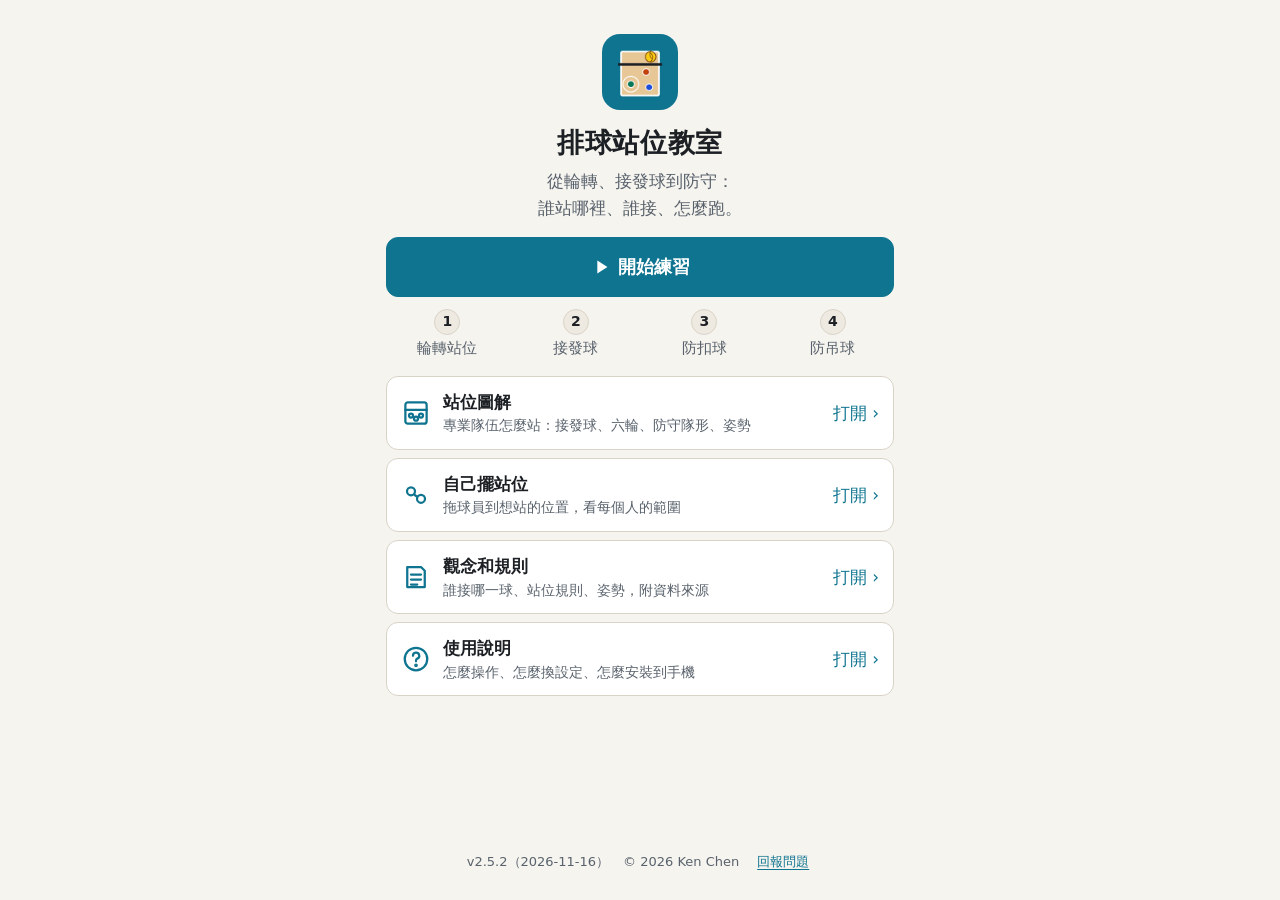
<file: index.html>
<!DOCTYPE html>
<html lang="zh-Hant">
<head>
<meta charset="utf-8">
<meta name="viewport" content="width=device-width, initial-scale=1, viewport-fit=cover">
<title>排球站位教室</title>
<meta name="description" content="從輪轉、接發球到防扣球、防吊球：誰站哪裡、誰接、怎麼跑。給剛開始打排球的人。">
<meta name="theme-color" content="#f6f4ef" media="(prefers-color-scheme: light)">
<meta name="theme-color" content="#15171b" media="(prefers-color-scheme: dark)">
<meta name="apple-mobile-web-app-capable" content="yes">
<meta name="mobile-web-app-capable" content="yes">
<meta name="apple-mobile-web-app-title" content="排球站位">
<meta property="og:type" content="website">
<meta property="og:title" content="排球站位教室">
<meta property="og:description" content="從輪轉、接發球到防扣球、防吊球：誰站哪裡、誰接、怎麼跑。">
<meta property="og:image" content="https://kenchen0728.github.io/Volleyball-defense/icons/og-image.png">
<meta property="og:url" content="https://kenchen0728.github.io/Volleyball-defense/">
<link rel="manifest" href="manifest.webmanifest">
<link rel="icon" href="icons/favicon-32.png" sizes="32x32" type="image/png">
<link rel="apple-touch-icon" href="icons/apple-touch-icon.png">
<link rel="stylesheet" href="css/app.css">
</head>
<body>

<!-- ===== 開始畫面 ===== -->
<section id="home" class="screen" aria-labelledby="homeTitle">
  <div class="home-inner">
    <div class="home-hero">
      <img src="icons/icon-192.png" alt="" width="76" height="76" class="home-icon">
      <h1 id="homeTitle">排球站位教室</h1>
      <p class="home-sub">從輪轉、接發球到防守：<br>誰站哪裡、誰接、怎麼跑。</p>
    </div>
    <button class="btn btn-primary btn-big" id="btnStart">
      <svg class="bi" viewBox="0 0 24 24" aria-hidden="true"><path d="M8 5l11 7-11 7z"/></svg>開始練習
    </button>
    <ol class="home-steps" aria-label="學習順序">
      <li><b>1</b>輪轉站位</li><li><b>2</b>接發球</li><li><b>3</b>防扣球</li><li><b>4</b>防吊球</li>
    </ol>
    <div class="home-cards">
      <button class="card-link" id="btnDiag">
        <svg class="ci" viewBox="0 0 24 24" aria-hidden="true"><rect x="3.5" y="3.5" width="17" height="17" rx="2"/><path d="M3.5 9.5h17"/><circle cx="8" cy="14" r="1.6"/><circle cx="12" cy="16.5" r="1.6"/><circle cx="16" cy="14" r="1.6"/></svg>
        <span class="cl-text"><b>站位圖解</b><small>專業隊伍怎麼站：接發球、六輪、防守隊形、姿勢</small></span>
        <span class="cl-go">打開 ›</span>
      </button>
      <button class="card-link" id="btnFree">
        <svg class="ci" viewBox="0 0 24 24" aria-hidden="true"><circle cx="8" cy="9" r="3.2"/><circle cx="16" cy="15" r="3.2"/><path d="M11 12l2 1.5"/></svg>
        <span class="cl-text"><b>自己擺站位</b><small>拖球員到想站的位置，看每個人的範圍</small></span>
        <span class="cl-go">打開 ›</span>
      </button>
      <button class="card-link" id="btnKnow">
        <svg class="ci" viewBox="0 0 24 24" aria-hidden="true"><path d="M5 4h11l3 3v13H5z"/><path d="M8 10h8M8 14h8M8 18h5"/></svg>
        <span class="cl-text"><b>觀念和規則</b><small>誰接哪一球、站位規則、姿勢，附資料來源</small></span>
        <span class="cl-go">打開 ›</span>
      </button>
      <button class="card-link" id="btnHelpHome">
        <svg class="ci" viewBox="0 0 24 24" aria-hidden="true"><circle cx="12" cy="12" r="9"/><path d="M9.6 9.4a2.5 2.5 0 1 1 3.4 2.3c-.7.3-1 .8-1 1.5v.6"/><circle cx="12" cy="17" r=".6"/></svg>
        <span class="cl-text"><b>使用說明</b><small>怎麼操作、怎麼換設定、怎麼安裝到手機</small></span>
        <span class="cl-go">打開 ›</span>
      </button>
    </div>
    <footer class="foot">
      <span id="verHome"></span>
      <span class="copy"></span>
      <button class="btn-link" id="btnReport">回報問題</button>
    </footer>
  </div>
</section>

<!-- ===== 主畫面 ===== -->
<section id="main" class="screen" hidden aria-label="站位練習">
  <header class="topbar">
    <button class="btn btn-back" id="btnMainHome">‹ 首頁</button>
    <h1 id="mainTitle" class="topbar-title">輪轉站位</h1>
    <button class="btn btn-icon" id="btnMainHelp" aria-label="這一頁怎麼用">?</button>
  </header>
  <nav class="stepper" id="stepper" aria-label="學習順序">
    <button data-step="rot"><span class="sn">1</span><span class="sl">輪轉</span></button>
    <button data-step="recv"><span class="sn">2</span><span class="sl">接發球</span></button>
    <button data-step="spike"><span class="sn">3</span><span class="sl">防扣球</span></button>
    <button data-step="tip"><span class="sn">4</span><span class="sl">防吊球</span></button>
  </nav>
  <div class="mainwrap">
    <div class="courtbox" id="courtbox">
      <svg id="court" viewBox="-0.45 -3.55 9.9 13.55" preserveAspectRatio="xMidYMid meet" role="img" aria-label="排球場站位圖。上方是對方場地，下方是我們的場地。"></svg>
      <canvas id="court3d" hidden aria-label="立體畫面：點地板可以把球打到那裡"></canvas>
      <canvas id="court3dLabels" hidden aria-hidden="true"></canvas>
      <div class="court-tools">
        <div class="seg seg-view" role="group" aria-label="畫面">
          <button data-view="2d" aria-pressed="true">平面</button><button data-view="3d" aria-pressed="false">立體</button>
        </div>
        <label class="cam-pick" id="camPick" hidden>
          <span class="cam-k">視角</span>
          <select id="camSel">
            <option value="dig">接球的人</option>
            <option value="stand">看台</option>
            <option value="S">舉球員</option>
            <option value="MB">攔中</option>
            <option value="OH1">前排大砲</option>
            <option value="OPP">舉對</option>
            <option value="OH2">後排大砲</option>
            <option value="L">自由</option>
          </select>
        </label>
      </div>
      <div class="legend" id="legend" hidden aria-hidden="true">
        <span class="lg lg-spike">扣球打得到</span><span class="lg lg-tip">只能吊球</span>
      </div>
    </div>
    <div class="panel" id="panel">
      <div class="row row-sit">
        <button class="btn btn-sit" id="btnSit">
          <svg class="bi" viewBox="0 0 24 24" aria-hidden="true"><path d="M4 7h10M18 7h2M4 17h4M12 17h8"/><circle cx="16" cy="7" r="2.2"/><circle cx="10" cy="17" r="2.2"/></svg>
          <span id="sitText" class="sit-v"></span><span class="sit-go">設定 ›</span>
        </button>
        <button class="btn btn-ghost" id="btnFreeToggle" aria-pressed="false" hidden>自己擺</button>
        <button class="btn btn-ghost" id="btnResetFree" hidden>回到隊形</button>
        <button class="btn btn-ghost" id="btnQuiz" aria-pressed="false" hidden>誰接？</button>
      </div>
      <div class="row row-ctl">
        <div class="rotctl" id="rotctl" role="group" aria-label="輪次">
          <button class="btn btn-icon" id="btnRotPrev" aria-label="上一輪">
            <svg viewBox="0 0 24 24" aria-hidden="true"><path d="M8.5 6.5A7 7 0 1 1 5 12" fill="none" stroke="currentColor" stroke-width="2.4" stroke-linecap="round"/><path d="M3.6 3.4l5.4 2.8-3.6 4.6z"/></svg>
            <span class="rot-t">上一輪</span>
          </button>
          <span class="rot-lbl"><b id="rotNum">第 1 輪</b><small id="rotSub">舉在 1 號位</small></span>
          <button class="btn btn-icon" id="btnRotNext" aria-label="下一輪">
            <span class="rot-t">下一輪</span>
            <svg viewBox="0 0 24 24" aria-hidden="true"><path d="M15.5 6.5A7 7 0 1 0 19 12" fill="none" stroke="currentColor" stroke-width="2.4" stroke-linecap="round"/><path d="M20.4 3.4L15 6.2l3.6 4.6z"/></svg>
          </button>
        </div>
        <div class="stepbtns" id="stepbtns" role="group" aria-label="播放控制">
          <button class="btn btn-icon" id="btnPrev" aria-label="上一步">‹</button>
          <button class="btn btn-icon btn-play" id="btnPlay" aria-label="播放">
            <svg viewBox="0 0 24 24" aria-hidden="true" class="ic-play"><path d="M8 5l11 7-11 7z"/></svg>
            <svg viewBox="0 0 24 24" aria-hidden="true" class="ic-pause"><path d="M7 5h4v14H7zM13 5h4v14h-4z"/></svg>
            <svg viewBox="0 0 24 24" aria-hidden="true" class="ic-replay"><path d="M12 5a7 7 0 1 1-6.6 4.7" fill="none" stroke="currentColor" stroke-width="2.4" stroke-linecap="round"/><path d="M3 4.5l2.6 5.4 5-2.7z"/></svg>
          </button>
          <button class="btn btn-icon" id="btnNext" aria-label="下一步">›</button>
        </div>
      </div>
      <div class="capbox">
        <div class="cap-head">
          <span id="stepTitle" class="step-title"></span>
          <button class="btn-link" id="btnDetail">每個人在做什麼 ›</button>
          <button class="btn-link" id="btnHintOk" hidden>知道了</button>
          <span class="quiz-btns" id="quizBtns" hidden><button class="btn-link" id="btnQuizAnim">看動畫</button><button class="btn btn-primary btn-sm" id="btnQuizNext">下一題 ›</button></span>
        </div>
        <div class="capscroll" id="capscroll" tabindex="0">
          <p id="caption" class="caption" aria-live="polite"></p>
          <p id="ruleLine" class="rule-line" hidden></p>
        </div>
      </div>
    </div>
  </div>
</section>

<!-- ===== 觀念和規則 ===== -->
<section id="know" class="screen" hidden aria-labelledby="knowTitle">
  <header class="topbar">
    <button class="btn btn-back" id="btnKnowHome">‹ 首頁</button>
    <h1 id="knowTitle" class="topbar-title">觀念和規則</h1>
    <button class="btn btn-icon" id="btnKnowHelp" aria-label="這一頁怎麼用">?</button>
  </header>
  <div class="know-body">
    <p class="know-lead">這一頁整理 App 用到的規則和根據。標「規則」的是排球比賽規則；標「慣例」的是教練常用的分工，重點是全隊用同一套、接球前喊出來。</p>
    <button class="card-link know-diag" id="btnKnowDiag">
      <svg class="ci" viewBox="0 0 24 24" aria-hidden="true"><rect x="3.5" y="3.5" width="17" height="17" rx="2"/><path d="M3.5 9.5h17"/><circle cx="8" cy="14" r="1.6"/><circle cx="12" cy="16.5" r="1.6"/><circle cx="16" cy="14" r="1.6"/></svg>
      <span class="cl-text"><b>看站位圖解</b><small>接發球、六輪、防守隊形、姿勢的示意圖</small></span>
      <span class="cl-go">打開 ›</span>
    </button>

    <details open>
      <summary>接發球怎麼站</summary>
      <ul>
        <li><b>發球那一刻要照輪轉的順序站</b>：前排要比同一直排的後排靠網（4 比 5、3 比 6、2 比 1）；同一排左右順序不能換（4 在 3 左邊、3 在 2 左邊；5、6、1 也一樣）。只比相鄰的人，所以可以斜著站。發球員一擊球，就可以到處移動。<span class="tag">規則</span></li>
        <li><b>五人 W 型</b>：舉球員以外五個人排成 W，前面三個、後面兩個。USA Volleyball 說明這種站法常給年輕、經驗少的隊伍用，每個人的範圍小；比較靠後面的人負責比較深的球。缺點是接的人多、縫也多。</li>
        <li><b>四人接、三人接</b>：讓攔中（四人）或攔中、舉對（三人）不接，專心準備攻擊。三人接通常是兩個大砲加自由，範圍大，適合比較會接的隊伍。</li>
        <li><b>舉球員躲起來</b>：舉球員不接發球，在後排時躲在前面那個人的後面（只要比她靠後就合法），發球員一擊球就跑到網前。</li>
        <li><b>傳到哪裡</b>：網前中間偏右、離網 1～1.5 公尺。Gold Medal Squared 提到美國女排國家隊的目標離網約 4 英尺（1.2 公尺），很多大學隊放在 5 英尺：離網一點比較不會直接過網。</li>
        <li><b>誰接</b>：發球前講好；兩人之間，離球近、往前或往旁邊移動的人喊「我的」去接，另一個人喊「妳的」讓開、轉身看她接。<span class="tag">慣例</span></li>
        <li><b>發球出界不要碰</b>：腰以上的高度朝妳飛過來的球，常常會出界；碰到了就變成我們的球。</li>
      </ul>
    </details>

    <details>
      <summary>隊上的單舉站法（教練畫的）</summary>
      <ul>
        <li><b>接發球</b>：大多是四個人接：兩個人站在三米線後面一點、兩個人站更後面；前排攔中和舉球員不接。舉球員在 6 號位那一輪只有三個人接（兩個大砲和後排攔中）。</li>
        <li><b>舉球員</b>：在後排時躲在前面那個人的後面，發球員一擊球就跑到網前 2 號位偏中間舉；在前排時沿著網子移過去。</li>
        <li><b>第一波攻擊</b>：先從站的那一邊攻擊，打完再換到固定位置（例如舉球員在 1 號位那一輪，前排的舉對和大砲第一波打完再交換）。</li>
        <li><b>我們發球</b>：發球前先站到方便換位的地方，發球一出手就換：舉球員到 2 號位、舉對到 1 號位、大砲到 4 號位、攔中到 3 號位，自由守 5 號位、後排大砲守 6 號位。</li>
        <li><b>後排攔中發球時</b>：自由還不能換上來，攔中發完球守 6 號位，後排大砲到 5 號位。</li>
        <li><b>防守</b>：舉球員和舉對都不攔網，只有大砲和攔中攔。舉球員一律守 2 號位，接 2 號位前面的短球、吊球；比較長的球給後面 1 號位的舉對。有自由時大砲守 6 號位、自由守 5 號位的斜線；沒有自由時攔中守 6 號位、大砲守 5 號位。</li>
        <li><b>攔網不一定攔得死</b>：球打到攔網的手常常變成慢慢掉下來的小球，後面的人要往前撲。App 的設定「攔網碰到球的時候」可以選碰手變小球、攔死、沒攔到。</li>
      </ul>
      <p class="note">App 的「1 輪轉」按播放，可以看我們發球時怎麼換位；「2 接發球」選「隊上的站法」，就是這裡的接發球。站位圖解也有六輪的圖。</p>
    </details>

    <details>
      <summary>準備姿勢和移動</summary>
      <ul>
        <li><b>接發球準備</b>：兩腳比肩膀寬一點，膝蓋彎，重心在前腳掌，面向發球員；雙手前臂（平台）要轉向舉球員。（Volleyball Canada）</li>
        <li><b>腳要不要一前一後</b>：教練看法不一樣，很多人習慣右腳稍微在前，也有人兩腳平行。Coaching Volleyball 認為照自己舒服的方式就好，最重要的是平台的方向要對準目標。</li>
        <li><b>先到球的後面再停</b>：近的用側併步，遠的先用交叉步跑。停的時候兩腳煞車，<b>靠近目標的那隻腳在前面</b>，重心移到前腳。（Volleyball Ireland）</li>
        <li><b>防扣球</b>：比接發球更低、更寬，雙手放在身體前面；對方擊球前用小跳步停住，往哪邊都能馬上動。往球的方向移動時，靠近球的那隻腳先跨、另一隻腳推。（Volleyball Canada、Volleyball Ireland）</li>
        <li><b>扣球很快</b>：球不是朝妳的身體來就要移動；就算朝妳來，也要往前踩一步迎球，球才不會太低。<span class="tag">慣例</span></li>
        <li><b>吊球比較慢</b>：看到對方手放軟就往前衝，壓低身體用雙手前臂托高，來不及就單手撈。</li>
      </ul>
    </details>

    <details data-coach>
      <summary>進攻系統：單舉、雙輔舉、雙舉</summary>
      <ul>
        <li><b>單舉（5-1）</b>：一位舉球員六輪都舉。她在後排時，前排有三個攻擊手；她在前排時只剩兩個。</li>
        <li><b>雙輔舉（6-2）</b>：兩位舉球員對角站。在後排的那位插上舉球，在前排的那位當舉對攻擊，所以前排一直有三個攻擊手。</li>
        <li><b>雙舉（4-2）</b>：兩位舉球員對角站。在前排的那位舉球，後排的那位當一般防守；前排只有兩個攻擊手，但舉球員本來就在網前，比較簡單。</li>
        <li>App 的「設定 → 進攻系統」可以隨時切換，輪轉和接發球站位會跟著改。</li>
      </ul>
    </details>

    <details>
      <summary>誰接哪一球（防守用的五條）</summary>
      <ol class="rules">
        <li><b>吊球：交給這個隊形負責吊球的人。</b>後中靠前是跟進的人；邊上的人往前是攔網那一側往前的後排；後中靠後是 1 號位（或 5 號位）看到吊球往前；攔網那一側的前排沒有攔網時（例如只有攔中攔），就是她退下來守。<span class="tag">慣例</span></li>
        <li><b>球只在一個人的範圍裡：她接。</b></li>
        <li><b>兩個人都接得到：離球最近的人接，往前或往旁邊移動優先，往後退最難。</b>所以「短的給離攻擊手近的人、深的給遠的人」；沒接的人站到她後面保護。<span class="tag">慣例</span></li>
        <li><b>舉球員也接得到時，讓旁邊的人接。</b>舉球員能不接第一球就不接，她要留著舉第二球；只有她接得到才由她接。<span class="tag">慣例</span></li>
        <li><b>沒有人的範圍（空檔）：最近的人衝。</b>常常來不及，代表站位要調整。</li>
      </ol>
      <p class="note">兩人之間誰接，沒有「科學證明」的唯一答案，是教練之間的約定。查到的說法都一樣：距離最近、往前比往後容易的人接，另一個人補位。如果一個人明顯比較會接（例如自由），也可以把她的範圍放大，但要先講好。</p>
    </details>

    <details>
      <summary>攔網陰影、扣球和吊球的範圍</summary>
      <ul>
        <li><b>紅色：扣球打得到的地方</b>。扣球要過網再往下打，所以落點大多在離網 2～3 公尺以後；打斜線比較長，可以落得比較近。</li>
        <li><b>橘色斜線：只能吊球的地方</b>。包括網前扣球打不到的地方，和攔網陰影：攔網手擋住的地方，重扣打不進去，只會有吊球或軟球。攔網的人越多，紅色越少、橘色越多。</li>
        <li>所以後排不要站在陰影裡，要站在陰影兩邊；只有守吊球的人站在攔網後面。</li>
        <li><b>出界球不要碰</b>：站在邊線、底線內側一點。腰以上的高度朝妳飛來的球，通常會出界（除非攔網碰過）。<span class="tag">慣例</span></li>
      </ul>
    </details>

    <details>
      <summary>不夠高、攔不到、來不及的時候</summary>
      <ul>
        <li><b>手過不了網的人要不要攔：</b>教練的看法不一樣。有人主張照攔網的位置做動作，長高後就會攔；比賽時手過不了網，攔網擋不到球，退下來防守比較有用。練習時可以照攔網位置練，比賽時退下來。<span class="tag">慣例</span></li>
        <li><b>沒去攔網的前排：</b>退到離網 3 公尺、離邊線 3 公尺左右（常叫「10×10」，10 英尺約 3 公尺），守吊球。對方從她這一邊打、她又不攔的時候，就站在攔網後面一點守吊球。</li>
        <li><b>攔中不夠高：</b>對方打邊線時，由邊上的人單人攔；攔中退到攔網內側、三米線附近，守中間的吊球和短球。對方打中間時，由旁邊會攔的人到中間攔。</li>
        <li><b>攔中來不及：</b>不要硬跳。晚到的攔網，兩個人中間會留一條縫，對方會往縫裡打。直接退到攔網內側、三米線附近守吊球，比跳了還有縫好。</li>
        <li><b>三個前排都不攔：</b>前排三個人平均分開，離網 1.5～2.4 公尺左右蹲低，不要擋到後排看球；後排站深、站開。</li>
      </ul>
      <p class="note">在 App 的「設定 → 誰會攔網」把不夠高的人取消勾選，就會看到她退到哪裡。</p>
    </details>

    <details>
      <summary>有人去接球時，其他人做什麼（補位）</summary>
      <ul>
        <li><b>最近的人上前接，另一個人跟到她後面保護。</b>球接飛了、從她手臂彈出去，後面的人可以救。</li>
        <li><b>旁邊的人往她空出來的地方移一點。</b>例如邊上的人往前時 1 號位往前守吊球，6 號位就往直線那邊移過去補。</li>
        <li><b>舉球員</b>看到別人接，就往網前的舉球位置跑；<b>攔網的人</b>落地轉身看球；<b>其他人</b>眼睛跟著球、身體轉向球。</li>
        <li><b>球接起來以後</b>大家往前移動（往舉球員、往攻擊手），不要往後退。</li>
      </ul>
    </details>

    <details>
      <summary>大斜線、小斜線、直線：誰負責</summary>
      <ul>
        <li><b>小斜線</b>（很斜、落在網前三米線附近）：沒去攔網的前排（退到三米線、靠邊線）。</li>
        <li><b>大斜線</b>（斜斜打到對角深區）：斜線那一邊的後排。對方大砲從我們右邊打，大斜線會到我們的 5 號位，所以很多隊讓自由守 5 號位。</li>
        <li><b>直線</b>（沿著邊線打）：直線那一邊的後排，站在攔網陰影外面。</li>
        <li><b>打手出界</b>：打在攔網手上飛出去，很難救，靠攔網手型（手往場內轉）減少。</li>
        <li>頂尖女排的數據（2024 世界女排聯賽，2,599 次扣球）：打深球約 31%、直線約 24%、吊球約 18%、斜線約 18%、打手出界約 8%。連頂尖選手都有將近五分之一是吊球，所以一定要有人守吊球。</li>
      </ul>
    </details>

    <details>
      <summary>固定防守位置（專位防守）</summary>
      <p>發球一出手，大家就可以走到自己固定的防守位置，不用照輪轉的號位站。<span class="tag">規則</span> 2025–2028 新規則還規定：發球隊在發球那一刻可以自由站位，接發球隊還是要照輪轉站。</p>
      <ul>
        <li>前排：大砲守 4、攔中守 3、舉對（或前排的舉球員）守 2。</li>
        <li>後排：舉球員（或舉對）守 1，自由守 5（或 6），後排大砲守 6（或 5）。</li>
        <li>為什麼舉球員守 1：離舉球位最近，沒輪到她接就能很快跑去舉。</li>
      </ul>
      <p>接發球的時候，要等第一次攻擊打完、進入防守，才換到固定位置。App 的「2 接發球」最後一步會示範怎麼換。</p>
    </details>

    <details>
      <summary>舉球員（後排）留在網前，可以嗎？</summary>
      <p><b>規則上可以</b>：發球後，後排球員可以站在場上任何地方。<span class="tag">規則</span> 但有兩件事不能做：</p>
      <ul>
        <li>不能攔網：在網子附近、手高過網子去碰對方打過來的球，就算攔網犯規。</li>
        <li>在三米線前面，不能把整顆高過網子的球打過去（不能「二次球直接打過去」）。</li>
      </ul>
      <p><b>好處</b>：每一球都有舉球員在網前等，防起來的球不用很準；她順便守右前的短球、吊球。</p>
      <p><b>代價</b>：舉對要退到 1 號位防守，右邊少一個攻擊點，後排也多一個不習慣防守的人。兩種都可以，在 App 裡選「舉球留網前」跟「後中靠後」比比看。</p>
    </details>

    <details>
      <summary>球接起來之後</summary>
      <ol>
        <li><b>往哪接</b>（隊上的做法）：不管在哪個位置接，都把球接高、往舉球員會跑到的終點送（網前、2 號位偏中間，離網 1 公尺左右），接發球也一樣。舉球員自己接第一球時，改送給從 1 號位跑上來的舉對（輔舉）修正：離網稍微開一點，但不能太開，攔中才打得到。</li>
        <li><b>舉球員</b>：看到別人接，就跑去球下面舉。</li>
        <li><b>舉球員接了第一球</b>：她喊「修正」，由自由或舉對來舉，高高送到 4 號位。自由在三米線前面用手舉的話，攻擊手不能在網子上方打，所以自由用下手舉，或在三米線後面舉。<span class="tag">規則</span></li>
        <li><b>攻擊手</b>：接完球或攔完網，馬上退到起跑點準備助跑。</li>
        <li><b>保護攻擊手</b>：舉球出去後，離攻擊手最近的三個人蹲低靠近，另外兩個站後面一點，球被攔回來才接得到。</li>
        <li><b>回防</b>：球過網後回到基本站位，看對方怎麼舉。</li>
      </ol>
    </details>

    <details>
      <summary>參考資料</summary>
      <ul class="refs">
        <li><a href="https://us.humankinetics.com/blogs/excerpt/volleyball-five-player-serve-receive-beneficial-for-less-experienced-teams" target="_blank" rel="noopener">USA Volleyball（Human Kinetics）：Five-player serve-receive</a>（五人 W 型）</li>
        <li><a href="https://hoopsking.com/blogs/default-blog/volleyball-serve-receive-drills-formations" target="_blank" rel="noopener">Hoopsking：Volleyball serve receive formations</a>（五人、三人接）</li>
        <li><a href="https://www.sportplan.net/drills/Volleyball/trends/serve-receive-passing-systems-2025-01.jsp" target="_blank" rel="noopener">Sportplan：Serve receive systems</a>（三人、W、U 型）</li>
        <li><a href="https://goldmedalsquared.com/?p=7542" target="_blank" rel="noopener">Gold Medal Squared：Passing targets</a>（傳球目標離網多遠）</li>
        <li><a href="https://coachingvb.com/setter-start-position-and-the-passing-target/" target="_blank" rel="noopener">Coaching Volleyball：Setter start position and the passing target</a></li>
        <li><a href="https://coachingvb.com/propper-volleyball-passing-body-foot-positioning" target="_blank" rel="noopener">Coaching Volleyball：Passing body and foot positioning</a>（腳要不要一前一後）</li>
        <li><a href="https://volleyball.ca/uploads/Development/Coach/Skills/One_page_desc./DEV/English/Basic_Passing_for_e_module_skill_description.pdf" target="_blank" rel="noopener">Volleyball Canada：Basic passing</a>（接球準備姿勢）</li>
        <li><a href="https://volleyball.ca/uploads/Development/Coach/Skills/One_page_desc./DEV/English/Defense_Basic_for_e_module_skill_description_copy.pdf" target="_blank" rel="noopener">Volleyball Canada：Basic defense</a>（小跳步）</li>
        <li><a href="https://www.volleyballireland.com/wp-content/uploads/2020/12/LTPD-Pass-card.pdf" target="_blank" rel="noopener">Volleyball Ireland：Pass card</a>（煞車步、靠近目標的腳在前）</li>
        <li><a href="https://www.volleyballireland.com/wp-content/uploads/2020/12/LTPD-Defence-card.pdf" target="_blank" rel="noopener">Volleyball Ireland：Defence card</a>（往球的方向跨步）</li>
        <li><a href="https://coachesinsider.com/volleyball/defense-getting-out-of-our-own-way" target="_blank" rel="noopener">Coaches Insider：Defense, getting out of our own way</a>（小跳步的時機）</li>
        <li><a href="https://coachingvb.com/whose-ball-seam-responsibilities" target="_blank" rel="noopener">Coaching Volleyball：Whose ball? Seam responsibilities</a>（兩人之間誰接）</li>
        <li><a href="https://coachesinsider.com/volleyball/positioning-defensively-as-a-team-article" target="_blank" rel="noopener">Coaches Insider / Human Kinetics：Positioning defensively as a team</a>（縫隙、出界球、站位距離）</li>
        <li><a href="https://coachesinsider.com/volleyball/digging-tactics" target="_blank" rel="noopener">Coaches Insider：Digging tactics</a>（防起來往哪送、沒攔網的前排守哪裡）</li>
        <li><a href="https://coachesinsider.com/volleyball/effectively-using-the-libero/" target="_blank" rel="noopener">Coaches Insider：Effectively using the libero</a>（舉球員接第一球時誰舉）</li>
        <li><a href="https://coachingvb.com/hitter-coverage-strategy" target="_blank" rel="noopener">Coaching Volleyball：Hitter coverage strategy</a>（保護攻擊手）</li>
        <li><a href="https://goldmedalsquared.com/post/volleyball-terms" target="_blank" rel="noopener">Gold Medal Squared：Volleyball terms</a>（沒去攔網的人站 10×10、三人都不攔時怎麼站）</li>
        <li><a href="https://www.theartofcoachingvolleyball.com/should-kids-block-before-they-can-block/" target="_blank" rel="noopener">The Art of Coaching Volleyball：Should kids block before they can block?</a></li>
        <li><a href="https://www.theartofcoachingvolleyball.com/defense-for-beginners-focus-on-the-first-step/" target="_blank" rel="noopener">The Art of Coaching Volleyball：Defense for beginners, the first step</a></li>
        <li><a href="https://usavolleyball.org/resource/staying-square-to-the-volleyball-net-while-blocking-five-steps/" target="_blank" rel="noopener">USA Volleyball：Staying square to the net while blocking</a>（兩個攔網中間的縫）</li>
        <li><a href="https://volleyballvault.com/volleyball-base-positions/" target="_blank" rel="noopener">Volleyball Vault：Base positions</a>（基本站位、舉球員守 1 號位）</li>
        <li><a href="https://www.theartofcoachingvolleyball.com/up-defense/" target="_blank" rel="noopener">The Art of Coaching Volleyball：Man up（後中靠前／心跟進）</a></li>
        <li><a href="https://www.nbcolympics.com/news/volleyball-101-rules" target="_blank" rel="noopener">Volleyball 101 rules</a>（後排不能攔網、後排在前區的攻擊限制）</li>
        <li><a href="https://www.ctusf.org.tw/upload/news/20250930120612_2.pdf" target="_blank" rel="noopener">2025～2028 新增、修訂中文排球規則</a>（7.4、7.4.4 站位）</li>
        <li><a href="https://www.frontiersin.org/articles/10.3389/fspor.2025.1630870/full" target="_blank" rel="noopener">Sitti &amp; Rangubhet（2025）女排扣球類型分析</a>（2024 世界女排聯賽數據）</li>
      </ul>
    </details>
    <footer class="foot foot-know"><span id="verKnow"></span><span class="copy"></span></footer>
  </div>
</section>

<!-- ===== 設定（手機直放從下面出來，橫放和大螢幕從右邊出來；都不加遮罩） ===== -->
<div class="sheet" id="sitSheet" role="dialog" aria-modal="false" aria-labelledby="sitTitle" hidden>
  <div class="sheet-grab" aria-hidden="true"><span></span></div>
  <div class="sheet-head"><h2 id="sitTitle">設定</h2><button class="btn btn-text" data-close>完成</button></div>
  <div class="sheet-body" id="sitSheetBody">
    <div id="sitForm" class="sitform">
      <fieldset class="coach-only">
        <legend>進攻系統</legend>
        <div class="chips" data-key="system">
          <button data-v="51">單舉 5-1</button><button data-v="62">雙輔舉 6-2</button><button data-v="42">雙舉 4-2</button>
        </div>
        <p class="hint-line" id="sysDesc"></p>
      </fieldset>
      <fieldset class="coach-only">
        <legend>接發球隊形</legend>
        <div class="chips" data-key="recv">
          <button data-v="team">隊上的站法</button><button data-v="w5">五人 W</button><button data-v="p4">四人</button><button data-v="p3">三人</button>
        </div>
        <p class="hint-line" id="recvDesc"></p>
      </fieldset>
      <fieldset>
        <legend>自由球員</legend>
        <div class="chips" data-key="useLib">
          <button data-v="true">有自由</button><button data-v="false">沒有（後排攔中自己接）</button>
        </div>
      </fieldset>
      <fieldset class="coach-only">
        <legend>防守隊形</legend>
        <div class="chips" data-key="formation">
          <button data-v="ours">舉球留網前（隊上）</button><button data-v="up">後中靠前</button><button data-v="rot">邊上的人往前</button><button data-v="per">後中靠後</button>
        </div>
        <p class="hint-line" id="formDesc"></p>
      </fieldset>
      <fieldset class="coach-only">
        <legend>誰會攔網（可以複選，不夠高的人取消）</legend>
        <div class="chips chips-multi">
          <button data-k="canOH">大砲</button><button data-k="canMB">攔中</button><button data-k="canR" id="chipR">舉對</button>
        </div>
        <p class="hint-line" id="blockDesc"></p>
      </fieldset>
      <fieldset>
        <legend>攔網碰到球的時候</legend>
        <div class="chips" data-key="blockRes">
          <button data-v="soft">碰手變小球</button><button data-v="kill">攔死</button><button data-v="miss">沒攔到</button>
        </div>
        <p class="hint-line" id="blockResDesc"></p>
      </fieldset>
      <fieldset class="coach-only">
        <legend>攔中跟得上邊線嗎</legend>
        <div class="chips" data-key="mbLate">
          <button data-v="0">跟得上</button><button data-v="1">來不及</button>
        </div>
      </fieldset>
      <fieldset class="coach-only">
        <legend>自由固定守</legend>
        <div class="chips" data-key="libero">
          <button data-v="5">5 號位</button><button data-v="6">6 號位</button>
        </div>
      </fieldset>
      <fieldset class="coach-only">
        <legend>防守範圍半徑（公尺）</legend>
        <div class="chips" data-key="radius">
          <button data-v="1.2">1.2</button><button data-v="1.6">1.6</button><button data-v="2">2.0</button><button data-v="2.4">2.4</button>
        </div>
      </fieldset>
      <fieldset>
        <legend>對方怎麼扣</legend>
        <div class="chips" data-key="hitStyle">
          <button data-v="mix">每球換</button><button data-v="power">轉身重扣</button><button data-v="wrist">轉手腕</button>
        </div>
        <p class="hint-line" id="hitDesc"></p>
      </fieldset>
      <fieldset>
        <legend>播放速度</legend>
        <div class="chips" data-key="speed">
          <button data-v="normal">正常</button><button data-v="slow">慢</button>
        </div>
      </fieldset>
      <fieldset>
        <legend>播放方式</legend>
        <div class="chips" data-key="flow">
          <button data-v="flow">連續（像比賽）</button><button data-v="step">每一步停下來</button>
        </div>
        <p class="hint-line" id="flowDesc"></p>
      </fieldset>
      <fieldset>
        <legend>隊員名字（可以不填）</legend>
        <div class="chips" id="nameShow">
          <button data-v="role">圓點寫角色</button><button data-v="name">圓點寫名字</button>
        </div>
        <div class="name-grid" id="nameGrid"></div>
        <p class="hint-line">大砲 1、攔中 1 是輪轉順序排在前面的那位（舉球後面第一個大砲、第一個攔中）。名字只存在這支手機。圓點最多顯示 3 個字。</p>
      </fieldset>
      <fieldset>
        <legend>給誰用</legend>
        <div class="chips" id="modeChips">
          <button data-v="team">隊員版（簡單）</button><button data-v="coach">教練版（全部功能）</button>
        </div>
        <p class="hint-line" id="modeDesc"></p>
        <button class="btn btn-ghost coach-only" id="btnShareTeam">傳隊員版連結給隊員</button>
      </fieldset>
    </div>
  </div>
</div>

<!-- ===== 每個人在做什麼 ===== -->
<div class="sheet" id="detSheet" role="dialog" aria-modal="false" aria-labelledby="detTitle" hidden>
  <div class="sheet-grab" aria-hidden="true"><span></span></div>
  <div class="sheet-head"><h2 id="detTitle">每個人在做什麼</h2><button class="btn btn-text" data-close>關閉</button></div>
  <div class="sheet-body">
    <ul class="tasks" id="detList"></ul>
    <button class="card-link det-stance" id="btnStance">
      <svg class="ci" viewBox="0 0 24 24" aria-hidden="true"><circle cx="12" cy="4.5" r="2"/><path d="M12 7v6l-3 3 1 4M12 13l3 3-1 4M8 10l4-1 4 1"/></svg>
      <span class="cl-text"><b>準備姿勢和步法</b><small>怎麼站、哪隻腳在前、怎麼移動（圖解）</small></span>
      <span class="cl-go">打開 ›</span>
    </button>
  </div>
</div>

<!-- ===== 使用說明、站位圖解 ===== -->
<div class="overlay" id="help" role="dialog" aria-modal="true" aria-labelledby="helpTitle" hidden>
  <div class="ov-card" id="helpCard">
    <div class="sheet-grab" aria-hidden="true"><span></span></div>
    <header class="ov-head">
      <button class="btn btn-back" id="helpBack">‹ 目錄</button>
      <h2 id="helpTitle">使用說明</h2>
      <button class="btn btn-text" id="helpClose">關閉</button>
    </header>
    <div class="ov-body">
      <div id="helpToc" class="help-toc"></div>
      <div id="helpTopic" class="help-topic" hidden>
        <div class="cards-viewport" id="helpViewport"><div class="cards-track" id="helpTrack"></div></div>
        <div class="cards-nav">
          <button class="btn btn-ghost" id="helpPrev">‹ 上一張</button>
          <span id="helpCount" class="help-count"></span>
          <button class="btn btn-primary" id="helpNext">下一張 ›</button>
        </div>
      </div>
    </div>
    <p class="ov-foot" id="verHelp"></p>
  </div>
</div>

<!-- ===== 回報問題 ===== -->
<div class="overlay" id="report" role="dialog" aria-modal="true" aria-labelledby="reportTitle" hidden>
  <div class="ov-card ov-small">
    <div class="sheet-grab" aria-hidden="true"><span></span></div>
    <header class="ov-head"><span></span><h2 id="reportTitle">回報問題</h2><button class="btn btn-text" data-close>關閉</button></header>
    <div class="ov-body report-body">
      <p>遇到問題或有建議，請截圖（畫面上要看得到版本號）傳給教練。</p>
      <p>目前版本：<b id="verReport"></b></p>
      <p class="small">這個 App 目前只給教練帶的球隊練習使用。</p>
    </div>
  </div>
</div>

<div class="toast" id="toast" role="status" hidden><span id="toastText"></span><button class="btn-link" id="toastAct" hidden></button></div>

<script src="js/rotation.js" defer></script>
<script src="js/render3d.js" defer></script>
<script src="js/gl3d.js" defer></script>
<script src="js/diagrams.js" defer></script>
<script src="js/app.js" defer></script>
</body>
</html>
</file>
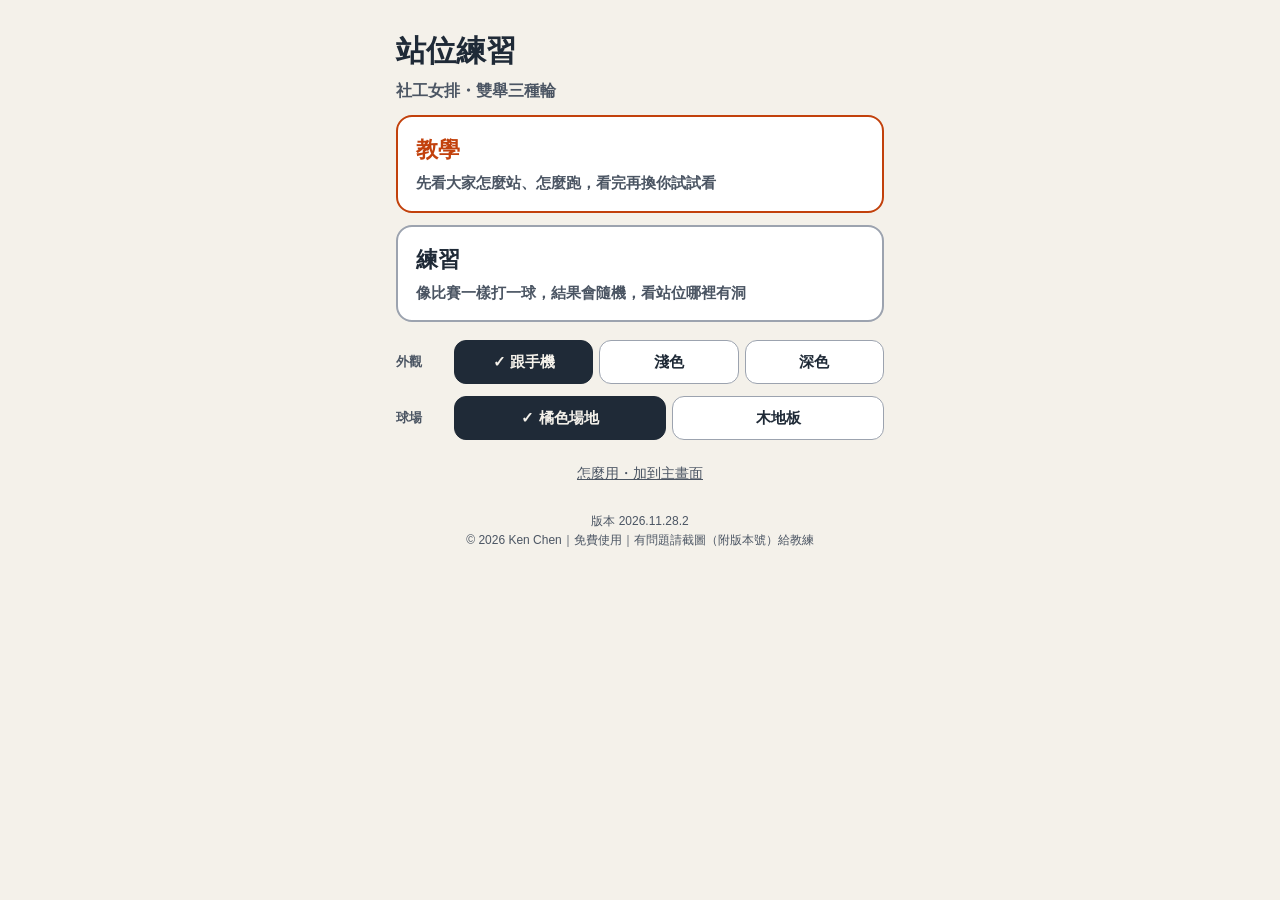
<file: lineup/index.html>
<!DOCTYPE html>
<html lang="zh-Hant">
<head>
<meta charset="utf-8">
<meta name="viewport" content="width=device-width, initial-scale=1, viewport-fit=cover">
<title>站位練習</title>
<meta name="description" content="社工女排站位練習：教學模式一步一步問你要去哪，練習模式像比賽一樣打一球，雙舉三種輪。">
<meta name="theme-color" content="#1f4e8c">
<link rel="manifest" href="manifest.webmanifest">
<link rel="icon" href="icons/favicon-32.png" sizes="32x32">
<link rel="apple-touch-icon" href="icons/apple-touch-icon.png">
<meta name="apple-mobile-web-app-capable" content="yes">
<meta name="apple-mobile-web-app-title" content="站位練習">
<style>
:root{--fb:#1d6fb8;--lr:#b45309;--bg:#f4f1ea;--card:#fff;--ink:#1f2a37;--ink2:#4b5563;--line:#e5e7eb;--line2:#9ca3af;--acc:#c2410c;--acc-ink:#fff;--soft:#f3f4f6;--court:#f1e2cb;--cline:#3b3328;--opp:#ebe5db;--bad:#b91c1c;--ok:#15803d;--hl:#0369a1}
@media (prefers-color-scheme:dark){:root:not([data-theme=light]){--fb:#5aa2e6;--lr:#e0873a;--bg:#111418;--card:#1c2128;--ink:#eef0f3;--ink2:#b4bcc6;--line:#2d343d;--line2:#6b7280;--acc:#f07a3e;--acc-ink:#1a0d05;--soft:#252b33;--court:#1f3140;--cline:#c9d3dc;--opp:#1a242c;--bad:#f87171;--ok:#4ade80;--hl:#38bdf8}}
:root[data-theme=dark]{--fb:#5aa2e6;--lr:#e0873a;--bg:#111418;--card:#1c2128;--ink:#eef0f3;--ink2:#b4bcc6;--line:#2d343d;--line2:#6b7280;--acc:#f07a3e;--acc-ink:#1a0d05;--soft:#252b33;--court:#1f3140;--cline:#c9d3dc;--opp:#1a242c;--bad:#f87171;--ok:#4ade80;--hl:#38bdf8}
.home{max-width:520px;margin:0 auto;padding:calc(28px + env(safe-area-inset-top)) max(16px,env(safe-area-inset-right)) calc(16px + env(safe-area-inset-bottom)) max(16px,env(safe-area-inset-left));display:flex;flex-direction:column;gap:12px}
.home .ht{font-size:30px;font-weight:900}
.home .hs{color:var(--ink2);margin-top:-8px;font-weight:700}
.home .card{display:flex;flex-direction:column;align-items:flex-start;gap:4px;text-align:left;padding:16px 18px;border-radius:16px;border:2px solid var(--line2);background:var(--card);min-height:92px}
.home .card b{font-size:22px;font-weight:900}.home .card span{color:var(--ink2);font-size:15px;font-weight:600}
.home .card.pri{border-color:var(--acc)}.home .card.pri b{color:var(--acc)}
.lnk{background:none;border:none;text-decoration:underline;min-height:44px;color:var(--ink2);font-size:14px}
*{box-sizing:border-box;margin:0;padding:0}
[hidden]{display:none!important}
html,body{min-height:100%}
body{font-family:-apple-system,BlinkMacSystemFont,"PingFang TC","Noto Sans TC","Microsoft JhengHei",sans-serif;background:var(--bg);color:var(--ink);font-size:16px;line-height:1.55;-webkit-text-size-adjust:100%}
button{font:inherit;color:inherit;cursor:pointer}
.app{max-width:1100px;margin:0 auto;padding:calc(6px + env(safe-area-inset-top)) max(12px,env(safe-area-inset-right)) calc(10px + env(safe-area-inset-bottom)) max(12px,env(safe-area-inset-left));display:flex;flex-direction:column;gap:8px}
.hd{display:flex;align-items:center;gap:8px}
.hd h1{font-size:20px;font-weight:900;flex:1;min-width:0;white-space:nowrap;overflow:hidden;text-overflow:ellipsis}
.btn{display:inline-flex;align-items:center;justify-content:center;gap:6px;min-height:44px;padding:0 12px;border-radius:12px;border:1.5px solid var(--line2);background:var(--card);font-weight:700;font-size:15px;white-space:nowrap}
.btn.pri{background:var(--acc);border-color:var(--acc);color:var(--acc-ink)}
.btn[disabled]{opacity:.45;cursor:default}
.btn.ic{width:44px;padding:0;font-size:18px}
.seg{display:flex;gap:6px;flex-wrap:wrap}
.seg .btn{flex:1 1 0;min-width:0;padding:0 6px}
.seg .btn[aria-pressed=true]{background:var(--ink);color:var(--bg);border-color:var(--ink)}
.hd .seg{flex:0 0 auto;flex-wrap:nowrap}
.hd .seg .btn{flex:0 0 auto;min-width:60px;padding:0 10px}
.lbl{font-size:13px;color:var(--ink2);font-weight:700;margin-bottom:2px}
#opt{display:flex;flex-direction:column;gap:6px}
.row{display:flex;gap:6px;align-items:center}
.row .rl{flex:0 0 auto;font-size:13px;font-weight:800;color:var(--ink2);min-width:52px;line-height:1.25}
.row .seg{flex:1;min-width:0}
.row > .btn{flex:1;min-width:0}
.main{display:flex;flex-direction:column;gap:8px}
.courtbox{display:flex;justify-content:center;background:var(--card);border:1px solid var(--line);border-radius:16px;padding:6px}
#court{display:block;width:100%;height:auto;max-height:max(170px,calc(100dvh - 420px));touch-action:none;user-select:none;-webkit-user-select:none}
.side{display:flex;flex-direction:column;gap:8px}
.cap{background:var(--card);border:1px solid var(--line);border-left:6px solid var(--acc);border-radius:14px;padding:8px 12px;min-height:64px;font-size:15px}
.cap .do{font-size:17px;font-weight:900;line-height:1.4;margin:1px 0 2px}
.cap .cs{color:var(--ink2);font-size:15px}
.cap .no{font-size:13px;color:var(--ink2);font-weight:800}
.cap ul{padding-left:18px;margin-top:2px}.cap li{margin:1px 0}
.cap .bad{color:var(--bad);font-weight:700}
.cap .ok{color:var(--ok);font-weight:800}
.cap .fb{color:var(--fb);font-weight:800}.cap .lr{color:var(--lr);font-weight:800}
.ctl{display:flex;gap:6px;flex-wrap:wrap}
.ctl .btn{flex:1 1 0;min-width:72px;white-space:normal;line-height:1.2;padding:4px 8px}
.ctl .btn.play{flex:1.4 1 0}
.ctl .btn.ic2{flex:0 0 44px;min-width:44px;padding:0;font-size:22px}
.foot{text-align:center;font-size:12px;color:var(--ink2);padding:4px 0 2px}
.foot button{background:none;border:none;text-decoration:underline;min-height:44px;font-size:13px;color:var(--ink2)}
#court{--in:#e2894a;--out:#2f8a73;--cl:#fff;--net:#1f2937;--wood:0}
#court.wood{--in:#d9a066;--out:#c4894f;--wood:1}
:root[data-theme=dark] #court{--in:#8a4a22;--out:#1d4a40;--net:#e5e7eb}
:root[data-theme=dark] #court.wood{--in:#5a3c22;--out:#4a311c}
@media (prefers-color-scheme:dark){:root:not([data-theme=light]) #court{--in:#8a4a22;--out:#1d4a40;--net:#e5e7eb}:root:not([data-theme=light]) #court.wood{--in:#5a3c22;--out:#4a311c}}
.pl .sh{stroke:#111;stroke-width:1.5}
.pl.bad .sh{stroke:var(--bad);stroke-width:4}
.pl.bad circle.b{stroke:var(--bad);stroke-width:5}
.pl text{font-weight:900;font-size:13px;fill:#fff;stroke:#111;stroke-width:3.5;paint-order:stroke;pointer-events:none}
.tag rect{fill:var(--card);stroke:var(--cline);stroke-width:1.2}
.tag text{font-size:14px;font-weight:800;fill:var(--ink)}
.hint{pointer-events:none}
.hlp{transform-box:fill-box;transform-origin:center;animation:pulse 1.2s ease-out infinite}
@keyframes pulse{0%{transform:scale(1);opacity:.85}100%{transform:scale(1.55);opacity:0}}
@media (prefers-reduced-motion:reduce){.hlp{animation:none;opacity:0}}
.drag .pl,.drag #srv{cursor:grab}
dialog{margin:auto;border:none;border-radius:16px;padding:16px 18px;max-width:min(460px,92vw);background:var(--card);color:var(--ink)}
dialog::backdrop{background:rgba(0,0,0,.45)}
dialog h2{font-size:18px;margin-bottom:6px}
dialog ol{padding-left:20px}dialog li{margin:4px 0}
.upd{position:fixed;left:50%;transform:translateX(-50%);top:calc(10px + env(safe-area-inset-top));z-index:50;background:var(--ink);color:var(--bg);border:none;border-radius:999px;min-height:44px;padding:0 18px;font-weight:800;white-space:nowrap}
:focus-visible{outline:3px solid var(--acc);outline-offset:2px}
@media (max-height:700px) and (orientation:portrait){.app{gap:6px}.cap .do{font-size:16px}}
/* 寬畫面、手機橫放：球場在左邊，選項、說明、按鈕都在右邊一欄 */
@media (min-width:600px) and (min-aspect-ratio:4/5), (max-height:520px) and (orientation:landscape){
  .app{display:grid;grid-template-columns:auto minmax(0,1fr);grid-template-rows:auto auto auto 1fr;column-gap:12px;row-gap:8px;align-items:start}
  .hd{grid-column:1/-1;grid-row:1}
  .rot{grid-column:2;grid-row:2}
  #opt{grid-column:2;grid-row:3}
  .main{display:contents}
  .courtbox{grid-column:1;grid-row:2/span 3;align-self:start}
  .side{grid-column:2;grid-row:4;min-width:0}
  #court{width:auto;height:min(calc(100dvh - var(--top,200px) - 26px),calc((min(100vw,1100px) - 380px)*1.152));max-height:none;min-height:0}
}
@media (max-height:520px) and (orientation:landscape){
  #court{height:calc(100dvh - var(--top,120px) - 14px)}
  .app{padding-top:4px;padding-bottom:4px;row-gap:6px}
}
</style>
</head>
<body>
<div class="home" id="home">
  <h1 class="ht">站位練習</h1>
  <p class="hs">社工女排・雙舉三種輪</p>
  <button class="card pri" data-a="go:teach"><b>教學</b><span>先看大家怎麼站、怎麼跑，看完再換你試試看</span></button>
  <button class="card" data-a="go:game"><b>練習</b><span>像比賽一樣打一球，結果會隨機，看站位哪裡有洞</span></button>
  <div class="row" style="margin-top:6px"><span class="rl">外觀</span><div class="seg" id="themeSeg"></div></div>
  <div class="row"><span class="rl">球場</span><div class="seg" id="courtSeg"></div></div>
  <button class="lnk" id="help3">怎麼用・加到主畫面</button>
  <div class="foot">版本 <span id="ver2"></span><br>© 2026 Ken Chen｜免費使用｜有問題請截圖（附版本號）給教練</div>
</div>
<div class="app" id="app" hidden>
  <div class="hd"><button class="btn ic" data-a="home" aria-label="回首頁">⌂</button><h1>站位練習</h1><div class="seg" id="modeSeg" role="group" aria-label="模式"></div><button class="btn ic" id="helpBtn" aria-label="怎麼用">?</button></div>
  <div class="row rot"><span class="rl">雙舉，前排<br>舉球員在</span><div class="seg" id="rotSeg"></div></div>
  <div id="opt" hidden></div>
  <div class="main">
    <div class="courtbox"><svg id="court" viewBox="0 235 330 380" role="img" aria-label="球場示意圖：下面是我們，上面是對方"></svg></div>
    <div class="side">
      <div class="cap" id="cap" role="status" aria-live="polite"></div>
      <div class="ctl" id="ctl"></div>
      <div class="foot"><button id="help2">怎麼用・加到主畫面</button><br>站位練習　版本 <span id="ver"></span><br>© 2026 Ken Chen｜免費使用｜有問題請截圖（附版本號）給教練</div>
    </div>
  </div>
</div>
<dialog id="oppDlg">
  <h2>練習：對方怎麼守</h2>
  <div class="lbl">對方防守</div><div class="seg" id="ofSeg"></div>
  <div class="lbl" style="margin-top:10px">對方攔網</div><div class="seg" id="onSeg"></div>
  <p style="margin-top:8px;font-size:14px;color:var(--ink2)">我們攻擊時，對方都照這樣守。對方打過來的球是隨機的。</p>
  <form method="dialog" style="margin-top:12px"><button class="btn pri" style="width:100%">完成</button></form>
</dialog>
<dialog id="help">
  <h2>怎麼用</h2>
  <ol>
    <li>首頁或右上角選<b>教學</b>或<b>練習</b>，上面再選這一輪：前排的舉球員站在 4、3 還是 2 號位。</li>
    <li><b>教學</b>：按「下一步」一步一步看大家怎麼站、怎麼跑（按「自動播」會自己往下走，字多的地方停久一點）。看完按「換你試」，點你打的位置，同一球再跑一次，每到你要動的地方會停下來，把「我」拖到你覺得要去的地方，按「確定」看對不對。</li>
    <li>要點場上的時候，場上會框起來、有手指在點：發球落點、我們要打哪裡、對方打哪裡。上面可以換一傳好壞、舉長攻或二號、對方怎麼攻擊。</li>
    <li><b>練習</b>：先設定對方怎麼守、有幾個人攔網，按「開始」就像比賽一樣打一球，結果會隨機。站位可以先拖人調整；要舉給誰、接噴要修去哪這些地方，會停下來讓你選。</li>
    <li>播放時場上不放字，想知道為什麼，按「為什麼？」。防守時按「誰守哪裡」，看每個人負責哪裡：顏色深的一定是她接，淡的是別人也可以接，紅色是空檔。</li>
    <li>練習的比分只是好玩，這裡不會換輪；要換輪按上面。</li>
  </ol>
  <h2 style="margin-top:10px">加到手機主畫面</h2>
  <ol>
    <li>iPhone：用 Safari 打開 → 分享 → 加入主畫面</li>
    <li>Android：用 Chrome 打開 → 右上角 ⋮ → 加到主畫面</li>
    <li>從 LINE 打開的：先點右上角 ⋯ → 用瀏覽器開啟</li>
  </ol>
  <p style="margin-top:8px;font-size:14px;color:var(--ink2)">跑法照教練的說法畫；跟教練現場講的不一樣時，以教練為準。</p>
  <form method="dialog" style="margin-top:12px"><button class="btn pri" style="width:100%">知道了</button></form>
</dialog>
<script>
"use strict";
const VERSION = "2026.11.28.2";
document.getElementById("ver").textContent = VERSION; document.getElementById("ver2").textContent = VERSION;

/* ===================== 資料 =====================
   座標（公尺）：x 由左到右 0～9；y 是離網子多遠，我們這邊 0～9，對方那邊是負的。
   FS/FM/FO＝前排舉球、攔中、大砲；BS/BM/BO＝後排舉球、自由（後排攔中換自由）、大砲。 */
const NAME = {FS:"舉球",FM:"攔中",FO:"大砲",BS:"舉球",BM:"自由",BO:"大砲"};
const ROLES = ["FS","FM","FO","BS","BM","BO"];
const FRONT = r => r[0]==="F";
const ZC = {4:[1.5,1.5],3:[4.5,1.5],2:[7.5,1.5],5:[1.5,6.0],6:[4.5,6.0],1:[7.5,6.0]};
const FB = [[4,5],[3,6],[2,1]], LR = [[4,3],[3,2],[5,6],[6,1]];
// 接發球站位：照教練畫的三張雙舉圖（後排攔中的位置由自由站）
const ROT = [
 {key:"r4", seg:"4 號位", zone:{FS:4,FM:3,FO:2,BO:5,BM:6,BS:1},
  recv:{FS:[0.85,0.85],FM:[1.2,2.4],FO:[1.75,4.45],BS:[7.6,4.95],BO:[3.2,6.7],BM:[5.9,6.7]}},
 {key:"r3", seg:"3 號位", zone:{FO:4,FS:3,FM:2,BM:5,BS:6,BO:1},
  recv:{FS:[4.95,0.9],FM:[6.2,2.1],FO:[1.5,4.65],BO:[7.6,4.45],BM:[3.2,7.1],BS:[6.0,7.1]}},
 {key:"r2", seg:"2 號位", zone:{FM:4,FO:3,FS:2,BS:5,BO:6,BM:1},
  recv:{FM:[0.8,0.9],FS:[6.6,0.9],FO:[1.7,4.65],BM:[7.4,4.65],BS:[3.2,6.9],BO:[6.0,6.9]}}
];
const PASSERS = ["FO","BS","BO","BM"];          // 前排舉球、攔中不接發球
const T = [6.3,0.9], H = [1.0,0.6];              // 舉球的位置、4 號位攻擊點
const CENTER = [4.2,2.8];                        // 修球最好修到這裡
const BASE = {FO:[1.6,1.7],FM:[4.5,0.85],FS:[7.4,1.7],BO:[1.5,5.7],BM:[4.5,7.4],BS:[7.4,5.9]};  // 回防：大砲 5、自由 6、舉球 1
const BZONE = {FO:4,FM:3,FS:2,BO:5,BM:6,BS:1};
const A = [7.9,-1.0], OSET = [2.7,-0.9];         // 對方 4 號位攻擊點（在我們右邊）、對方舉球的位置
const OPP0 = {o2:[1.5,-1.0],o3:[4.5,-1.0],o4:[7.5,-1.0],o5:[4.5,-6],o6:[7.5,-6]};
const ODB = {o1:[7.6,-6.2],o2:[1.6,-1.4],o3:[4.5,-1.4],o4:[7.4,-1.4],o5:[4.5,-6.8],o6:[1.4,-6.2]};   // 對方發完球、等我們打過去
const OR = {o1:[1.6,-6.2],o2:[1.4,-3.6],o3:[3.4,-0.6],o4:[7.4,-3.4],o5:[4.5,-6.9],o6:[7.4,-6.2]};    // 對方接我們的發球（o3 是舉球員，不接）
const OPASS = ["o1","o2","o4","o5","o6"];
// 攔網：誰攔、其他人守哪裡（暫定，等教練確認）
const BLOCK = {
  M:{seg:"攔中", bl:["FM"],
     def:{FM:[7.3,0.65],FS:[8.2,2.5],FO:[2.5,2.4],BO:[1.3,5.6],BM:[4.9,7.6],BS:[8.2,6.0]},
     tags:{FM:"攔網",FS:"守 2 號位小球",FO:"靠網守小斜線",BO:"守斜線",BM:"守後中",BS:"守直線"},
     cap:"舉球員還不會攔網，先由<b>攔中一個人攔</b>；舉球員守 2 號位的小球。"},
  S:{seg:"舉球員", bl:["FS"],
     def:{FS:[7.5,0.65],FM:[4.6,2.6],FO:[2.5,2.4],BO:[1.3,5.6],BM:[4.9,7.6],BS:[8.2,5.6]},
     tags:{FS:"攔網",FM:"退下來",FO:"靠網守小斜線",BO:"守斜線",BM:"守後中",BS:"守直線"},
     cap:"<b>舉球員一個人攔</b>，攔中退到三米線附近守吊球。"},
  MS:{seg:"兩個人", bl:["FS","FM"],
     def:{FS:[7.6,0.65],FM:[6.35,0.65],FO:[2.5,2.4],BO:[1.3,5.6],BM:[4.9,7.6],BS:[8.2,5.6]},
     tags:{FS:"攔網",FM:"攔網",FO:"靠網守小斜線",BO:"守斜線",BM:"守後中",BS:"守直線"},
     cap:"<b>舉球員和攔中兩個人攔</b>，擋住的範圍比較寬。"},
  N:{seg:"沒人攔", bl:[],
     def:{FM:[5.4,2.9],FS:[8.2,2.5],FO:[2.5,2.4],BO:[1.3,5.6],BM:[4.9,7.6],BS:[8.2,6.0]},
     tags:{FM:"退下來守小球",FS:"守 2 號位小球",FO:"靠網守小斜線",BO:"守斜線",BM:"守後中",BS:"守直線"},
     cap:"<b>攔中來不及就不要硬跳</b>，退到三米線附近守前面的吊球和小球；對方可以直接扣，後面的人要準備好。"}
};
// 對方攔中快攻（教練 11/27）：攔中攔中間；前排兩個往前、往攔中靠守小球；後排兩邊靠三米線；自由留後面補（位置暫擺）
const AM = [4.5,-0.8];
const MIDDEF = {bl:["FM"], def:{FM:[4.5,0.65],FO:[2.7,1.5],FS:[6.3,1.5],BO:[1.6,3.6],BS:[7.4,3.6],BM:[4.5,7.0]},
  tags:{FM:"攔中間",FO:"守攔網旁小球",FS:"守攔網旁小球",BO:"靠三米線",BS:"靠三米線",BM:"後面補"},
  cap:"對方快攻：<b>攔中攔中間</b>；前排兩個人往前、往攔中靠，守攔網旁邊的小球；後排兩邊靠近三米線（快攻的球最快落在那裡）；自由留在後面補。"};
const DUMPS = [["4 號位的小球",[1.4,1.4]],["中間的短球",[4.4,1.6]],["2 號位的小球",[7.6,1.4]],["斜線",[2.6,3.0]]];
const ZCOL = {FS:"#db2777",FM:"#0891b2",FO:"#7c3aed",BS:"#2563eb",BM:"#d97706",BO:"#16a34a"};

// 對方防守：f＝back 後中靠後／up 後中靠前；n＝攔網人數；hx＝我們攻擊手的位置（攔網的人跟著她）
function odef(f, n, hx){
  const bx = Math.max(0.9, Math.min(7.6, hx - 0.1)), o = {};
  o.o2 = n>=1 ? [bx,-0.65] : [Math.max(1.2,hx-0.4), -3.0];
  o.o3 = n>=2 ? [Math.min(8.4,bx+1.0),-0.65] : [Math.min(7.0, hx+2.4), -2.6];
  o.o4 = [7.3,-3.0];
  if(f==="up"){ o.o5 = [Math.max(1.8, Math.min(7.2, hx+1.4)), -3.4]; o.o1 = [0.8,-6.8]; o.o6 = [7.9,-6.8]; }
  else { o.o5 = [4.5,-7.8]; o.o1 = [0.8,-6.0]; o.o6 = [7.8,-6.0]; }
  if(hx > 3 && f==="back") o.o1 = [1.0,-3.2];    // 舉二號時，攔網外側的人往前守小斜線
  return o;
}
const OBLK = n => ["o2","o3"].slice(0,n);

/* ===================== 狀態 ===================== */
const S = {mode:"teach", rot:0, ver:"in", blk:"M", of:"back", on:2, set:"long", tq:"", atype:"spike", rel:"fb", me:"", why:false, slow:false, zones:false,
  srvX:7.5, score:[0,0], serve:"opp", steps:[], step:0, t:1, playing:false, mq:null, mfb:null, adj:null, qdone:new Set(), home:true, court:"two", auto:false, quiz:false, pickMe:false, over:"save", theme:"auto"};
try{ const o = JSON.parse(localStorage.getItem("vblineup-ui")||"{}"); if(o.mode==="game") S.mode="game"; if(o.rot>=0&&o.rot<3) S.rot=o.rot; if(o.ver==="out") S.ver="out"; if(BLOCK[o.blk]) S.blk=o.blk;
  if(o.of==="up") S.of="up"; if([0,1,2].includes(o.on)) S.on=o.on; if(o.set==="two") S.set="two"; if(["spike","tip","lob"].includes(o.atype)) S.atype=o.atype; if(ROLES.includes(o.me)) S.me=o.me; if(o.slow) S.slow=true; if(o.why) S.why=true; if(o.auto) S.auto=true; if(o.court==="wood") S.court="wood"; if(["light","dark"].includes(o.theme)) S.theme=o.theme; }catch(e){}
function saveUI(){ try{ localStorage.setItem("vblineup-ui", JSON.stringify({mode:S.mode,rot:S.rot,ver:S.ver,blk:S.blk,of:S.of,on:S.on,set:S.set,atype:S.atype,me:S.me,slow:S.slow,why:S.why,theme:S.theme,auto:S.auto,court:S.court})); }catch(e){} }

const HINT = {srv:false, tap:false, mv:false};
try{ ["srv","tap","mv"].forEach(k=>HINT[k] = localStorage.getItem("vblineup-hint-"+k)==="1"); }catch(e){}
let hintRaf = 0;
function hintLoop(){
  if(hintRaf) return;
  const sw = G.hintS.querySelector(".sw"), tp = G.hintT.querySelector(".tp"), rg = G.hintT.querySelector(".rg");
  const f = now => {
    if(!HINT.on){ hintRaf = 0; return; }
    const a = (now % 1800) / 1800, b = (now % 1100) / 1100;
    sw.setAttribute("transform", `translate(${(38*Math.sin(a*2*Math.PI)).toFixed(1)} 0)`);
    const press = b < .3 ? b/.3 : b < .55 ? 1 : 1 - (b-.55)/.45;
    tp.setAttribute("transform", `translate(0 ${(4*press).toFixed(1)}) scale(${(1-0.12*press).toFixed(3)})`);
    rg.setAttribute("r", (6 + 22*b).toFixed(1)); rg.setAttribute("opacity", (b<.25 ? 0 : 1-(b-.25)/.75).toFixed(2));
    hintRaf = requestAnimationFrame(f);
  };
  hintRaf = requestAnimationFrame(f);
}
function hintDone(k){ if(HINT[k]) return; HINT[k] = true; try{ localStorage.setItem("vblineup-hint-"+k,"1"); }catch(e){} }

/* ===================== 小工具 ===================== */
const cp = o => JSON.parse(JSON.stringify(o));
const dist = (a,b) => Math.hypot(a[0]-b[0], a[1]-b[1]);
const toward = (a,b,k) => [a[0]+(b[0]-a[0])*k, a[1]+(b[1]-a[1])*k];
const clampP = p => [Math.max(0.3,Math.min(8.7,p[0])), Math.max(0.3,Math.min(8.8,p[1]))];
const clampO = p => [Math.max(0.3,Math.min(8.7,p[0])), Math.max(-8.8,Math.min(-0.3,p[1]))];
const clampS = (p, side) => side > 0 ? clampP(p) : clampO(p);
const stopShort = (a, b, s) => toward(a, b, Math.max(0, 1 - s/Math.max(dist(a,b),0.01)));
// 要跑多遠：往後退比往前、往旁邊難（算 1.6 倍）；side：+1 我們這邊、-1 對方那邊
function diff(from, to, side){ const dx = to[0]-from[0], dy = (to[1]-from[1])*side; return Math.hypot(dx, dy>0 ? dy*1.6 : dy); }
function nearestOf(list, p, pos){ return list.slice().sort((a,b)=>dist(pos[a],p)-dist(pos[b],p))[0]; }
function assign(roles, spots, pos){ const out = {}, left = roles.slice(); spots.forEach(sp=>{ if(!left.length) return; const r = nearestOf(left, sp, pos); out[r] = sp.slice(); left.splice(left.indexOf(r),1); }); left.forEach(r=>out[r] = pos[r].slice()); return out; }
const outOf = (p, side) => p[0] < -0.1 || p[0] > 9.1 || (side>0 ? p[1] > 9.1 : p[1] < -9.1);
const zonePos = R => { const P = {}; ROLES.forEach(r=>P[r]=ZC[R.zone[r]].slice()); return P; };
function recvPos(rot, srvX){ const R = ROT[rot], sh = Math.max(-0.45, Math.min(0.45, (srvX-4.5)*0.13)), o = {}; ROLES.forEach(r=>o[r] = [Math.max(0.3,Math.min(8.7,R.recv[r][0]+sh)), R.recv[r][1]]); return o; }
const oppServe = x => Object.assign({o1:[x,-9.6]}, cp(OPP0));
const roleAtZone = (R, z) => ROLES.find(r=>R.zone[r]===z);
let BMM = false;   // 後排攔中自己發球的那一分：自由的位置寫「攔中」
const nm = r => r[0]==="o" ? "對方的人" : r==="BM" ? (BMM ? "後排攔中" : "自由") : `${FRONT(r)?"前排":"後排"}${r[1]==="S"?"舉球員":NAME[r]}`;
function inPoly(p, poly){ let c = false; for(let i=0,j=poly.length-1;i<poly.length;j=i++){ const [xi,yi]=poly[i],[xj,yj]=poly[j]; if(((yi>p[1])!==(yj>p[1])) && (p[0] < (xj-xi)*(p[1]-yi)/(yj-yi)+xi)) c=!c; } return c; }
function segDist(p, a, b){ const vx=b[0]-a[0], vy=b[1]-a[1], t=Math.max(0,Math.min(1,((p[0]-a[0])*vx+(p[1]-a[1])*vy)/(vx*vx+vy*vy))); return [Math.hypot(a[0]+vx*t-p[0], a[1]+vy*t-p[1]), t, [a[0]+vx*t, a[1]+vy*t]]; }
// 我們這邊的位置名稱（對方從我們的右邊攻擊）
function where(L){ const side = L[0]>7.2 ? "直線" : L[0]<2.3 ? "斜線" : "中間", d = L[1]<3.2 ? "前面" : L[1]>6.6 ? "深處" : ""; return side==="中間" ? (L[1]>6.6?"後中":L[1]<3.2?"前面中間":"場地中間") : (d==="前面" ? (side==="斜線"?"小斜線":"短直線") : side + (d?d:"")); }
function spot(L){ const s = L[0] < 3 ? "左邊" : L[0] > 6 ? "右邊" : "中間", d = Math.abs(L[1]) < 3 ? "前面" : Math.abs(L[1]) > 6 ? "深處" : ""; return s==="中間" && !d ? "場地中間" : s + d; }
// 隨機：每一球有自己的種子，回上一步重選時結果一樣
function rnd(c){ c.seed = (c.seed + 0x6D2B79F5) | 0; let t = c.seed; t = Math.imul(t ^ (t>>>15), t | 1); t ^= t + Math.imul(t ^ (t>>>7), t | 61); return ((t ^ (t>>>14)) >>> 0) / 4294967296; }
const seedOf = L => (Math.round(L[0]*10)*7919 + Math.round(L[1]*10)*104729 + 12345) | 0;

// 攔網擋住的範圍：從攻擊點後面經過攔網的手，一路漸寬到底線（near：只到 4.5 公尺）
function fanP(side, hp, xs, near){ const ap = [hp[0], hp[1] - side*3.5], lo = Math.min(...xs)-0.55, hi = Math.max(...xs)+0.55, y0 = side*0.15, y1 = side*(near?4.5:9);
  const at = (x,y) => ap[0] + (x-ap[0])*(y-ap[1])/(y0-ap[1]); return [[lo,y0],[hi,y0],[at(hi,y1),y1],[at(lo,y1),y1]]; }

/* ===================== 防守判定（兩邊同一套規則） =====================
   1. 攔網擋住的範圍：靠網 → 吊過攔網；比較深 → 扣到攔網（擋回去／碰手出界／碰手變小球）。
   2. 扣球會先經過的人先接：離球路 0.9 公尺內、球落在她後面 1.8 公尺內 → 球打在她身上。
      球落在後排的人後面更遠 → 從她頭上過，她只能用高手擋看看，旁邊的人往球補。
   3. 誰接看要跑多遠：往後退比往前、往旁邊難（算 1.6 倍）；攔網的人剛落地要轉身，不接。
   4. 球過了前排的人、後面還有人：前排的人讓開，後面的人往前接。前面的小球由前面的人夾。
   5. 要跑太遠（扣球、吊球 3.0，高吊 3.2 以上；隊上是初學者，球速不快）→ 空檔，接不到。
   6. 接不接得好看難度：跑越遠越容易接噴（扣球比較快，加 0.8）。 */
function defend(o){
  const side = o.side, pos = o.pos, hp = o.hp, L = o.L, rr = o.rr;
  let type = o.type;
  const bl = (o.bl||[]).filter(k => pos[k] && Math.abs(pos[k][1]) < 1.3);
  const defs = Object.keys(pos).filter(k=>!bl.includes(k));
  const fr = k => Math.abs(pos[k][1]) < 3.2;
  const fanN = bl.length ? fanP(side, hp, bl.map(k=>pos[k][0]), true) : null;
  const inFan = !!fanN && inPoly(L, fanN);
  const tN = Math.abs(hp[1]) / (Math.abs(hp[1]) + Math.abs(L[1]) + 1e-6);
  const hand = [hp[0] + (L[0]-hp[0])*tN, side*0.1];
  if(type==="spike" && inFan && Math.abs(L[1]) < 3.0) type = "tip";
  const res = {side, bl, hand, L:L.slice(), type, C:{}};
  if(type==="spike" && inFan){
    const r = rr();
    if(r < 0.35){ const o2 = defend(Object.assign({}, o, {bl:[], rr})); o2.late = true; o2.why = "攔網的人移動比較慢，<b>來不及跟到</b>，球直接打過去。" + (o2.why||""); return o2; }
    if(r < 0.60) return Object.assign(res, {kind:"blocked"});
    if(r < 0.82) return Object.assign(res, {kind:"tool", out:[hand[0] > 4.5 ? 9.9 : -0.9, side*(4.5 + r*4)]});
    const pop = [Math.max(0.6, Math.min(8.4, hand[0] + 0.6)), side*2.4], k = defs.slice().sort((a,b)=>dist(pos[a],pop)-dist(pos[b],pop))[0];
    return Object.assign(res, {kind:"soft", who:k, at:pop, d:0.5, why:"球碰到攔網的手變慢，很好接。"});
  }
  const C = res.C; defs.forEach(k=>C[k] = diff(pos[k], L, side));
  const byC = defs.slice().sort((a,b)=>C[a]-C[b]);
  let who = byC[0], why = "", at = L.slice(), giveway = null, kind = "dig", body = false;
  if(type==="spike"){
    let best = null;
    defs.forEach(k=>{ const [d,t,q] = segDist(pos[k], hp, L), behind = (L[1]-pos[k][1])*side;
      if(d < 0.9 && t < 0.92 && behind > 0.6 && (behind <= 1.8 || !fr(k)) && (!best || t < best.t)) best = {k, t, q, over: behind > 1.8}; });
    if(best){ who = best.k; at = best.q; body = true;
      if(best.over) kind = "over"; else if(best.k !== byC[0]) why = `球會<b>先經過${nm(best.k)}</b>，所以是她接。`; }
  }
  const pinch = type==="tip" && Math.abs(L[1]) < 3.2;
  if(kind==="dig" && pinch){ const f = defs.filter(fr).sort((a,b)=>C[a]-C[b]); if(f.length && C[f[0]] < 3.5){ who = f[0]; at = L.slice(); body = false; why = "前面的小球由<b>前面的人去夾</b>，後排守好自己後面，不衝到最前面。"; } else why = `前面沒有空的人，${nm(who)}<b>往前衝</b>來接。`; }
  else if(kind==="dig" && !body && fr(who) && (L[1]-pos[who][1])*side > 1.0){
    const back = defs.filter(k=>!fr(k)).sort((a,b)=>C[a]-C[b])[0];
    if(back && C[back] < C[who]*2.6){ giveway = who; who = back; why = `球過了${nm(giveway)}的頭，${nm(giveway)}<b>讓開</b>，後面的${nm(who)}往前接（往前比往後容易）。`; }
  }
  let dd = body ? 0.3 + dist(pos[who], at)*0.5 : C[who];
  if(type==="lob") dd *= 0.7; else if(type==="tip") dd *= 0.85;
  const lim = type==="spike" ? 3.0 : type==="tip" ? 3.0 : 3.2;
  if(kind==="dig" && dd > lim) kind = "miss";
  let helper = null;
  if(kind==="over") why = `平快的球從${nm(who)}頭上過、落在她後面，她來不及退，只能<b>用高手擋看看</b>。這種球其他人來不及補。`;
  if(kind==="miss") why = `這裡離大家都太遠，${nm(who)}要跑約 ${C[who].toFixed(1)} 公尺，來不及。`;
  if(kind==="dig" && !why){ const deepest = defs.every(k=>k===who || (pos[k][1]-pos[who][1])*side < 0.3);
    why = type==="lob" ? `高吊的球在空中比較久，${nm(who)}跑過去來得及。${L[0] > 7.2 && Math.abs(L[1]) > 6.6 ? "直線角落的高球，舉球員來不及退，交給自由。" : ""}` : deepest && (L[1]-pos[who][1])*side > 0 ? `${nm(who)}後面已經沒有人了，<b>一定要擋起來</b>。` : `${nm(who)}離球最近、移動最順，所以是她接。`; }
  const hard = type==="spike" ? 0.8 : type==="tip" ? 0.3 : 0;
  return Object.assign(res, {kind, who, at, why, giveway, helper, d: dd + hard, pinch, body});
}
// 我們防守時大家怎麼動：球一出手大家一起動；吊球節奏一變，大家都往前
function defMoves(r, pos){
  const mv = {}, tags = {}, helpers = [], L = r.L, fr = k => Math.abs(pos[k][1]) < 3.2;
  if(r.who){ mv[r.who] = clampP(r.kind==="miss" ? toward(pos[r.who], r.at, 0.6) : r.kind==="over" ? stopShort(pos[r.who], r.at, 0.2) : stopShort(pos[r.who], r.at, 0.75));
    tags[r.who] = r.kind==="over" ? "高手擋看看" : r.kind==="miss" ? "撲" : "接"; }
  Object.keys(pos).forEach(k=>{
    if(k===r.who) return;
    if(k===r.giveway){ mv[k] = clampP([pos[k][0] + (pos[k][0] > L[0] ? 1.2 : -1.2), pos[k][1]+0.2]); tags[k] = "讓開"; return; }
    if(r.bl.includes(k)){ mv[k] = [pos[k][0], 0.9]; tags[k] = "落地轉身"; return; }
    if(r.type==="tip"){ mv[k] = clampP(fr(k) ? toward(pos[k], L, 0.35) : [pos[k][0], pos[k][1]-1.0]); tags[k] = "往前"; return; }
    if(r.kind==="over"){ mv[k] = clampP(toward(pos[k], L, 0.12)); return; }
    const near = r.C[k] !== undefined && r.who && r.C[k] < (r.C[r.who]||0) + 3.8;
    mv[k] = clampP(toward(pos[k], L, near ? 0.35 : 0.12)); if(near){ tags[k] = "補位"; helpers.push(k); }
  });
  return {mv, tags, helpers};
}
// 一傳、防守好不好（兩邊同一套）：要跑越遠越難
function quality(c, d){ const r = rnd(c), pG = d<1.2?0.78 : d<2.2?0.55 : d<3.0?0.32 : 0.15, pS = d<1.2?0.06 : d<2.2?0.16 : d<3.0?0.34 : 0.55;
  if(r < pG) return "good"; if(r < 1 - pS) return rnd(c) < 0.4 ? "tight" : "wide"; return "shank"; }
// 接噴的方向：看她怎麼移動
function spray(from, at, side){ const dx = at[0]-from[0], dy = (at[1]-from[1])*side;
  if(Math.abs(dx) > Math.abs(dy)*1.2 && Math.abs(dx) > 0.4) return {p:[at[0] + Math.sign(dx)*3.4, at[1] - side*0.8], why:"她往旁邊移，球往那一側噴出去"};
  if(dy > 0.4) return {p:[at[0] + dx*0.3, at[1] + side*3.8], why:"她往後退，球噴得高、噴到後面"};
  return {p:[Math.max(0.6, Math.min(8.4, at[0] + dx*0.3)), side*0.7], why: dy < -0.4 ? "她往前撲，球很短、掉在網前" : "球打在手臂上彈歪，掉在網前"}; }
function legality(pos, R){ const at = {}; for(const r in R.zone) at[R.zone[r]] = r; const out = [];
  FB.forEach(([f,b])=>{ const a = at[f], c = at[b]; if(pos[a][1] + 0.15 > pos[c][1]) out.push({a, c, msg:`${nm(a)}（${f} 號位）要比${nm(c)}（${b} 號位）靠近網子。`}); });
  LR.forEach(([l,r2])=>{ const a = at[l], c = at[r2]; if(pos[a][0] + 0.15 > pos[c][0]) out.push({a, c, msg:`${nm(a)}（${l} 號位）要在${nm(c)}（${r2} 號位）的左邊。`}); });
  return out; }

/* ===================== 一球怎麼打 =====================
   每一段（PH 裡的函式）往 STEPS 加幾步。
   step.q：教學模式，播到這一步之前先問「你要去哪」（她自己的人要動才問）。
   step.ask：這一步播完停下來，等使用者點場上／選一個／調整站位；ask.ctx 是當時的狀態，重選時從這裡重新產生後面。
   step.gen：產生這一步的那一段，改上面的選項時從這裡重新產生。 */
let STEPS = [];
const last = () => STEPS[STEPS.length-1];
const BL = () => ({tags:{}, trail:true, fan:null, ofan:null, frames:false, cap:"", title:"", ballH:0, arrow:false, cam:0, otag:null, via:null, hitMark:null, hl:null, ohl:null, landed:false,
  q:false, qtxt:"", ask:null, end:null, setup:false, tagsOn:false, from:null, noBall:false, noOpp:false, pause:false, defForm:false, recvForm:false, passStep:false, atkStep:false, gen:null});
function first(ch){ const s = Object.assign(BL(), ch); s.pos = cp(ch.pos); s.opp = cp(ch.opp); s.ball = ch.ball.slice(); s.bmM = !!ch.bmM; STEPS.push(s); return s; }
function add(ch){ const p = last(), s = Object.assign(BL(), ch); s.pos = Object.assign(cp(p.pos), cp(ch.pos||{})); s.opp = Object.assign(cp(p.opp), cp(ch.opp||{})); s.ball = (ch.ball || p.ball).slice(); s.bmM = p.bmM; STEPS.push(s); return s; }
const PH = {};
function runPh(name, c, ans){ const k = STEPS.length, snap = cp(c); PH[name](c, ans); if(STEPS[k] && !STEPS[k].gen) STEPS[k].gen = {ph:name, ctx:snap, ans: ans===undefined || ans===null ? null : cp(ans)}; }
function ask(s, a, c){ s.ask = Object.assign(a, {ctx: cp(c)}); }
function finish(c, win){ const s = last(); if(c.mode==="game"){ if(win==="us") c.score[0]++; if(win==="them") c.score[1]++; }
  s.end = {win, score:c.score.slice(), next: win==="us" ? "us" : "opp"}; s.landed = s.landed || !!win; }
function refresh(c){ Object.assign(c, {over:S.over, blk:S.blk, f:S.of, n:S.on, set:S.set, tq:S.tq, atype:S.atype, ver:S.ver, srvX:S.srvX}); }
function teachNext(c){ if(c.defDone){ add({title:"一個來回完成", cap:"接發球 → 攻擊 → 回防 → 攔網防守 → 再攻擊。按「再來一次」換個地方發球。"}); finish(c, null); return; } runPh("oppAttackPrep", c, {}); }

// ---- 教學：選位置 → 前後左右 → 發球員 → 接發球站位
PH.tStart = c => {
  const R = ROT[c.rot];
  first({pos:zonePos(R), opp:oppServe(c.srvX), ball:[c.srvX,-2.4], noBall:true, noOpp:true, setup:true, frames:true, trail:false, rel:true});
  add({setup:true, arrow:true, noBall:true, noOpp:true, trail:false, title:"拖紅色三角形：對方發球員站哪裡", cap:"發球員在對方底線後面，中間的對方場地省略沒畫。"});
  runPh("tRecv", c);
};
PH.tRecv = c => {
  const sd = c.srvX < 3 ? "左邊" : c.srvX > 6 ? "右邊" : "中間";
  const s = add({pos:recvPos(c.rot, c.srvX), arrow:true, noBall:true, noOpp:true, q:true, qtxt:"其他人都站好了。你接發球要站哪裡？", tags:{FS:"不接",FM:"不接"}, tagsOn:true, recvForm:true,
    title:"點我們的場上：發球落在哪裡", cap:`${sd==="中間" ? "發球員在中間，照原本的位置站。" : `發球員在${sd}，大家往${sd}移一點、身體轉向她。`}前排舉球員和攔中不接。`});
  ask(s, {k:"tap", area:"our", go:"tServe", txt:"點一下：發球落在哪裡", rand:"隨便發"}, c);
};
PH.tServe = (c, a) => { c.seed = seedOf(a.L); runPh("serveIn", c, {L:a.L}); };

// ---- 練習：對方發球（先調整站位）／我們發球
PH.gOpp = c => {
  first({pos:recvPos(c.rot, c.srvX), opp:oppServe(c.srvX), ball:[c.srvX,-2.4], noBall:true, noOpp:true, arrow:true, tags:{FS:"不接",FM:"不接"}, recvForm:true,
    title:"對方發球：站好接發球", cap:"可以拖紅色三角形換發球員的位置，也可以拖我們的人調整站位。好了按「開始」。"});
  ask(last(), {k:"adjust", stage:"recv", go:"gServe"}, c);
};
PH.gServe = (c, a) => {
  const bad = legality(a.pos, ROT[c.rot]);
  if(bad.length){ add({noBall:true, noOpp:true, arrow:true, bad:bad, title:"站位犯規，對方得分", cap:`${bad.map(b=>b.msg).join("")}發球那一刻順序顛倒就會被判失分，看的是腳踩的位置。`}); return finish(c, "them"); }
  runPh("serveIn", c, {L:[0.8 + rnd(c)*7.4, 3.4 + rnd(c)*5.2]});
};
PH.gUs = c => {
  const R = ROT[c.rot], P0 = zonePos(R), srvR = roleAtZone(R, 1);
  c.bmM = srvR==="BM"; BMM = c.bmM; c.srvR = srvR;
  P0[srvR] = [ZC[1][0], 8.85];
  first({pos:P0, opp:cp(OR), ball:[ZC[1][0], 8.6], cam:1, bmM:c.bmM, title:"我們發球：點對方的場上，要發哪裡", cap:`發球的是${nm(srvR)}。看對方怎麼站，找人和人中間、或離大家都遠的地方。${c.bmM?"這一輪是後排攔中自己發球，這一分打完才換自由。":""}`});
  ask(last(), {k:"tap", area:"opp", go:"gUsServe", txt:"點一下：要發哪裡", rand:"隨便發"}, c);
};
PH.gUsServe = (c, a) => {
  const L = a.L, opos = last().opp;
  const k = OPASS.slice().sort((x,y)=>diff(opos[x],L,-1)-diff(opos[y],L,-1))[0], d = diff(opos[k], L, -1);
  const base = cp(BASE);
  if(d > 3.2){ add({pos:base, ball:L, ballH:3, cam:1, opp:{[k]:toward(opos[k],L,0.5)}, landed:true, title:"發球得分！", cap:`球落在對方的${spot(L)}，離對方的人都太遠。發完球大家回到防守的位置。`}); return finish(c, "us"); }
  add({pos:base, ball:L, ballH:3, cam:1, opp:{[k]:stopShort(opos[k], L, 0.75)}, ohl:k, otag:[k,"接"], title:"對方接發球", cap:"發完球大家回到防守的位置，看對方接得好不好。"});
  runPh("oppRally", c, {at:L, q:quality(c, d)});
};

// ---- 發球過來：誰接、一傳好不好
PH.serveIn = (c, a) => {
  const s0 = last(), pos = s0.pos, L = a.L, R = ROT[c.rot], B = R.key==="r4" && c.ver==="out";
  const passer = PASSERS.slice().sort((x,y)=>diff(pos[x],L,1)-diff(pos[y],L,1))[0], d = diff(pos[passer],L,1);
  if(d > 3.4){
    add({pos:{[passer]:toward(pos[passer], L, 0.55)}, ball:L.slice(), ballH:3, opp:cp(ODB), landed:true, tags:{[passer]:"撲"}, hl:passer, pause:true,
      title:"沒人接到，對方發球得分", cap:`球落在${spot(L)}，離${nm(passer)}太遠（要跑約 ${d.toFixed(1)} 公尺）。這裡是接發球的空檔，站位可以往這邊補一點。`});
    return finish(c, "them");
  }
  const pl = stopShort(pos[passer], L, 0.75);
  const others = PASSERS.filter(r=>r!==passer).sort((x,y)=>dist(pos[x],pl)-dist(pos[y],pl)).slice(0,2);
  const p2 = {[passer]:pl, FS:T.slice()}, t2 = {[passer]:"接", FS:"跑去舉"};
  others.forEach(r=>{ p2[r] = toward(pos[r], pl, 0.3); t2[r] = "補位"; });
  if(B){ p2.FM = [0.9,3.0]; t2.FM = "留外面"; } else { p2.FM = R.key==="r4" ? [3.6,2.8] : [4.3,2.6]; t2.FM = "往中間"; }
  const verCap = R.key!=="r4" ? "" : B ? "攔中先留外面，等一下打 4 號位。" : "攔中往中間走，要繞開大砲。";
  add({pos:p2, opp:cp(ODB), ball:L.slice(), ballH:3, tags:t2, hl:passer, q:true, qtxt:`球往${spot(L)}飛（${nm(passer)}那邊）。你要去哪？`, passStep:true,
    title:`${nm(passer)}接，旁邊的人補位`, cap:`大家都要動，不要站著看；舉球員跑去網前舉球。${verCap}`});
  const q = c.mode==="teach" && c.tq ? c.tq : quality(c, d);
  runPh("passOut", c, {q, who:passer, from:pos[passer], at:pl, src:"serve"});
};
// 一傳、防守接起來之後：到位／太貼網／太開／接噴
PH.passOut = (c, a) => {
  const R = ROT[c.rot], s0 = last(), pos = s0.pos, teach = c.mode==="teach";
  const B = R.key==="r4" && c.ver==="out" && !c.backDone;
  const outer = c.outer = B ? "FM" : "FO", mid = c.mid = B ? "FO" : "FM";
  const setter = a.who==="FS" ? "BS" : "FS", sp = setter==="BS" ? [5.8,1.3] : T.slice();
  c.setter = setter; c.dug = a.src==="dig" || a.src==="cover" ? a.who : null;   // 接發球、機會球有時間，接完球的攻擊手還是可以打
  const q = a.q==="free" ? "good" : a.q, what = a.src==="serve" ? "一傳到位" : a.src==="free" ? "接起來了" : "防起來了";
  if(q==="good" || (q==="tight" && setter!=="FS")){     // 後排舉球員不能在網上吊，太貼網也當作到位
    const p = {[setter]:sp, [outer]:[0.9,3.4], [mid]:[4.3,3.0]}, tg = {[outer]:"準備攻擊",[mid]:"準備攻擊",[setter]: setter==="BS" ? "衝上來舉" : "舉球"};
    if(setter==="BS"){ p.FS = [7.9,2.2]; tg.FS = "接高後退開"; }
    if(![outer, mid, setter, "FS"].includes(a.who)) p[a.who] = toward(pos[a.who], [4.5,5.5], 0.25);
    add({pos:p, ball:[sp[0], sp[1]+0.2], ballH:2.2, tags:tg, hl:setter, q:true, qtxt:`${what}，球往舉球員飛。你要去哪？`,
      title: setter==="BS" ? `${what}：後排舉球員衝上來舉` : `${what}，攻擊手退出去準備`,
      cap: setter==="BS" ? "前排舉球員接了第一球，原地把球接高就退開；後排舉球員看到就先衝上來舉。" : `球往舉球員飛了，攻擊手才退出去：${NAME[outer]}到左邊三米線外，${NAME[mid]}到中間。${B?"大砲接完球走進中間。":""}`});
    if(teach) return runPh("atkSet", c, {v:c.set, from:setter});
    ask(last(), {k:"pick", go:"gSet", txt:"舉給誰？", opts:[["長攻","long"],["二號","two"]]}, c); return;
  }
  if(q==="tight"){
    const tp = [Math.max(3.6, Math.min(7.4, sp[0]-0.4)), 0.3];
    add({pos:{FS:[tp[0]+0.35,0.55], [outer]:[0.9,3.4], [mid]:[4.3,3.0]}, ball:tp, ballH:2.0, hl:"FS", tags:{FS:"吊過去"}, q:true, qtxt:"球太貼網了。你要去哪？",
      title:"太貼網：前排舉球員直接吊過去", cap:"球太靠近網子，前排舉球員不用勉強舉，直接跳起來把球吊過去。"});
    return runPh("dumpOver", c, {L:[Math.max(1, Math.min(8, tp[0] - 1.5 + rnd(c)*3)), -1.3 - rnd(c)*1.4], from:tp});
  }
  if(q==="wide"){
    const W = [Math.max(1.5, Math.min(7.5, (a.at[0] + 4.5)/2)), Math.max(3.4, Math.min(5.2, a.at[1]*0.5 + 1.4))];
    const fixer = (a.who!=="BS" && setter!=="BS" && diff(pos.BS, W, 1) < 3.4) ? "BS" : nearestOf(ROLES.filter(r=>r!==a.who && r!==setter), W, pos);
    const p = {[fixer]:stopShort(pos[fixer], W, 0.6), [setter]:toward(pos[setter], W, 0.2)}, tg = {[setter]:"喊幫忙", [fixer]:"修"};
    if(fixer!==outer && a.who!==outer) p[outer] = [0.9,3.4];
    let fm = false;   // 攔中：一傳往她那邊，就直直往網子走、讓出路來，不要站著卡位
    if(mid==="FM" && fixer!=="FM" && a.who!=="FM"){ const [dd] = segDist(pos.FM, pos[fixer], W); if(dd < 1.6 || dist(pos.FM, W) < 2.2){ p.FM = [pos.FM[0], 0.9]; tg.FM = "往前讓路"; fm = true; } }
    add({pos:p, ball:W, ballH:2.8, hl:fixer, tags:tg, q:true, qtxt:"接太開了，舉球員來不及。你要去哪？", title:`接太開：舉球員喊「幫忙」，${nm(fixer)}去修`,
      cap:`球離舉球員太遠，舉球員大聲喊「幫忙」，${fixer==="BS"?"第二個舉球員（後排舉球員）":"最近的人"}去修。${fm?"攔中直直往網子走、讓出路來，不要站在原地卡位。":""}修正球大多舉高球到 4 號位。`});
    if(!teach && rnd(c) < 0.15) return runPh("fixToMid", c, {});
    return runPh("atkSet", c, {v:"high", from:fixer, hitter: fixer===outer ? mid : outer});
  }
  return runPh("shank", c, {who:a.who, from:a.from, at:a.at});
};
// 接噴：噴到場外就追；在場內就有人去修（練習模式讓你選修去哪裡）
PH.shank = (c, a) => {
  const pos = last().pos, sp0 = a.sp ? {p:a.sp, why:a.why} : spray(a.from, a.at, 1), sp = sp0.p;
  if(outOf(sp, 1)){
    const ch = nearestOf(ROLES.filter(r=>r!==a.who && r!=="FS"), clampP(sp), pos);
    add({pos:{[ch]:stopShort(pos[ch], sp, 0.6)}, ball:sp, ballH:3, hl:ch, tags:{[a.who]:"接噴",[ch]:"追"}, q:true, qtxt:"球噴到場外了。你要去哪？",
      title:`接噴到場外，${nm(ch)}追出去`, cap:`${sp0.why}。在後面補位的人離球最近，馬上追出去。`});
    return runPh("chase", c, {from:sp, who:ch});
  }
  const fx = nearestOf(ROLES.filter(r=>r!==a.who), sp, pos);
  add({pos:{[fx]:stopShort(pos[fx], sp, 0.6)}, ball:sp, ballH:2.6, hl:fx, tags:{[a.who]:"接噴",[fx]:"修"}, q:true, qtxt:"接噴了！你要去哪？",
    title:`接噴了，${nm(fx)}去修`, cap:`${sp0.why}。最近的人去修。`});
  c.fixer = fx; c.dug = a.who;
  if(c.mode==="game"){ ask(last(), {k:"tap", area:"our", go:"fixTo", txt:"點一下：要修去哪裡", rand:"隨便修"}, c); return; }
  return runPh("fixTo", c, {L:CENTER.slice()});
};
PH.chase = (c, a) => {
  const sp = a.from, far = Math.max(-sp[0], sp[0]-9, sp[1]-9, 0);
  if(far < 1.8){
    add({pos:{FO:[0.9,3.4]}, ball:[1.8,2.0], ballH:3.6, hl:"FO", tags:{[a.who]:"打高球回來"}, title:`${nm(a.who)}從場外打高球回 4 號位`, cap:"從場外救回來，打一個高球到 4 號位，給攻擊手處理。"});
    c.dug = a.who; return runPh("atkSet", c, {v:"fix", hitter:"FO", hp:[1.6,1.4], from:a.who});
  }
  add({ball:[4.5,-5.5], ballH:4, cam:1, tags:{[a.who]:"送過網"}, title:`${nm(a.who)}從場外把球打高送過網`, cap:"離場地太遠，先把球打高送過網，至少不失分。"});
  if(c.mode==="game") return runPh("oppRally", c, {at:[4.5,-5.5], q:"free"});
  return teachNext(c);
};
// 修球修到哪裡：場中間最好；修到舉球員那邊就變成舉球員要打
PH.fixTo = (c, a) => {
  const L = clampP(a.L), fx = c.fixer, pos = last().pos;
  const atk = ["FO","FM","FS"].filter(r=>r!==fx && r!==c.dug);
  const hitter = atk.length ? nearestOf(atk, L, pos) : (["FO","FM"].find(r=>r!==fx) || "FO");
  if(dist(L, T) < 1.6 && fx!=="FS"){
    add({pos:{FS:stopShort(pos.FS, L, 0.5)}, ball:L, ballH:3, hl:"FS", tags:{[fx]:"修",FS:"只能推過去"}, title:"修到舉球員那邊，變成舉球員要打", cap:"舉球員不一定好打、也不一定會打，只能把球推過去。修到場中間比較好，攻擊手有空間助跑。"});
    return runPh("pushOver", c, {who:"FS"});
  }
  if(L[1] < 1.0){
    add({ball:[L[0],0.4], ballH:2.4, tags:{[fx]:"修"}, title:"修太貼網了", cap:"太靠近網子，攻擊手不好打，對方前排也可能直接打回來。"});
    if(c.mode==="game" && rnd(c) < 0.5){ add({ball:[Math.max(0.8,Math.min(8.2,L[0]+(rnd(c)-0.5)*3)), 3.6], ballH:0.5, landed:true, title:"對方直接打回來，失分", cap:"修球要修高、修到場中間，不要太貼網。"}); return finish(c, "them"); }
    return runPh("pushOver", c, {who:hitter});
  }
  if(L[1] > 5.4){
    add({pos:{[hitter]:stopShort(pos[hitter], L, 0.5)}, ball:L, ballH:3.4, hl:hitter, tags:{[fx]:"修"}, title:"修太遠，攻擊手來不及助跑", cap:"球離網子太遠，只能把球送過去。修到場中間比較好。"});
    return runPh("pushOver", c, {who:hitter});
  }
  const mid = dist(L, CENTER) < 2.3;
  add({ball:L, ballH:3.4, hl:hitter, tags:{[fx]:"修"}, title: mid ? "修到場中間：攻擊手有空間助跑" : "修起來了，球夠高", cap: mid ? "修到場中間最穩，大家都好處理，攻擊手往球跑過去打。" : "球不在正中間，但夠高，攻擊手還是可以跑過去打。"});
  return runPh("atkSet", c, {v:"fix", from:fx, hitter, hp:[L[0], Math.max(1.2, L[1]-0.3)]});
};
PH.fixToMid = c => { add({pos:{FM:[4.4,0.9]}, ball:[4.4,1.2], ballH:3, hl:"FM", tags:{FM:"只能推過去"}, title:"修給攔中，攔中只能把球送過去", cap:"往外、往後跑去修的球，舉給攔中反而不好打，只能送過去。大多舉 4 號位高球比較好。"}); return runPh("pushOver", c, {who:"FM"}); };
PH.pushOver = (c, a) => {
  const L = [2.4 + rnd(c)*4.2, -3.8 - rnd(c)*3], opos = last().opp, k = nearestOf(Object.keys(opos), L, opos);
  add({ball:L, ballH:2.6, cam:1, opp:{[k]:stopShort(opos[k], L, 0.75)}, ohl:k, tags:a.who?{[a.who]:"推過去"}:{}, title:"把球送過去", cap:"球過網了，但沒有攻擊力，對方很好接。"});
  if(c.mode==="teach") return teachNext(c);
  return runPh("oppRally", c, {at:L, q:"free"});
};
PH.dumpOver = (c, a) => {
  const opos = last().opp, r = defend({side:-1, pos:opos, bl:[], hp:[a.from[0],0.3], L:a.L, type:"tip", rr:()=>rnd(c)}), teach = c.mode==="teach";
  if(r.kind==="miss"){ add({ball:a.L, ballH:1.2, cam:1, landed:true, opp:{[r.who]:toward(opos[r.who], a.L, 0.5)}, pause:teach, title:"吊過去了，得分！", cap:"對方沒想到舉球員會直接吊，來不及接。" + (teach?"按「▶」繼續看回防（當作對方有接起來）。":"")}); return teach ? teachNext(c) : finish(c, "us"); }
  add({ball:r.at, ballH:1.2, cam:1, opp:{[r.who]:stopShort(opos[r.who], r.at, 0.75)}, ohl:r.who, title:"吊過去，對方接起來", cap:"對方有人顧前面，接起來了。"});
  return teach ? teachNext(c) : runPh("oppRally", c, {at:r.at, q:quality(c, r.d)});
};

// ---- 我們攻擊：舉球 → 點對方場上
PH.gSet = (c, a) => {
  const outer = c.outer||"FO", mid = c.mid||"FM";
  if(rnd(c) < 0.15){
    const hitter = a.v==="two" ? mid : outer;
    add({ball:[a.v==="two"?5.4:2.8, 0.7], ballH:1.4, hl:hitter, title:"球沒舉出去！", cap:"舉球太近、太低，球沒有到攻擊手原本要打的地方。"});
    c.bad = {v:a.v, hitter};
    ask(last(), {k:"pick", go:"gBadSet", txt:"攻擊手要？", opts:[["先往內靠，再跑攻擊步","in"],["從原地直接跑","stay"]]}, c); return;
  }
  runPh("atkSet", c, {v:a.v, from:c.setter||"FS"});
};
PH.gBadSet = (c, a) => {
  const b = c.bad, bp = last().ball;
  if(a.v==="in"){ add({title:"對！先往內靠，再跑攻擊步", cap:"球沒舉出去時，先往內靠一點再跑攻擊步，才來得及。"}); return runPh("atkSet", c, {v:"fix", from:c.setter||"FS", hitter:b.hitter, hp:[bp[0]-0.4, 0.8]}); }
  add({pos:{[b.hitter]:stopShort(last().pos[b.hitter], bp, 0.4)}, tags:{[b.hitter]:"高手推過去"}, hl:b.hitter, title:"從原地直接跑，來不及", cap:"直接從原本的地方跑攻擊步會來不及，只能用高手把球推過去。下次記得先往內靠再跑。"});
  return runPh("pushOver", c, {who:b.hitter});
};
PH.atkSet = (c, a) => {
  const pos = last().pos, outer = c.outer || "FO", mid = c.mid || "FM", teach = c.mode==="teach";
  let hitter = a.hitter || (a.v==="two" ? mid : outer), note = "";
  if(!a.hitter && hitter===c.dug){ const o = hitter===outer ? mid : outer; note = `${NAME[hitter]}剛接完球來不及，改舉給${NAME[o]}。`; hitter = o; }
  if(hitter===a.from) hitter = hitter===outer ? mid : outer;
  const hp = a.hp ? a.hp.slice() : hitter===outer ? H.slice() : [4.4, 0.6];
  const spots = a.hp ? [[hp[0]-1.1,hp[1]+1.8],[hp[0]+1.1,hp[1]+1.8],[hp[0],hp[1]+3.6],[hp[0]-1.7,hp[1]+3.6],[hp[0]+1.7,hp[1]+3.6]]
    : hitter===outer ? [[2.2,2.6],[1.0,4.6],[3.6,4.2],[3.4,2.0],[2.4,6.0]] : [[3.3,2.4],[5.5,2.4],[4.4,4.2],[2.6,4.4],[6.2,4.4]];
  const covers = ROLES.filter(r=>r!==hitter && r!==a.from);
  let cov;
  if(a.hp){ // 修球後：前排的人留在網前附近掩護，後排的人去後面
    const fr = covers.filter(FRONT), bk = covers.filter(r=>!FRONT(r));
    cov = Object.assign(assign(fr, [[hp[0]-1.3,hp[1]+1.0],[hp[0]+1.3,hp[1]+1.0]].map(clampP), pos), assign(bk, [[hp[0]-1.6,hp[1]+3.2],[hp[0]+1.6,hp[1]+3.2],[hp[0],hp[1]+4.4]].map(clampP), pos));
  } else cov = assign(covers, spots.map(clampP), pos);
  const tg = {[hitter]:"攻擊"}; covers.forEach(r=>tg[r]="掩護");
  const setName = (a.v==="two" || a.v==="long") ? (hitter===outer ? "舉長攻" : "舉二號") : a.v==="high" ? "修高球" : "";
  c.hitter = hitter; c.hp = hp; c.setter = a.from;
  if(teach && c.defDone){   // 教學：第二波攻擊，打完就結束
    add({pos:Object.assign({[hitter]:hp.slice()}, cov), ball:[hp[0]+0.2,hp[1]], ballH:3.0, tags:tg, hl:hitter, q:true, qtxt:`第二波攻擊，舉給${nm(hitter)}。你要去哪？`, title:"第二波攻擊，大家掩護", cap: note + `舉給${nm(hitter)}，其他人靠過去掩護。`});
    add({ball:[4.8,-2.4], ballH:1.2, landed:true, title:"一個來回完成", cap:"接發球 → 攻擊 → 回防 → 攔網防守 → 再攻擊。按「再來一次」換個地方發球。"});
    return finish(c, null);
  }
  const opos = odef(c.f, c.n, hp[0]), obl = OBLK(c.n), of = c.n ? fanP(-1, hp, obl.map(k=>opos[k][0]), false) : null;
  add({pos:Object.assign({[hitter]:hp.slice()}, cov), ball:[hp[0]+0.2,hp[1]], ballH: a.v==="two" ? 2.0 : 3.2, tags:tg, hl:hitter, jump:[hitter],
    q:true, qtxt:`${setName ? setName + "，" : ""}要攻擊了。你要去哪？`, title:`${setName ? setName + "給" + nm(hitter) : nm(hitter) + "攻擊"}，大家掩護`, cap:"攻擊手助跑，其他人靠過去掩護，準備接被攔回來的球。"});
  const s = add({opp:opos, cam:1, ofan:of, atkStep:true, setV:a.v, title:"點對方的場上：要打哪裡",
    cap: note + (setName ? `${setName}給${nm(hitter)}。` : "") + (c.n ? `灰色是對方攔網擋住的地方（${c.n} 個人攔），找攔網沒擋到、離對方遠的地方。` : "對方沒有攔網：找離大家都遠的空檔。") + `對方${c.f==="up"?"後中靠前，後面中間比較空":"後中靠後，攔網後面的吊球比較空"}。`});
  ask(s, {k:"tap", area:"opp", go:"atkRes", txt:"點一下：要打哪裡", rand:"隨便打"}, c);
};
PH.atkRes = (c, a) => {
  const L = a.L, s0 = last(), opos = s0.opp, hp = c.hp, hitter = c.hitter, teach = c.mode==="teach", of = s0.ofan;
  if(teach) c.seed = seedOf(L);
  const r = defend({side:-1, pos:opos, bl:OBLK(c.n), hp, L, type:"spike", rr:()=>rnd(c)});
  const more = teach ? "按「換個地方打」試別的地方，或按「▶」繼續看回防（當作對方有接起來）。" : "";
  if(r.kind==="blocked"){
    const bk = [Math.max(0.8, Math.min(8.2, r.hand[0] + 1.0)), 2.3], covers = ROLES.filter(k=>k!==hitter && k!==c.setter);
    const who = nearestOf(covers, bk, s0.pos), dd = dist(s0.pos[who], bk), save = teach || (dd < 1.9 && rnd(c) < 0.8);
    if(!save){ add({pos:{[who]:toward(s0.pos[who], bk, 0.6)}, ball:bk, via:r.hand, hitMark:r.hand, ballH:0.8, cam:1, ofan:of, landed:true, tags:{[hitter]:"被攔"}, title:"被攔網擋回來，沒接到，失分", cap:"扣到攔網的手被擋回來，掩護的人離太遠沒接到。攻擊的時候其他人要靠過去掩護。"}); return finish(c, "them"); }
    add({pos:{[who]:stopShort(s0.pos[who], bk, 0.6)}, ball:bk, via:r.hand, hitMark:r.hand, ballH:0.8, cam:1, ofan:of, hl:who, tags:{[hitter]:"被攔",[who]:"接起來"}, pause:teach, title:"被攔網擋回來，掩護接起來", cap:`扣到攔網的手，球被擋回我們這邊，${nm(who)}掩護接起來。${more}`});
    if(teach) return teachNext(c);
    return runPh("passOut", c, {q:quality(c, dd*0.8 + 0.4), who, from:s0.pos[who], at:bk, src:"cover"});
  }
  if(r.kind==="tool"){ add({ball:r.out, via:r.hand, hitMark:r.hand, ballH:1.5, cam:1, ofan:of, landed:true, pause:teach, title:"打到手出界，得分！", cap:"球碰到攔網的手往外彈出界，算我們得分。" + more}); return teach ? teachNext(c) : finish(c, "us"); }
  if(r.kind==="soft"){ add({opp:{[r.who]:stopShort(opos[r.who], r.at, 0.75)}, ball:r.at, via:r.hand, hitMark:r.hand, ballH:2.2, cam:1, ofan:of, ohl:r.who, otag:[r.who,"接"], title:"碰到攔網變小球，對方接起來", cap:"球碰到攔網的手，變成慢慢的小球，被對方接起來。"}); return teach ? teachNext(c) : runPh("oppRally", c, {at:r.at, q:quality(c, r.d)}); }
  const tip = r.type==="tip", tg = tip ? {[hitter]:"吊"} : {};
  if(r.kind==="miss"){ add({opp:{[r.who]:toward(opos[r.who], L, 0.5)}, ball:L.slice(), ballH:tip?2.4:1.0, cam:1, ofan:of, landed:true, pause:teach, tags:tg,
      title: tip ? "吊過攔網，對方來不及，得分！" : "打到空檔，得分！", cap: (tip ? "攔網後面沒人顧，輕輕吊過去，對方來不及接。" : "這裡離對方每個人都很遠，對方來不及接。") + more}); return teach ? teachNext(c) : finish(c, "us"); }
  if(r.kind==="over"){
    if(rnd(c) >= 0.4){ add({opp:{[r.who]:stopShort(opos[r.who], r.at, 0.2), ...(r.helper?{[r.helper]:toward(opos[r.helper], L, 0.5)}:{})}, ball:L.slice(), ballH:1.0, cam:1, ofan:of, landed:true, pause:teach, otag:[r.who,"高手擋看看"],
        title:"從對方頭上過，她擋不到，得分！", cap:"球從對方後排的人頭上過，她只能試著用高手把球擋高，不好接，很容易得分。" + more}); return teach ? teachNext(c) : finish(c, "us"); }
    add({opp:{[r.who]:stopShort(opos[r.who], r.at, 0.2)}, ball:r.at, ballH:1.0, cam:1, ofan:of, otag:[r.who,"高手擋起來"], ohl:r.who, title:"從對方頭上過，她用高手擋起來了", cap:"這種球不好接，這次被她用高手擋起來，只是球不太好處理。"});
    return teach ? teachNext(c) : runPh("oppRally", c, {at:r.at, q:"shank"});
  }
  add({opp:{[r.who]:stopShort(opos[r.who], r.at, 0.75)}, ball:r.at, ballH:tip?2.4:1.0, cam:1, ofan:of, ohl:r.who, tags:tg, otag:[r.who,"接"],
    title: tip ? "吊過攔網，對方接得到" : "對方接得到", cap: (tip ? "吊過攔網，可是對方有人在攔網後面守，接得到。" : "這裡離對方的人很近，容易被接起來。") + (teach ? "看看哪裡比較空，可以按「換個地方打」再試一次。" : "")});
  return teach ? teachNext(c) : runPh("oppRally", c, {at:r.at, q:quality(c, r.d)});
};

// ---- 對方接起來之後
PH.oppRally = (c, a) => {
  let q = a.q; if(q==="free") q = rnd(c) < 0.85 ? "good" : "tight"; else if(q==="tight" && rnd(c) < 0.5) q = "good";
  const opos = last().opp;
  if(q==="shank"){
    const sp = [a.at[0] + (rnd(c)-0.5)*5, Math.max(-8.8, Math.min(-0.4, a.at[1] + (rnd(c)-0.4)*4))];
    if(outOf(sp, -1) || rnd(c) < 0.15){ add({ball:sp, ballH:2.8, cam:1, landed:true, title:"對方接噴，沒救起來，得分！", cap:"這球對方很難接，接噴了。"}); return finish(c, "us"); }
    const k = nearestOf(Object.keys(opos), sp, opos);
    add({ball:sp, ballH:2.8, cam:1, opp:{[k]:stopShort(opos[k], sp, 0.75)}, ohl:k, title:"對方接噴，勉強救起來", cap:"對方只能把球送高球過來，是我們的機會球。"});
    return runPh("freeToUs", c, {});
  }
  if(q==="tight"){
    const tp = [Math.max(2.5, Math.min(6.5, a.at[0])), -0.3];
    add({pos:{FM:[tp[0]+0.2, 0.6]}, ball:tp, ballH:2.0, hl:"FM", title:"對方的球太貼網！", cap:"我們的攔中在網前、也看到了，可以直接把球打回去。"});
    ask(last(), {k:"pick", go:"gKill", txt:"攔中要？", opts:[["直接打回去","kill"],["等她們打過來","wait"]]}, c); return;
  }
  runPh("oppAttackPrep", c, {});
};
PH.gKill = (c, a) => {
  const bp = last().ball;
  if(a.v==="kill"){ const L = [Math.max(0.8, Math.min(8.2, bp[0] + (rnd(c)-0.5)*4)), -2.2 - rnd(c)*3];
    if(rnd(c) < 0.75){ add({ball:L, ballH:0.6, cam:1, landed:true, tags:{FM:"打回去"}, title:"攔中直接打回去，得分！", cap:"太貼網的球是機會，看到就直接打。"}); return finish(c, "us"); }
    add({ball:L, ballH:0.6, cam:1, tags:{FM:"打回去"}, title:"打回去了，對方救起來", cap:"還是打得很好，這次被救起來。"}); return runPh("oppRally", c, {at:L, q:"shank"}); }
  add({ball:[bp[0], -1.5], ballH:2.2, title:"等她們處理：對方把球推過來", cap:"太貼網、可以直接打的球，等她們處理就浪費了機會。"});
  return runPh("freeToUs", c, {});
};
PH.freeToUs = c => {
  const pos = last().pos, L = [1.8 + rnd(c)*5.4, 3.8 + rnd(c)*3.6];
  const who = ROLES.filter(r=>r!=="FS" && r!=="FM").sort((x,y)=>diff(pos[x],L,1)-diff(pos[y],L,1))[0];
  add({pos:{[who]:stopShort(pos[who], L, 0.75), FS:T.slice()}, ball:L, ballH:3.6, hl:who, tags:{[who]:"接",FS:"跑去舉"}, title:`機會球！${nm(who)}接`, cap:"對方送高球過來，大家退出來接，舉球員跑去網前。"});
  runPh("passOut", c, {q: rnd(c) < 0.85 ? "good" : "wide", who, from:pos[who], at:L, src:"free"});
};
// 回防 → 對方舉球 → 我們攔網、找線守
PH.oppAttackPrep = c => {
  const D = BLOCK[c.blk], teach = c.mode==="teach", R = ROT[c.rot], B = R.key==="r4" && c.ver==="out" && !c.backDone;
  const t6 = {}; ROLES.forEach(r=>t6[r] = `回 ${BZONE[r]} 號位`);
  c.outer = "FO"; c.mid = "FM"; c.backDone = true;
  add({pos:cp(BASE), ball:OSET.slice(), ballH:2.5, opp:{o3:OSET.slice(), o4:[8.4,-3.3]}, ohl:"o3", tags:t6, q:true, qtxt:"對方接起來了。你要回到哪裡？",
    title:"回防：回到固定位置", cap:`前排大砲 4、攔中 3、舉球員 2；後排大砲 5、自由 6、舉球員 1。${B?"這一輪攔中和大砲在這裡換回來。":""}`});
  if(teach){ ask(last(), {k:"pick", go:"oppSet", txt:"對方舉球員要？", opts:[["直接吊","dump"],["中間快攻","mid"],["長攻","long"]]}, c); return; }
  const r = rnd(c); runPh("oppSet", c, {v: r < 0.15 ? "dump" : r < 0.37 ? "mid" : "long"});
};
// 對方舉球：直接吊／舉中間快攻／舉長攻；球真的飛過去，大家看球去防守
PH.oppSet = (c, a) => {
  const teach = c.mode==="teach";
  if(a.v==="dump"){
    const s = add({ball:[OSET[0],-0.4], ballH:1.4, opp:{o3:[OSET[0],-0.5]}, ohl:"o3", title: teach ? "點我們的場上：她吊到哪裡" : "對方舉球員在前排，可能直接吊！", cap:"舉球員也可以直接吊：兩邊、短的、斜線都有可能，不是只有中間。看到她要吊，大家往前。"});
    if(teach) ask(s, {k:"tap", area:"our", go:"tDump", txt:"點一下：她吊到哪裡", rand:"隨便吊"}, c);
    else ask(s, {k:"tap", area:"our", go:"gDump", txt:"點一下：你覺得她會吊哪裡", rand:"不知道"}, c);
    return;
  }
  const mid = a.v==="mid", D = mid ? MIDDEF : BLOCK[c.blk], hp = mid ? AM : A;
  c.oppMid = mid;
  const s = add({pos:cp(D.def), ball:hp.slice(), ballH: mid ? 1.2 : 3, opp: mid ? {o3:[2.7,-0.9], o2:AM.slice()} : {o3:[2.7,-0.9], o4:A.slice()}, ohl: mid ? "o2" : "o4",
    fan:D.bl.length ? fanP(1, hp, D.bl.map(r=>D.def[r][0]), false) : null, tags:cp(D.tags), defForm:true, midForm:mid, dbl:D.bl.slice(), dhp:hp.slice(),
    q:true, qtxt: mid ? "球舉到中間，對方攔中要快攻了。你站哪裡防守？" : "球舉到我們右邊，對方大砲要扣了。你站哪裡防守？",
    title: teach ? "點我們的場上：對方打哪裡" : "對方要攻擊了：站好防守位置",
    cap: teach ? `${D.cap}灰色是攔網擋住的地方，其他人去守沒擋到的路線。` : `${D.cap}可以拖人調整站位，好了按「開始」。`});
  if(teach) ask(s, {k:"tap", area:"our", go:"tDig", txt:"點一下：對方打哪裡", rand:"隨便打"}, c);
  else ask(s, {k:"adjust", stage:"def", go:"oppAtk"}, c);
};
PH.tDump = (c, a) => { c.defDone = true; runPh("defRes", c, {pos:last().pos, L:a.L, type:"tip", hp:[OSET[0],-0.4], bl:[]}); };
PH.tDig = (c, a) => { c.defDone = true; runPh("defRes", c, {pos:last().pos, L:a.L, type:c.atype, hp:c.oppMid ? AM : A, bl:c.oppMid ? ["FM"] : null}); };
PH.oppAtk = (c, a) => {
  const r = rnd(c), type = c.oppMid ? (r < 0.8 ? "spike" : "tip") : r < 0.62 ? "spike" : r < 0.82 ? "tip" : "lob";
  const L = type==="tip" ? [2.0 + rnd(c)*6.2, 1.0 + rnd(c)*2.2] : type==="lob" ? [0.7 + rnd(c)*7.6, 6.6 + rnd(c)*2.1] : [0.6 + rnd(c)*7.8, 3.4 + rnd(c)*5.2];
  runPh("defRes", c, {pos:a.pos, L, type, hp:c.oppMid ? AM : A, bl:c.oppMid ? ["FM"] : null});
};
PH.gDump = (c, a) => { const d = DUMPS[Math.floor(rnd(c)*DUMPS.length)]; runPh("defRes", c, {pos:last().pos, L:d[1].slice(), type:"tip", hp:[OSET[0],-0.4], bl:[], pred:a.L||null, dname:d[0]}); };
PH.defRes = (c, a) => {
  const pos = a.pos, L = a.L, type = a.type, D = BLOCK[c.blk], hp = a.hp || A, teach = c.mode==="teach";
  if(teach) c.seed = seedOf(L);
  const r = defend({side:1, pos, bl:a.bl || D.bl, hp, L, type, rr:()=>rnd(c)});
  const m = r.who ? defMoves(r, pos) : {mv:{}, tags:{}, helpers:[]};
  const fan = r.bl.length ? fanP(1, hp, r.bl.map(k=>pos[k][0]), false) : null;
  const verb = type==="tip" ? "吊" : type==="lob" ? "高吊" : "扣";
  const pred = a.dname ? (a.pred ? (dist(a.pred, L) < 1.6 ? `你猜對了，她吊${a.dname}。` : `她吊${a.dname}（跟你猜的差 ${dist(a.pred,L).toFixed(1)} 公尺）。`) : `她吊${a.dname}。`) : "";
  const bh = type==="lob" ? 4.2 : type==="tip" ? 1.6 : 0.6;
  const hit = {q:true, qtxt: type==="tip" ? "對方吊球了！你往哪裡走？" : type==="lob" ? "對方高吊到後面了！你往哪裡走？" : "球一出手，你往哪裡走？"};
  const tipCap = type==="tip" ? "吊球節奏一變，大家都要往前。" : "";
  hit.jump = type==="spike" ? r.bl.slice() : []; if(r.who && (r.kind==="miss" || (r.C && r.C[r.who] > 2.2))) hit.dive = {r:r.who, side: L[0] < pos[r.who][0] ? -1 : 1};
  if(r.kind==="blocked"){
    const bk = [Math.max(0.6, Math.min(8.4, r.hand[0] - 1.0)), -2.4], opos = last().opp, k = nearestOf(Object.keys(opos).filter(x=>x!=="o4"), bk, opos), pt = teach || rnd(c) < 0.55;
    add({opp: pt ? {} : {[k]:stopShort(opos[k], bk, 0.75)}, ball:bk, via:r.hand, hitMark:r.hand, ballH:0.8, fan, landed:pt, ohl: pt ? null : k, title: pt ? "攔網擋回去，得分！" : "攔網擋回去，對方救起來", cap:"對方扣到我們攔網的手，球被擋回對方那邊。"});
    if(pt) return finish(c, teach ? null : "us");
    return runPh("oppRally", c, {at:bk, q:"shank"});
  }
  if(r.kind==="tool"){ add({ball:r.out, via:r.hand, hitMark:r.hand, ballH:1.5, fan, landed:true, title:"碰到我們攔網的手出界，失分", cap:"攔網的手碰到球往外彈出界，算對方得分。攔網的手要往內壓、把球包住。"}); return finish(c, teach ? null : "them"); }
  if(r.kind==="soft"){ add({pos:{[r.who]:stopShort(pos[r.who], r.at, 0.75)}, ball:r.at, via:r.hand, hitMark:r.hand, ballH:2.2, fan, hl:r.who, title:`碰到攔網變小球，${nm(r.who)}接`, cap:"球碰到我們攔網的手變慢，很好接。"}); return runPh("passOut", c, {q:teach ? "good" : quality(c, 0.6), who:r.who, from:pos[r.who], at:r.at, src:"dig"}); }
  if(r.kind==="miss"){ add(Object.assign({pos:m.mv, ball:L.slice(), ballH:bh, fan, tags:m.tags, landed:true, title:`對方${verb}${where(L)}：空檔，失分`, cap: pred + r.why + "這是站位的洞，防守時按「誰守哪裡」可以看紅色的空檔。"}, hit)); return finish(c, teach ? null : "them"); }
  if(r.kind==="over"){
    add(Object.assign({pos:m.mv, ball:r.at, ballH:bh, fan, tags:m.tags, hl:r.who, overStep:true, title:`從${nm(r.who)}頭上過：高手擋看看`, cap: pred + r.why}, hit));
    if(teach ? c.over!=="miss" : rnd(c) < 0.4){ add({ball:[Math.max(0.6, r.at[0]-0.8), Math.max(1.0, r.at[1]-1.6)], ballH:2.4, title:`${nm(r.who)}用高手擋起來了`, cap:"擋起來的球不好處理，要有人去修。"});
      return runPh("shank", c, {who:r.who, sp:[Math.max(0.6, r.at[0]-0.8), Math.max(1.0, r.at[1]-1.6)], why:"高手擋起來的球不好處理"}); }
    const lob = defend({side:1, pos, bl:a.bl || D.bl, hp, L, type:"lob", rr:()=>0.99});
    add({ball:L.slice(), ballH:0.3, landed:true, title:`${nm(r.who)}沒擋到，失分`, cap:`${where(L)}平快的球從${nm(r.who)}頭上過，只有她用高手擋才有機會。如果是高的拋物線，${lob.who && lob.kind==="dig" ? nm(lob.who) + "就有機會接" : "還是很難接"}。`});
    return finish(c, teach ? null : "them");
  }
  add(Object.assign({pos:m.mv, ball:r.at, ballH:bh, fan, tags:m.tags, hl:r.who, title:`對方${verb}${r.pinch ? "前面" : where(L)}：${nm(r.who)}接`, cap: pred + tipCap + r.why + (m.helpers.length ? `${m.helpers.map(nm).join("、")}往球靠過去補位。` : "")}, hit));
  return runPh("passOut", c, {q:quality(c, r.d), who:r.who, from:pos[r.who], at:r.at, src:"dig"});
};

function newRally(){
  const c = {mode:S.mode, rot:S.rot, seed:(Math.random()*2147483647)|0, score:S.score.slice(), serve:S.serve, bmM:false};
  refresh(c); BMM = false;
  STEPS = []; runPh(c.mode==="teach" ? "tStart" : c.serve==="us" ? "gUs" : "gOpp", c);
  S.steps = STEPS; S.step = 0; S.t = 1; S.mq = null; S.mfb = null; S.adj = null; S.zones = false; stopPlay(); render();
}
function regenFrom(k){ const st = S.steps[k], g = st && st.gen; if(!g) return false; STEPS = S.steps.slice(0, k); const c = cp(g.ctx); refresh(c); runPh(g.ph, c, g.ans); S.steps = STEPS; return true; }
function findBack(i, pred){ for(let k=Math.min(i, S.steps.length-1); k>=0; k--) if(pred(S.steps[k], k)) return k; return -1; }

/* ===================== 畫面 ===================== */
const svg = document.getElementById("court"), NS = "http://www.w3.org/2000/svg";
const X = x => 30*(x+1), Y = y => 30*(y+10.5);
const el = (t,a,p) => { const e = document.createElementNS(NS,t); for(const k in a) e.setAttribute(k,a[k]); if(p) p.appendChild(e); return e; };
let G = {};
function drawStatic(){
  svg.innerHTML = `<defs>
    <linearGradient id="fg" x1="0" y1="0" x2="0" y2="1"><stop offset="0" stop-color="#6b7280" stop-opacity=".55"/><stop offset=".45" stop-color="#6b7280" stop-opacity=".3"/><stop offset="1" stop-color="#6b7280" stop-opacity=".04"/></linearGradient>
    <linearGradient id="fg2" x1="0" y1="1" x2="0" y2="0"><stop offset="0" stop-color="#6b7280" stop-opacity=".55"/><stop offset=".45" stop-color="#6b7280" stop-opacity=".3"/><stop offset="1" stop-color="#6b7280" stop-opacity=".04"/></linearGradient>
    <clipPath id="ourc"><rect x="${X(0)}" y="${Y(0)}" width="270" height="270"/></clipPath>
    <clipPath id="oppc"><rect x="${X(0)}" y="${Y(-9)}" width="270" height="270"/></clipPath>
    <clipPath id="bc"><circle r="10"/></clipPath>
  </defs>`;
  el("rect",{x:-30,y:-30,width:390,height:700,fill:"var(--out)"},svg);
  el("rect",{x:X(0),y:Y(-9),width:270,height:540,fill:"var(--in)"},svg);
  G.wood = el("g",{opacity:0,"pointer-events":"none"},svg);
  for(let i=-2;i<14;i++) el("rect",{x:i*24.5,y:-30,width:24.5,height:700,fill:i%2?"#000":"#fff","fill-opacity":.06},G.wood);
  el("rect",{x:X(0),y:Y(-9),width:270,height:540,fill:"none",stroke:"var(--cl)","stroke-width":2.5},svg);
  G.zones = el("g",{"clip-path":"url(#ourc)",opacity:0,"pointer-events":"none"},svg);
  el("line",{x1:X(0),y1:Y(-3),x2:X(9),y2:Y(-3),stroke:"var(--cl)","stroke-width":2},svg);
  el("line",{x1:X(0),y1:Y(3),x2:X(9),y2:Y(3),stroke:"var(--cl)","stroke-width":2},svg);
  el("line",{x1:X(-0.6),y1:Y(0),x2:X(9.6),y2:Y(0),stroke:"var(--net)","stroke-width":5},svg); [X(0),X(9)].forEach(x=>el("circle",{cx:x,cy:Y(0),r:5,fill:"#e5484d",stroke:"#111","stroke-width":1.2},svg));
  G.ours = el("text",{x:X(4.5),y:Y(9.75),"text-anchor":"middle","font-size":14,"font-weight":800,fill:"#fff",opacity:.7},svg); G.ours.textContent = "我們";
  G.fanG = el("g",{"clip-path":"url(#ourc)",opacity:0},svg);
  G.fan = el("polygon",{fill:"url(#fg)",stroke:"#6b7280","stroke-dasharray":"5 4","stroke-opacity":.7},G.fanG);
  G.fanT = el("text",{"text-anchor":"middle","font-size":13,"font-weight":800,fill:"var(--ink)"},G.fanG); G.fanT.textContent = "攔網擋住";
  G.ofanG = el("g",{"clip-path":"url(#oppc)",opacity:0},svg);
  G.ofanP = el("polygon",{fill:"url(#fg2)",stroke:"#6b7280","stroke-dasharray":"5 4","stroke-opacity":.7},G.ofanG);
  G.ofanT = el("text",{"text-anchor":"middle","font-size":13,"font-weight":800,fill:"var(--ink)"},G.ofanG); G.ofanT.textContent = "攔網擋住";
  const ot = el("text",{x:X(4.5),y:Y(-8.4),"text-anchor":"middle","font-size":15,"font-weight":800,fill:"#fff",opacity:.8},svg); ot.textContent = "對方"; G.theirs = ot;
  G.frames = el("g",{opacity:0},svg);
  const fr = (x0,y0,x1,y1,c) => el("rect",{x:X(x0),y:Y(y0),width:X(x1)-X(x0),height:Y(y1)-Y(y0),rx:6,fill:"none",stroke:c,"stroke-width":3},G.frames);
  const lab = (x,y,t,c,anc) => { const e = el("text",{x:X(x),y:Y(y),"text-anchor":anc||"middle","font-size":13,"font-weight":800,fill:c},G.frames); e.textContent = t; };
  const gF = el("g",{},G.frames), gL = el("g",{},G.frames); G.frFB = gF; G.frLR = gL;
  let tgt = gF; const fr2 = (...a)=>{ const r = fr(...a); tgt.appendChild(r); }, lab2 = (...a)=>{ lab(...a); tgt.appendChild(G.frames.lastChild); };
  [1.5,4.5,7.5].forEach(x=>{ fr2(x-0.95,0.55,x+0.95,6.95,"var(--fb)"); lab2(x,7.55,"前後關係","var(--fb)"); });
  tgt = gL;
  [1.5,6.0].forEach(y=>{ fr2(0.2,y-0.8,8.8,y+0.8,"var(--lr)"); lab2(0.3,y-0.9,"左右關係","var(--lr)","start"); });
  G.ghost = el("g",{},svg);
  G.trail = el("g",{},svg);
  G.tapR = el("rect",{rx:10,fill:"var(--acc)","fill-opacity":.1,stroke:"var(--acc)","stroke-width":3,"stroke-dasharray":"8 6",opacity:0,"pointer-events":"none"},svg);
  G.opp = {};
  ["o1","o2","o3","o4","o5","o6"].forEach(k=>{ const g = el("g",{},svg); el("circle",{r:13,fill:"#9ca3af",stroke:"var(--cline)","stroke-width":2},g); G.opp[k]=g; });
  G.ohl = el("g",{opacity:0,"pointer-events":"none"},svg); el("circle",{r:19,fill:"none",stroke:"var(--hl)","stroke-width":3.5},G.ohl); el("circle",{class:"hlp",r:19,fill:"none",stroke:"var(--hl)","stroke-width":3},G.ohl);
  // 對方場地省略：網子上方畫鋸齒（中間省略），再一條對方底線，發球員在底線外面
  G.cut = el("g",{opacity:0,"pointer-events":"none"},svg);
  el("rect",{x:X(-1),y:Y(-2.7),width:330,height:Y(-0.06)-Y(-2.7),fill:"var(--bg)"},G.cut);
  let zz = `M${X(-0.4)} ${Y(-0.5)}`; for(let k=0;k<=18;k++) zz += ` L${X(-0.4 + k*0.55)} ${Y(k%2 ? -0.72 : -0.5)}`;
  el("path",{d:zz,fill:"none",stroke:"var(--ink2)","stroke-width":2},G.cut);
  el("line",{x1:X(0),y1:Y(-0.06),x2:X(0),y2:Y(-0.5),stroke:"var(--cline)","stroke-width":2.5},G.cut);
  el("line",{x1:X(9),y1:Y(-0.06),x2:X(9),y2:Y(-0.5),stroke:"var(--cline)","stroke-width":2.5},G.cut);
  el("line",{x1:X(0),y1:Y(-1.3),x2:X(9),y2:Y(-1.3),stroke:"var(--cline)","stroke-width":2.5},G.cut);
  el("line",{x1:X(0),y1:Y(-1.3),x2:X(0),y2:Y(-0.95),stroke:"var(--cline)","stroke-width":2.5},G.cut);
  el("line",{x1:X(9),y1:Y(-1.3),x2:X(9),y2:Y(-0.95),stroke:"var(--cline)","stroke-width":2.5},G.cut);
  const cl = el("text",{x:X(5.2),y:Y(-0.82),"text-anchor":"middle","font-size":12,"font-weight":700,fill:"var(--ink2)"},G.cut); cl.textContent = "對方場地（省略）";
  const bl = el("text",{x:X(0.12),y:Y(-0.98),"text-anchor":"start","font-size":12,"font-weight":700,fill:"var(--ink2)"},G.cut); bl.textContent = "對方底線";
  G.arrow = el("g",{id:"srv"},svg);
  el("rect",{x:-44,y:-4,width:88,height:48,fill:"transparent"},G.arrow);
  el("path",{d:"M-14 20 L14 20 L0 38 Z",fill:"#e5484d",stroke:"var(--cline)","stroke-width":2},G.arrow);
  const at = el("text",{y:14,"text-anchor":"middle","font-size":16,"font-weight":800,fill:"var(--ink)"},G.arrow); at.textContent = "發球員";
  const hand = g => { el("path",{d:"M0 0 C-3 0 -4 2 -4 4 L-4 20 L-8 16 C-10 14 -13 15 -12 18 L-4 30 C-2 34 2 36 6 36 L12 36 C18 36 21 32 21 26 L21 14 C21 11 17 11 17 14 L17 12 C17 9 13 9 13 12 L13 10 C13 7 9 7 9 10 L4 10 L4 4 C4 2 3 0 0 0 Z",fill:"#fff",stroke:"#111","stroke-width":1.8,"stroke-linejoin":"round"},g); };
  G.hintS = el("g",{class:"hint",opacity:0},svg); const hs = el("g",{class:"sw"},G.hintS); el("circle",{r:9,fill:"#e5484d","fill-opacity":.35},hs); hand(hs);
  G.hintT = el("g",{class:"hint",opacity:0},svg); el("circle",{class:"rg",r:6,fill:"none",stroke:"var(--ink)","stroke-width":2.5},G.hintT); const ht = el("g",{class:"tp"},G.hintT); hand(ht);
  G.hl = el("g",{opacity:0,"pointer-events":"none"},svg); el("circle",{r:27,fill:"none",stroke:"var(--hl)","stroke-width":4},G.hl); el("circle",{class:"hlp",r:27,fill:"none",stroke:"var(--hl)","stroke-width":3},G.hl);
  G.pl = {}; G.tag = {}; G.plT = {};
  ROLES.forEach(r=>{
    const g = el("g",{class:"pl","data-r":r},svg);
    el("circle",{r:22,fill:"transparent"},g);   // 好拖
    const b = el("g",{class:"bd"},g), ft = el("g",{class:"ft"},b);
    el("ellipse",{class:"f1",rx:4.5,ry:8,fill:"#374151",stroke:"#111","stroke-width":1},ft); el("ellipse",{class:"f2",rx:4.5,ry:8,fill:"#374151",stroke:"#111","stroke-width":1},ft);
    el("path",{class:"arm",d:ARMS.n,fill:"none",stroke:"#e8b58e","stroke-width":5,"stroke-linecap":"round"},b);
    el("rect",{class:"sh",x:-19,y:-6,width:38,height:15,rx:7.5,fill:FRONT(r)?"#b91c5c":(r==="BM"?"#d97706":"#1d6f42")},b);
    el("circle",{cx:0,cy:-2,r:8.5,fill:"#3b2a20",stroke:"#111","stroke-width":1.2},b);
    const t = el("text",{"text-anchor":"middle",y:27},g); t.textContent = NAME[r]; G.plT[r] = t;
    G.pl[r] = g;
  });
  // 「我」：教學模式自己的那個人
  G.me = el("g",{opacity:0,"pointer-events":"none"},svg);
  el("circle",{r:26,fill:"none",stroke:"var(--acc)","stroke-width":3.5},G.me);
  el("circle",{cx:19,cy:-19,r:10,fill:"var(--acc)",stroke:"var(--card)","stroke-width":2},G.me);
  const mt = el("text",{x:19,y:-19,"text-anchor":"middle","dominant-baseline":"central","font-size":12,"font-weight":900,fill:"var(--acc-ink)"},G.me); mt.textContent = "我";
  ROLES.forEach(r=>{ const g = el("g",{class:"tag",opacity:0},svg); el("rect",{rx:6,height:20,y:-41},g); el("text",{"text-anchor":"middle",y:-26},g); G.tag[r]=g; });
  G.shadow = el("ellipse",{rx:8,ry:4,fill:"#000","fill-opacity":.25,"pointer-events":"none"},svg);
  // 自己畫的排球：照真的排球的構造（六面、每面三條平行彎條），從斜角看到三面，用 3D 算好投影成平面
  G.ball = el("g",{id:"ball","pointer-events":"none"},svg);
  const bi = el("g",{"clip-path":"url(#bc)"},G.ball);
  el("circle",{r:10,fill:"#fff"},bi);
  el("path",{d:"M-8.12 4.97 L-7.77 5.65 L-7.33 6.37 L-6.77 7.09 L-6.09 7.79 L-5.30 8.42 L-4.42 8.96 L-3.47 9.38 L-2.51 9.66 L-1.56 9.81 L-0.67 9.84 L0.16 9.79 L0.90 9.67 L0.90 9.67 L0.92 9.60 L0.93 9.52 L0.95 9.43 L0.97 9.33 L0.98 9.22 L1.00 9.09 L1.01 8.95 L1.03 8.80 L1.04 8.63 L1.05 8.45 L1.06 8.26 L1.07 8.04 L1.07 8.04 L0.19 8.19 L-0.83 8.28 L-2.01 8.27 L-3.30 8.12 L-4.63 7.77 L-5.93 7.23 L-7.07 6.50 L-8.00 5.66 L-8.70 4.78 L-9.18 3.93 L-9.49 3.14 L-9.67 2.44 L-9.67 2.44 L-9.58 2.71 L-9.48 2.96 L-9.37 3.21 L-9.25 3.44 L-9.12 3.67 L-8.99 3.89 L-8.85 4.09 L-8.71 4.29 L-8.56 4.47 L-8.41 4.65 L-8.27 4.81 L-8.12 4.97Z",fill:"#1e5fc4",stroke:"#1f2a37","stroke-width":0.6,"stroke-linejoin":"round"},bi);
  el("path",{d:"M-9.67 2.44 L-9.49 3.14 L-9.18 3.93 L-8.70 4.78 L-8.00 5.66 L-7.07 6.50 L-5.93 7.23 L-4.63 7.77 L-3.30 8.12 L-2.01 8.27 L-0.83 8.28 L0.19 8.19 L1.07 8.04 L1.07 8.04 L1.08 7.82 L1.09 7.58 L1.10 7.32 L1.10 7.05 L1.10 6.77 L1.10 6.48 L1.10 6.17 L1.10 5.86 L1.10 5.54 L1.09 5.22 L1.08 4.89 L1.07 4.56 L1.07 4.56 L0.19 4.43 L-0.83 4.23 L-2.01 3.94 L-3.30 3.54 L-4.63 3.03 L-5.93 2.43 L-7.07 1.76 L-8.00 1.09 L-8.70 0.45 L-9.18 -0.12 L-9.49 -0.62 L-9.67 -1.04 L-9.67 -1.04 L-9.75 -0.76 L-9.82 -0.47 L-9.87 -0.17 L-9.91 0.12 L-9.93 0.42 L-9.94 0.72 L-9.93 1.02 L-9.91 1.31 L-9.87 1.60 L-9.82 1.89 L-9.75 2.17 L-9.67 2.44Z",fill:"#ffffff",stroke:"#1f2a37","stroke-width":0.6,"stroke-linejoin":"round"},bi);
  el("path",{d:"M-9.67 -1.04 L-9.49 -0.62 L-9.18 -0.12 L-8.70 0.45 L-8.00 1.09 L-7.07 1.76 L-5.93 2.43 L-4.63 3.03 L-3.30 3.54 L-2.01 3.94 L-0.83 4.23 L0.19 4.43 L1.07 4.56 L1.07 4.56 L1.06 4.23 L1.05 3.90 L1.04 3.58 L1.03 3.25 L1.01 2.94 L1.00 2.62 L0.98 2.32 L0.97 2.02 L0.95 1.73 L0.93 1.45 L0.92 1.17 L0.90 0.91 L0.90 0.91 L0.16 0.54 L-0.67 0.14 L-1.56 -0.31 L-2.51 -0.79 L-3.47 -1.28 L-4.42 -1.77 L-5.30 -2.23 L-6.09 -2.65 L-6.77 -3.02 L-7.33 -3.33 L-7.77 -3.59 L-8.12 -3.79 L-8.12 -3.79 L-8.27 -3.61 L-8.41 -3.43 L-8.56 -3.23 L-8.71 -3.03 L-8.85 -2.81 L-8.99 -2.58 L-9.12 -2.35 L-9.25 -2.10 L-9.37 -1.85 L-9.48 -1.59 L-9.58 -1.32 L-9.67 -1.04Z",fill:"#f5c518",stroke:"#1f2a37","stroke-width":0.6,"stroke-linejoin":"round"},bi);
  el("path",{d:"M8.12 3.79 L8.56 3.23 L8.99 2.58 L9.37 1.85 L9.67 1.04 L9.87 0.17 L9.94 -0.72 L9.87 -1.60 L9.67 -2.44 L9.37 -3.21 L8.99 -3.89 L8.56 -4.47 L8.12 -4.97 L8.12 -4.97 L8.06 -4.89 L8.00 -4.81 L7.93 -4.72 L7.85 -4.63 L7.76 -4.53 L7.66 -4.42 L7.55 -4.30 L7.42 -4.17 L7.29 -4.04 L7.14 -3.90 L6.98 -3.75 L6.81 -3.59 L6.81 -3.59 L7.36 -2.94 L7.93 -2.15 L8.48 -1.22 L8.95 -0.14 L9.27 1.04 L9.38 2.25 L9.27 3.41 L8.95 4.43 L8.48 5.29 L7.93 5.96 L7.36 6.47 L6.81 6.86 L6.81 6.86 L6.98 6.60 L7.14 6.34 L7.29 6.07 L7.42 5.81 L7.55 5.55 L7.66 5.29 L7.76 5.03 L7.85 4.77 L7.93 4.52 L8.00 4.27 L8.06 4.03 L8.12 3.79Z",fill:"#f5c518",stroke:"#1f2a37","stroke-width":0.6,"stroke-linejoin":"round"},bi);
  el("path",{d:"M6.81 6.86 L7.36 6.47 L7.93 5.96 L8.48 5.29 L8.95 4.43 L9.27 3.41 L9.38 2.25 L9.27 1.04 L8.95 -0.14 L8.48 -1.22 L7.93 -2.15 L7.36 -2.94 L6.81 -3.59 L6.81 -3.59 L6.62 -3.42 L6.42 -3.25 L6.21 -3.06 L5.99 -2.88 L5.76 -2.68 L5.52 -2.49 L5.27 -2.28 L5.02 -2.08 L4.75 -1.87 L4.48 -1.67 L4.21 -1.46 L3.94 -1.25 L3.94 -1.25 L4.26 -0.41 L4.59 0.57 L4.91 1.69 L5.18 2.93 L5.37 4.22 L5.43 5.47 L5.37 6.59 L5.18 7.50 L4.91 8.19 L4.59 8.68 L4.26 9.00 L3.94 9.19 L3.94 9.19 L4.21 9.07 L4.48 8.93 L4.75 8.78 L5.02 8.62 L5.27 8.44 L5.52 8.24 L5.76 8.04 L5.99 7.82 L6.21 7.59 L6.42 7.35 L6.62 7.11 L6.81 6.86Z",fill:"#1e5fc4",stroke:"#1f2a37","stroke-width":0.6,"stroke-linejoin":"round"},bi);
  el("path",{d:"M3.94 9.19 L4.26 9.00 L4.59 8.68 L4.91 8.19 L5.18 7.50 L5.37 6.59 L5.43 5.47 L5.37 4.22 L5.18 2.93 L4.91 1.69 L4.59 0.57 L4.26 -0.41 L3.94 -1.25 L3.94 -1.25 L3.67 -1.05 L3.39 -0.85 L3.12 -0.65 L2.86 -0.45 L2.59 -0.26 L2.33 -0.08 L2.08 0.10 L1.83 0.27 L1.59 0.44 L1.35 0.60 L1.12 0.76 L0.90 0.91 L0.90 0.91 L0.95 1.73 L1.00 2.62 L1.04 3.58 L1.07 4.56 L1.10 5.54 L1.10 6.48 L1.10 7.32 L1.07 8.04 L1.04 8.63 L1.00 9.09 L0.95 9.43 L0.90 9.67 L0.90 9.67 L1.12 9.68 L1.35 9.69 L1.59 9.68 L1.83 9.67 L2.08 9.65 L2.33 9.62 L2.59 9.58 L2.86 9.53 L3.12 9.47 L3.39 9.39 L3.67 9.30 L3.94 9.19Z",fill:"#ffffff",stroke:"#1f2a37","stroke-width":0.6,"stroke-linejoin":"round"},bi);
  el("path",{d:"M-0.90 -9.67 L-1.59 -9.68 L-2.33 -9.62 L-3.12 -9.47 L-3.94 -9.19 L-4.75 -8.78 L-5.52 -8.24 L-6.21 -7.59 L-6.81 -6.86 L-7.29 -6.07 L-7.66 -5.29 L-7.93 -4.52 L-8.12 -3.79 L-8.12 -3.79 L-8.01 -3.73 L-7.90 -3.66 L-7.77 -3.59 L-7.63 -3.51 L-7.49 -3.42 L-7.33 -3.33 L-7.15 -3.24 L-6.97 -3.13 L-6.77 -3.02 L-6.56 -2.91 L-6.33 -2.78 L-6.09 -2.65 L-6.09 -2.65 L-5.81 -3.50 L-5.43 -4.45 L-4.91 -5.48 L-4.24 -6.55 L-3.41 -7.58 L-2.47 -8.48 L-1.46 -9.17 L-0.47 -9.62 L0.45 -9.85 L1.25 -9.89 L1.94 -9.81 L2.51 -9.66 L2.51 -9.66 L2.19 -9.72 L1.87 -9.77 L1.56 -9.81 L1.26 -9.83 L0.96 -9.84 L0.67 -9.84 L0.38 -9.83 L0.11 -9.81 L-0.16 -9.79 L-0.42 -9.75 L-0.66 -9.71 L-0.90 -9.67Z",fill:"#ffffff",stroke:"#1f2a37","stroke-width":0.6,"stroke-linejoin":"round"},bi);
  el("path",{d:"M2.51 -9.66 L1.94 -9.81 L1.25 -9.89 L0.45 -9.85 L-0.47 -9.62 L-1.46 -9.17 L-2.47 -8.48 L-3.41 -7.58 L-4.24 -6.55 L-4.91 -5.48 L-5.43 -4.45 L-5.81 -3.50 L-6.09 -2.65 L-6.09 -2.65 L-5.84 -2.52 L-5.58 -2.38 L-5.30 -2.23 L-5.02 -2.08 L-4.72 -1.92 L-4.42 -1.77 L-4.11 -1.61 L-3.79 -1.44 L-3.47 -1.28 L-3.15 -1.11 L-2.83 -0.95 L-2.51 -0.79 L-2.51 -0.79 L-1.94 -1.48 L-1.25 -2.27 L-0.45 -3.16 L0.47 -4.10 L1.46 -5.04 L2.47 -5.91 L3.41 -6.63 L4.24 -7.17 L4.91 -7.52 L5.43 -7.71 L5.81 -7.79 L6.09 -7.79 L6.09 -7.79 L5.84 -8.01 L5.58 -8.22 L5.30 -8.42 L5.02 -8.62 L4.72 -8.80 L4.42 -8.96 L4.11 -9.11 L3.79 -9.25 L3.47 -9.38 L3.15 -9.48 L2.83 -9.58 L2.51 -9.66Z",fill:"#f5c518",stroke:"#1f2a37","stroke-width":0.6,"stroke-linejoin":"round"},bi);
  el("path",{d:"M6.09 -7.79 L5.81 -7.79 L5.43 -7.71 L4.91 -7.52 L4.24 -7.17 L3.41 -6.63 L2.47 -5.91 L1.46 -5.04 L0.47 -4.10 L-0.45 -3.16 L-1.25 -2.27 L-1.94 -1.48 L-2.51 -0.79 L-2.51 -0.79 L-2.19 -0.62 L-1.87 -0.46 L-1.56 -0.31 L-1.26 -0.16 L-0.96 -0.01 L-0.67 0.14 L-0.38 0.28 L-0.11 0.41 L0.16 0.54 L0.42 0.67 L0.66 0.79 L0.90 0.91 L0.90 0.91 L1.59 0.44 L2.33 -0.08 L3.12 -0.65 L3.94 -1.25 L4.75 -1.87 L5.52 -2.49 L6.21 -3.06 L6.81 -3.59 L7.29 -4.04 L7.66 -4.42 L7.93 -4.72 L8.12 -4.97 L8.12 -4.97 L8.01 -5.19 L7.90 -5.42 L7.77 -5.65 L7.63 -5.89 L7.49 -6.13 L7.33 -6.37 L7.15 -6.61 L6.97 -6.85 L6.77 -7.09 L6.56 -7.33 L6.33 -7.56 L6.09 -7.79Z",fill:"#1e5fc4",stroke:"#1f2a37","stroke-width":0.6,"stroke-linejoin":"round"},bi);
  el("circle",{r:10,fill:"none",stroke:"#111","stroke-width":1.6},G.ball);
  G.traj = el("g",{"pointer-events":"none"},svg);
  G.hit = el("g",{opacity:0,"pointer-events":"none"},svg);
  el("path",{d:"M0 -15 L4 -5 L14 -7 L7 1 L13 10 L3 6 L0 15 L-3 6 L-13 10 L-7 1 L-14 -7 L-4 -5 Z",fill:"#ffd43b",stroke:"#e5484d","stroke-width":2,"stroke-linejoin":"round"},G.hit);
  const ht2 = el("text",{y:-20,"text-anchor":"middle","font-size":13,"font-weight":900,fill:"var(--ink)",stroke:"var(--card)","stroke-width":4,"paint-order":"stroke"},G.hit); ht2.textContent = "碰手";
  // 球落地
  G.land = el("g",{opacity:0,"pointer-events":"none"},svg);
  el("path",{d:"M-11 -11 L11 11 M11 -11 L-11 11",stroke:"#e5484d","stroke-width":4,"stroke-linecap":"round"},G.land);
  const lt = el("text",{y:28,"text-anchor":"middle","font-size":13,"font-weight":900,fill:"var(--ink)",stroke:"var(--card)","stroke-width":4,"paint-order":"stroke"},G.land); lt.textContent = "落地";
  G.otag = el("g",{class:"tag",opacity:0},svg); el("rect",{rx:6,height:20,y:-36},G.otag); el("text",{"text-anchor":"middle",y:-21},G.otag);
  G.bad = el("g",{},svg);
  G.tapT = el("text",{"text-anchor":"middle","font-size":19,"font-weight":900,fill:"var(--acc)",stroke:"var(--card)","stroke-width":6,"paint-order":"stroke","stroke-linejoin":"round",opacity:0,"pointer-events":"none"},svg);
  svg.appendChild(G.traj); svg.appendChild(G.hit); svg.appendChild(G.land); svg.appendChild(G.shadow); svg.appendChild(G.ball); svg.appendChild(G.tapT); svg.appendChild(G.hintT); svg.appendChild(G.hintS);
}
// 俯視的人：手（平常接球的平台、跳起來往上伸直、撲救伸單手）
const ARMS = {n:"M-15 6 Q-21 -10 -10 -16 M15 6 Q21 -10 10 -16", up:"M-14 1 L-12 -27 M14 1 L12 -27", dl:"M-15 4 L-10 -32 M15 6 Q21 -10 10 -16", dr:"M-15 6 Q-21 -10 -10 -16 M15 4 L10 -32"};
const ease = t => t<.5 ? 4*t*t*t : 1-Math.pow(-2*t+2,3)/2;
function lerp(a,b,t){ return [a[0]+(b[0]-a[0])*t, a[1]+(b[1]-a[1])*t]; }
// 俯視：球越高畫得越大，影子留在地上、稍微偏一點
function setBall(p, h){ G.shadow.setAttribute("cx",X(p[0])+h*3); G.shadow.setAttribute("cy",Y(p[1])+h*4); G.ball.setAttribute("transform",`translate(${X(p[0])} ${Y(p[1])}) scale(${(1+h*0.28).toFixed(3)})`); }
function ballAt(prev, cur, t){ if(!cur.via) return lerp(prev.ball, cur.ball, t); const d1 = dist(prev.ball, cur.via), d2 = dist(cur.via, cur.ball), k = d1/(d1+d2); return t < k ? lerp(prev.ball, cur.via, t/k) : lerp(cur.via, cur.ball, (t-k)/(1-k)); }
const VB_OUR = 235, VB_OPP = 24;
const TAPS = {our:{y0:0,y1:9}, opp:{y0:-9,y1:0}};
function activeKind(){ if(S.pickMe) return "me"; if(S.mq) return "move"; if(S.playing || S.t < 1) return ""; const a = S.steps[S.step].ask; return a ? a.k : ""; }
// 每個人負責的範圍：深色＝一定她接，淡色＝別人也可以接，紅色＝空檔
let zKey = "";
function drawZones(pos, bl, hp){
  const key = JSON.stringify([pos, bl, hp]); if(key===zKey) return; zKey = key; G.zones.innerHTML = "";
  for(let gx=0; gx<18; gx++) for(let gy=0; gy<18; gy++){
    const L = [gx*0.5+0.25, gy*0.5+0.25], r = defend({side:1, pos, bl, hp, L, type:"spike", rr:()=>0.99});
    let col, op;
    if(r.kind==="miss"){ col = "#e5484d"; op = .3; }
    else if(r.kind==="dig" || r.kind==="over"){ const cs = Object.values(r.C).sort((a,b)=>a-b); col = ZCOL[r.who]; op = r.kind==="over" ? .2 : (!r.body && cs.length>1 && cs[1]-cs[0] < 0.7) ? .17 : .45; }
    else continue;
    el("rect",{x:X(gx*0.5), y:Y(gy*0.5), width:15, height:15, fill:col, "fill-opacity":op},G.zones);
  }
}
function fanAt(pos, bl0, hp){ const bl = bl0.filter(r=>pos[r][1] < 1.3); return bl.length ? fanP(1, hp, bl.map(r=>pos[r][0]), false) : null; }
function paint(){
  const st = S.steps, i = S.step, cur = st[i], prev = st[Math.max(0,i-1)];
  const mq = !!S.mq && S.mq.k===i, adj = S.adj && S.adj.k===i ? S.adj : null;
  const t = (i===0 || cur.setup) ? 1 : mq ? 0 : S.t, e = ease(t);
  BMM = !!cur.bmM;
  const cam = mq ? 0 : i===0 ? (cur.cam||0) : (prev.cam||0) + ((cur.cam||0)-(prev.cam||0))*e;
  svg.setAttribute("viewBox", `0 ${(VB_OUR + (VB_OPP-VB_OUR)*cam).toFixed(1)} 330 380`);
  const showArrow = !!cur.arrow;
  G.arrow.setAttribute("transform",`translate(${X(S.srvX)} ${Y(-2.55)})`); G.arrow.setAttribute("opacity", showArrow?1:0); G.cut.setAttribute("opacity", showArrow?1:0);
  const kind = activeKind(), tp = kind==="tap" ? TAPS[cur.ask.area] : null;
  G.tapR.setAttribute("opacity", tp?1:0); G.tapT.setAttribute("opacity", tp?1:0);
  if(tp){ G.tapR.setAttribute("x",X(0)+4); G.tapR.setAttribute("width",262); G.tapR.setAttribute("y",Y(tp.y0)+4); G.tapR.setAttribute("height",Y(tp.y1)-Y(tp.y0)-8);
    G.tapT.textContent = cur.ask.txt; G.tapT.setAttribute("x",X(4.5)); G.tapT.setAttribute("y",Y(tp.y0<0 ? -8.0 : 8.55)); }
  G.ours.setAttribute("opacity", (tp && tp.y0>=0) || S.mq ? 0 : .7); G.theirs.setAttribute("opacity", tp && tp.y0<0 ? 0 : .8);
  // 位置
  const P = {};
  ROLES.forEach(r=>{ P[r] = adj ? adj.pos[r] : (mq && r===S.me) ? S.mq.pos : (mq && cur.recvForm) ? cur.pos[r] : lerp((cur.from && cur.from[r]) || prev.pos[r], cur.pos[r], e); });
  const srvDrag = !S.playing && showArrow && (cur.setup || kind==="adjust");
  const hS = (srvDrag && !HINT.srv) || (mq && !HINT.mv), hT = !!tp;
  G.hintS.setAttribute("opacity", hS?1:0);
  if(mq && !HINT.mv) G.hintS.setAttribute("transform",`translate(${X(P[S.me][0])} ${Y(P[S.me][1])+12})`); else G.hintS.setAttribute("transform",`translate(${X(S.srvX)} ${Y(-2.55)+30})`);
  G.hintT.setAttribute("opacity", hT?1:0); if(tp) G.hintT.setAttribute("transform",`translate(${X(4.5)} ${Y((tp.y0+tp.y1)/2+0.2)})`);
  HINT.on = hS || hT; if(HINT.on) hintLoop();
  const hideOpp = cur.noOpp || (mq && prev.noOpp);
  for(const k in G.opp) G.opp[k].setAttribute("opacity", hideOpp ? 0 : 1);
  G.plT.BM.textContent = BMM ? "攔中" : "自由";
  svg.classList.toggle("wood", S.court==="wood"); G.wood.setAttribute("opacity", S.court==="wood" ? 1 : 0);
  const boxes = [];
  const bpNow = i===0 || mq ? (mq ? prev.ball : cur.ball) : ballAt(prev, cur, t);
  const ready = !mq && t>=0.98 && (cur.recvForm || cur.defForm), blNet = cur.dbl || [];
  ROLES.forEach(r=>{ const p = P[r], g = G.pl[r], bd = g.querySelector(".bd");
    g.setAttribute("transform",`translate(${X(p[0])} ${Y(p[1])})`); boxes.push([X(p[0])-21,Y(p[1])-21,X(p[0])+21,Y(p[1])+28]);
    // 面向：看球；攔網的人面向網子
    const atNet = blNet.includes(r) && p[1] < 1.3, dx = bpNow[0]-p[0], dy = bpNow[1]-p[1];
    const ang = atNet || Math.hypot(dx,dy) < 0.9 ? 0 : Math.atan2(dx, -dy)*180/Math.PI;
    const jumping = !mq && cur.jump && cur.jump.includes(r) && t>0 && t<1, js = jumping ? 1 + 0.3*Math.sin(Math.PI*t) : 1;
    const diving = !mq && cur.dive && cur.dive.r===r && t>0.45;
    bd.setAttribute("transform",`rotate(${ang.toFixed(1)}) scale(${js.toFixed(3)})${diving ? " scale(1,1.12)" : ""}`);
    bd.querySelector(".arm").setAttribute("d", jumping && Math.sin(Math.PI*t) > 0.25 ? ARMS.up : diving ? (cur.dive.side < 0 ? ARMS.dl : ARMS.dr) : ARMS.n);
    // 準備姿勢：畫腳。攔網的人兩腳平行；其他人外側腳在前（靠右右腳在前、靠左左腳在前）
    const ft = bd.querySelector(".ft"); ft.setAttribute("opacity", ready ? 1 : 0);
    if(ready){ const par = atNet, rf = p[0] > 4.5;
      const f1 = ft.querySelector(".f1"), f2 = ft.querySelector(".f2");
      f1.setAttribute("cx",-9); f1.setAttribute("cy", par ? -3 : (rf ? 5 : -9)); f2.setAttribute("cx",9); f2.setAttribute("cy", par ? -3 : (rf ? -9 : 5)); } });
  const meOn = (S.quiz || S.pickMe) && !!S.me;
  G.me.setAttribute("opacity", meOn?1:0); if(meOn) G.me.setAttribute("transform",`translate(${X(P[S.me][0])} ${Y(P[S.me][1])})`);
  const hit = b => boxes.some(o => b[0]<o[2] && b[2]>o[0] && b[1]<o[3] && b[3]>o[1]);
  const showTags = !mq && t>=0.98 && (S.why || cur.tagsOn || (S.zones && cur.defForm));
  const tags = cur.tags;
  ROLES.forEach(r=>{
    const p = P[r], tg = G.tag[r], txt = showTags ? tags[r] : "";
    tg.setAttribute("opacity", txt?1:0);
    if(txt){ const tx = tg.querySelector("text"); tx.textContent = txt; const w = 14*txt.length+12; const rc = tg.querySelector("rect"); rc.setAttribute("width",w); rc.setAttribute("x",-w/2);
      const px = Math.min(Math.max(X(p[0]), w/2+2), 328-w/2), py = Y(p[1]);
      const cand = [[0,-2],[23+w/2,31],[-(23+w/2),31],[0,66]].map(([ox,oy])=>{ const cx = Math.min(Math.max(px+ox, w/2+2), 328-w/2); return [cx, oy, [cx-w/2,py-41+oy,cx+w/2,py-21+oy]]; });
      const pick = cand.find(c=>!hit(c[2])) || cand[0];
      boxes.push(pick[2]);
      tg.setAttribute("transform",`translate(${pick[0]} ${py+pick[1]})`); }
  });
  const O = {}; for(const k in G.opp){ O[k] = lerp(prev.opp[k], cur.opp[k], e); G.opp[k].setAttribute("transform",`translate(${X(O[k][0])} ${Y(O[k][1])})`); }
  // 接球的人：圈圈亮一下
  const hlOn = !mq && cur.hl && t>=0.4; G.hl.setAttribute("opacity", hlOn?1:0); if(hlOn) G.hl.setAttribute("transform",`translate(${X(P[cur.hl][0])} ${Y(P[cur.hl][1])})`);
  const ohOn = !mq && cur.ohl && !hideOpp && t>=0.4; G.ohl.setAttribute("opacity", ohOn?1:0); if(ohOn) G.ohl.setAttribute("transform",`translate(${X(O[cur.ohl][0])} ${Y(O[cur.ohl][1])})`);
  const ot = !mq && t>=0.98 && (S.why || cur.landed) && cur.otag;
  G.otag.setAttribute("opacity", ot?1:0);
  if(ot){ const p = cur.opp[ot[0]], w = 14*ot[1].length+12; G.otag.querySelector("rect").setAttribute("width",w); G.otag.querySelector("rect").setAttribute("x",-w/2); G.otag.querySelector("text").textContent = ot[1];
    G.otag.setAttribute("transform",`translate(${Math.min(Math.max(X(p[0]), w/2+2), 328-w/2)} ${Y(p[1])})`); }
  // 球
  const bp = i===0 || mq ? (mq ? prev.ball : cur.ball) : ballAt(prev, cur, t), h = (i===0 || mq ? 0 : cur.ballH)*Math.sin(Math.PI*t);
  G.traj.innerHTML = "";
  if(!mq && i>0 && !cur.noBall && dist(prev.ball, cur.ball) > 0.5){
    const pts = [prev.ball]; if(cur.via && t > dist(prev.ball,cur.via)/(dist(prev.ball,cur.via)+dist(cur.via,cur.ball))) pts.push(cur.via); pts.push(bp);
    el("polyline",{points:pts.map(p=>X(p[0])+","+Y(p[1])).join(" "),fill:"none",stroke:"#e5484d","stroke-width":2.5,"stroke-dasharray":"6 5","stroke-linecap":"round"},G.traj);
  }
  const hm = !mq && cur.hitMark && (t >= dist(prev.ball,cur.hitMark)/(dist(prev.ball,cur.hitMark)+dist(cur.hitMark,cur.ball)));
  G.hit.setAttribute("opacity", hm?1:0); if(cur.hitMark) G.hit.setAttribute("transform",`translate(${X(cur.hitMark[0])} ${Y(cur.hitMark[1])})`);
  setBall(bp, h);
  const hideBall = cur.noBall || (mq && prev.noBall) || (prev.noBall && i>0 && t < 0.02);
  G.ball.setAttribute("opacity", hideBall?0:1); G.shadow.setAttribute("opacity", hideBall?0:1);
  const landOn = !mq && cur.landed && t>=0.98; G.land.setAttribute("opacity", landOn?1:0); if(landOn) G.land.setAttribute("transform",`translate(${X(bp[0])} ${Y(bp[1])})`);
  // 攔網擋住的範圍
  const curFan = adj && adj.stage==="def" ? fanAt(adj.pos, cur.dbl, cur.dhp) : cur.fan;
  const fanPts = curFan || (i>0 ? prev.fan : null);
  const fo = mq ? (prev.fan?1:0) : curFan ? (prev.fan || adj ? 1 : e) : (prev.fan && i>0 ? 1-e : 0);
  if(fanPts){ G.fan.setAttribute("points", fanPts.map(p=>X(p[0])+","+Y(p[1])).join(" ")); G.fanT.setAttribute("x", X((fanPts[0][0]+fanPts[1][0]+fanPts[2][0]+fanPts[3][0])/4 - 0.3)); G.fanT.setAttribute("y", Y(3.4)); }
  G.fanG.setAttribute("opacity", fanPts ? fo : 0);
  const ofPts = cur.ofan || (i>0 ? prev.ofan : null), ofo = mq ? (prev.ofan?1:0) : cur.ofan ? (prev.ofan?1:e) : (prev.ofan && i>0 ? 1-e : 0);
  if(ofPts){ G.ofanP.setAttribute("points", ofPts.map(p=>X(p[0])+","+Y(p[1])).join(" ")); G.ofanT.setAttribute("x", X((ofPts[0][0]+ofPts[1][0])/2)); G.ofanT.setAttribute("y", Y(-3.2)); }
  G.ofanG.setAttribute("opacity", ofPts ? ofo : 0);
  G.frames.setAttribute("opacity", cur.frames ? 1 : 0);
  G.frFB.setAttribute("opacity", S.rel==="fb" ? 1 : 0); G.frLR.setAttribute("opacity", S.rel==="lr" ? 1 : 0);
  // 跑的路線
  G.trail.innerHTML = "";
  if(!mq && !adj && i>0 && t>=0.98 && cur.trail){
    ROLES.forEach(r=>{ const a = (cur.from && cur.from[r]) || prev.pos[r], b = cur.pos[r]; if(dist(a,b)>0.6){
      el("line",{x1:X(a[0]),y1:Y(a[1]),x2:X(b[0]),y2:Y(b[1]),stroke:"var(--ink)","stroke-width":2,"stroke-dasharray":"5 4",opacity:.7},G.trail);
      el("circle",{cx:X(a[0]),cy:Y(a[1]),r:4,fill:"var(--ink)",opacity:.5},G.trail); } });
  }
  // 為什麼這樣站
  const zOn = S.zones && cur.defForm && (adj || t>=0.98) && !mq;
  if(zOn) drawZones(adj ? adj.pos : cur.pos, cur.dbl, cur.dhp);
  G.zones.setAttribute("opacity", zOn?1:0);
  // 站位犯規的紅線
  G.bad.innerHTML = ""; let badL = [];
  if(adj && adj.stage==="recv") badL = legality(adj.pos, ROT[S.rot]); else if(cur.bad && t>=0.98) badL = cur.bad;
  badL.forEach(b=>el("line",{x1:X(P[b.a][0]),y1:Y(P[b.a][1]),x2:X(P[b.c][0]),y2:Y(P[b.c][1]),stroke:"var(--bad)","stroke-width":3,"stroke-dasharray":"6 4"},G.bad));
  const badR = new Set(badL.flatMap(b=>[b.a,b.c])); ROLES.forEach(r=>G.pl[r].classList.toggle("bad", badR.has(r)));
  // 教學：答完之後，虛線圈是正確位置
  G.ghost.innerHTML = "";
  if(S.mfb && S.mfb.k===i){ const p = S.mfb.ans; el("circle",{cx:X(p[0]),cy:Y(p[1]),r:24,fill:"none",stroke:"var(--ink)","stroke-width":2.5,"stroke-dasharray":"5 4"},G.ghost);
    if(S.mfb.mine){ const q = S.mfb.mine; el("path",{d:`M${X(q[0])-6} ${Y(q[1])-6} L${X(q[0])+6} ${Y(q[1])+6} M${X(q[0])+6} ${Y(q[1])-6} L${X(q[0])-6} ${Y(q[1])+6}`,stroke:"var(--ink)","stroke-width":2.5},G.ghost); } }
  svg.classList.toggle("drag", mq || !!adj || srvDrag || kind==="me");
}

/* ===================== 說明和按鈕 ===================== */
const $ = id => document.getElementById(id);
function btn(label, act, o={}){ return `<button class="btn${o.cls?" "+o.cls:""}" data-a="${act}"${o.dis?" disabled":""}${o.pressed!==undefined?` aria-pressed="${o.pressed}"`:""}${o.aria?` aria-label="${o.aria}"`:""}>${label}</button>`; }
const ZLEG = "<b>每個人負責的範圍</b>：顏色深＝一定她接，顏色淡＝別人也可以接，紅色＝空檔，灰色＝攔網擋住。";
function inPass(i){ const k = findBack(i, s=>s.passStep || s.atkStep || s.defForm || s.recvForm); return k>=0 && S.steps[k].passStep && !S.steps[i].end; }
function renderOpt(cur, kind){
  const rows = [], teach = S.mode==="teach", i = S.step;
  const seg = (lab, items) => rows.push(`<div class="row"><span class="rl">${lab}</span><div class="seg">${items.map(([t,a,on])=>btn((on?"✓ ":"")+t, a, {pressed:on})).join("")}</div></div>`);
  if(kind!=="move"){
    if(cur.rel) seg("看", [["前後關係","rel:fb",S.rel==="fb"],["左右關係","rel:lr",S.rel==="lr"]]);
    else if(!teach && i===0) rows.push(`<div class="row"><span class="rl">對方</span>${btn(`${S.of==="up"?"後中靠前":"後中靠後"}・${["沒人攔網","一個人攔網","兩個人攔網"][S.on]}　更改 ›`,"oppdlg")}</div>`);
    else if(teach && cur.atkStep && (cur.setV==="long" || cur.setV==="two")){ seg("舉給", [["長攻（4 號位）","set:long",S.set==="long"],["二號（中間）","set:two",S.set==="two"]]); seg("對方攔網", [["沒人攔","on:0",S.on===0],["一個人","on:1",S.on===1],["兩個人","on:2",S.on===2]]); }
    else if(cur.overStep && teach) seg("結果", [["擋起來","over:save",S.over!=="miss"],["沒擋到","over:miss",S.over==="miss"]]);
    else if(cur.defForm){ if(!cur.midForm) seg("誰攔網", Object.keys(BLOCK).map(k=>[BLOCK[k].seg,"blk:"+k,S.blk===k])); if(teach) seg("對方", [["扣球","atype:spike",S.atype==="spike"],["高吊","atype:lob",S.atype==="lob"],["吊球","atype:tip",S.atype==="tip"]]); }
    else if(teach && inPass(i)) seg("一傳", [["照落點","tq:",!S.tq],["到位","tq:good",S.tq==="good"],["太貼網","tq:tight",S.tq==="tight"],["太開","tq:wide",S.tq==="wide"],["接噴","tq:shank",S.tq==="shank"]]);
    if(ROT[S.rot].key==="r4" && cur.recvForm) seg("這輪攔中", [["跑進中間","ver:in",S.ver==="in"],["先留外面","ver:out",S.ver==="out"]]);
  }
  $("opt").innerHTML = rows.join(""); $("opt").hidden = !rows.length;
}
const brief = t => { const i = (t||"").indexOf("。"); return i>=0 ? t.slice(0, i+1) : (t||""); };
function render(){
  const cur = S.steps[S.step], teach = S.mode==="teach";
  if(!S.playing && S.t>=1 && !S.mq && cur.ask && cur.ask.k==="adjust" && !(S.adj && S.adj.k===S.step)) S.adj = {k:S.step, stage:cur.ask.stage, pos:cp(cur.pos), moved:false};
  if(S.adj && S.adj.k!==S.step) S.adj = null;
  if(S.mfb && S.mfb.k!==S.step) S.mfb = null;
  BMM = !!cur.bmM;
  if(S.home){ $("home").hidden = false; $("app").hidden = true; $("themeSeg").innerHTML = [["跟手機","auto"],["淺色","light"],["深色","dark"]].map(([t,v])=>btn((S.theme===v?"✓ ":"")+t,"theme:"+v,{pressed:S.theme===v})).join("");
    $("courtSeg").innerHTML = [["橘色場地","two"],["木地板","wood"]].map(([t,v])=>btn((S.court===v?"✓ ":"")+t,"court:"+v,{pressed:S.court===v})).join(""); return; }
  $("home").hidden = true; $("app").hidden = false;
  $("modeSeg").innerHTML = btn((teach?"✓ ":"")+"教學","mode:teach",{pressed:teach}) + btn((!teach?"✓ ":"")+"練習","mode:game",{pressed:!teach});
  $("rotSeg").innerHTML = ROT.map((r,k)=>btn((k===S.rot?"✓ ":"")+r.seg, "rot:"+k, {pressed:k===S.rot})).join("");
  const kind = activeKind();
  renderOpt(cur, kind);
  const sc = cur.end ? cur.end.score : S.score;
  const head = teach ? `第 ${S.step+1} 步` : `比分　我們 ${sc[0]}：${sc[1]} 對方`;
  let doT = cur.title, cs = "";
  if(cur.rel){ doT = S.rel==="fb" ? `<span class="fb">前後關係</span>：前排要比後排更靠近網子` : `<span class="lr">左右關係</span>：左邊比中間靠左、右邊比中間靠右`;
    cs = (S.rel==="fb" ? "藍框裡是同一直排的兩個人。" : "橘框裡是同一橫排的三個人。") + "只在發球那一刻要遵守，看的是腳踩的位置。"; }
  else if(kind==="me"){ doT = S.me ? `換你試：你打${nm(S.me)}` : "換你試：點一下你打哪個位置"; cs = S.me ? "點別人可以換。按「開始」，同一球再跑一次，每到你要動的時候會先停下來問你要去哪。" : "點場上你的那個人。"; }
  else if(kind==="move"){ doT = `換你想：${S.steps[S.mq.k].qtxt}`; cs = "把「我」拖到（或點）你覺得要去的地方，再按「確定」。"; }
  else if((kind==="tap" || kind==="pick") && cur.ask.txt && !cur.title.startsWith("點")){ doT = cur.ask.txt.replace("點一下：","點場上：") ; cs = `${cur.title}。${cur.cap}`; }
  else if(kind==="adjust" && S.adj.stage==="recv"){ const bad = legality(S.adj.pos, ROT[S.rot]); cs = cur.cap + (bad.length ? `<br><span class="bad">站位犯規（紅線）：${bad[0].msg}照這樣開始會被判失分。</span>` : ""); }
  else cs = S.why ? cur.cap : (cur.setup || kind || cur.end || cur.pause) ? brief(cur.cap) : "";
  if(cur.defForm && S.zones && kind!=="move") cs = ZLEG + (S.why ? " " + cur.cap : "");
  if(S.mfb && kind!=="move") cs = S.mfb.html + (cs ? " " + cs : " " + cur.cap);
  $("cap").innerHTML = `<div class="no">${head}</div><div class="do">${doT}</div>${cs?`<div class="cs">${cs}</div>`:""}`;
  const n = S.steps.length, more = S.step < n-1;
  const P = btn("‹","prev",{cls:"ic2",aria:"上一步",dis:S.step===0}), Nx = btn("›","next",{cls:"ic2",aria:"下一步"});
  const W = btn(S.why?"✓ 為什麼？":"為什麼？","why",{pressed:S.why}), Z = btn(S.zones?"✓ 誰守哪裡":"誰守哪裡","zones",{pressed:S.zones});
  let h = "";
  if(kind==="move") h = P + btn("確定","qok",{cls:"pri"}) + btn("看答案","qans");
  else if(kind==="me") h = btn("取消","pmc") + btn("開始 ›","pmgo",{cls:"pri",dis:!S.me});
  else if(cur.setup) h = P + btn("下一步 ›","next",{cls:"pri"});
  else if(kind==="tap") h = P + (more ? btn("▶ 繼續","play",{cls:"pri play"}) : "") + (cur.ask.rand ? btn(cur.ask.rand,"rand",{cls:more?"":"pri"}) : "") + (cur.defForm ? Z : "");
  else if(kind==="pick") h = P + (more ? btn("▶ 繼續","play",{cls:"pri play"}) : "") + cur.ask.opts.map(([l,v])=>btn(l,"pick:"+v)).join("");
  else if(kind==="adjust") h = P + btn("開始","start",{cls:"pri"}) + (S.adj.stage==="def" ? Z : btn("重排","reset"));
  else if(cur.end) h = P + (teach ? btn(S.quiz ? "再試一次" : "換你試","quiz",{cls:"pri"}) + btn("換地方打","redo") + btn("再來一次","again") : btn("再打一球","again",{cls:"pri"}) + W);
  else h = P + (S.auto ? btn(S.playing?"❚❚ 暫停":"▶ 播放","play",{cls:"pri play"}) : btn("下一步 ›","play",{cls:"pri play"})) + W + btn(S.auto?"✓ 自動播":"自動播","auto",{pressed:S.auto}) + (teach && !S.playing && cur.pause ? btn("換地方打","redo") : "");
  $("ctl").innerHTML = h;
  fitLater();
  paint();
}

/* ===================== 播放 ===================== */
let raf = 0, t0 = 0, holdTimer = 0;
const reduce = matchMedia("(prefers-reduced-motion: reduce)").matches;
function animTo(i, then){
  cancelAnimationFrame(raf); clearTimeout(holdTimer);
  S.step = i; S.t = reduce ? 1 : 0; t0 = performance.now(); render();
  const dur = S.slow ? 2600 : 1300;
  const tick = now => { S.t = Math.min(1, (now - t0)/dur); paint(); if(S.t<1) raf = requestAnimationFrame(tick); else { render(); if(then) then(); } };
  if(S.t<1) raf = requestAnimationFrame(tick); else if(then) then();
}
function stopPlay(){ S.playing = false; cancelAnimationFrame(raf); clearTimeout(holdTimer); S.t = 1; }
const qKey = st => st.title + "|" + st.qtxt + "|" + S.me;
function needQ(k){ const st = S.steps[k], pv = S.steps[k-1]; if(!S.quiz || !S.me || !st || !pv || !st.q || st.qDone || S.qdone.has(qKey(st))) return false; return dist(pv.pos[S.me], st.pos[S.me]) > 0.8; }
function openQ(k){ stopPlay(); S.step = k; S.t = 0; S.mfb = null; S.mq = {k, pos: S.steps[k].recvForm ? [4.5, 9.3] : S.steps[k-1].pos[S.me].slice()}; render(); }
function confirmQ(show){
  const k = S.mq.k, st = S.steps[k], ans = st.pos[S.me], mine = S.mq.pos, d = dist(mine, ans);
  let html = show ? "虛線圈是正確位置。" : d <= 1.0 ? `<span class="ok">✓ 對了！</span>` : d <= 2.0 ? `<span class="ok">差不多</span>（差約 ${d.toFixed(1)} 公尺），虛線圈是正確位置。` : `<span class="bad">差比較多</span>（差約 ${d.toFixed(1)} 公尺），虛線圈是正確位置。`;
  if(!show && st.recvForm){ const P = cp(st.pos); P[S.me] = mine; const b = legality(P, ROT[S.rot]).filter(x=>x.a===S.me || x.c===S.me); if(b.length) html += ` <span class="bad">站位犯規：${b[0].msg}</span>`; }
  if(!show && st.recvForm) html += "（比賽時看的是腳踩的位置。）";
  const from = {[S.me]: show ? S.steps[k-1].pos[S.me] : mine}; if(st.recvForm) ROLES.forEach(r=>{ if(r!==S.me) from[r] = st.pos[r].slice(); });
  st.from = from; st.qDone = true; S.qdone.add(qKey(st));
  S.mfb = {k, html, ans:ans.slice(), mine: show ? null : mine.slice()}; S.mq = null;
  animTo(k, ()=>render());
}
function playFrom(i){
  S.playing = true;
  const go = k => {
    if(!S.playing) return;
    if(k >= S.steps.length){ S.playing = false; render(); return; }
    if(needQ(k)){ openQ(k); return; }
    const st = S.steps[k];
    animTo(k, ()=>{
      if((st.ask && k===S.steps.length-1) || st.end || st.pause || st.setup || !S.auto){ S.playing = false; render(); return; }
      // 自動播：字越多停越久
      const n = (st.title||"").length + (S.why ? (st.cap||"").length : 0);
      holdTimer = setTimeout(()=>go(k+1), Math.min(5000, 1000 + n*55)); });
  };
  go(i);
}
function stepTo(k){ stopPlay(); if(needQ(k)) return openQ(k); animTo(k, ()=>render()); }
function answer(ans){
  const i = S.step, st = S.steps[i], a = st.ask; if(!a || a.k==="me") return;
  stopPlay(); hintDone("tap");
  STEPS = S.steps.slice(0, i+1);
  if(a.k==="adjust"){ st.pos = cp(S.adj.pos); ans = Object.assign({pos:cp(S.adj.pos)}, ans||{}); }
  const c = cp(a.ctx); refresh(c);
  runPh(a.go, c, ans);
  S.steps = STEPS; S.adj = null; S.mfb = null; S.zones = false;
  playFrom(i+1);
}
function randAns(){
  const a = S.steps[S.step].ask; if(!a) return;
  if(a.k==="tap"){ if(a.go==="gDump") return answer({L:null});
    const L = a.area==="opp" ? [0.6+Math.random()*7.8, -1.2-Math.random()*7.4] : a.go==="tServe" ? [0.8+Math.random()*7.4, 3.6+Math.random()*4.9] : [0.6+Math.random()*7.8, 1.0+Math.random()*7.6];
    return answer({L}); }
  if(a.k==="pick") return answer({v:a.opts[Math.floor(Math.random()*a.opts.length)][1]});
  if(a.k==="adjust") return answer({});
}
function doNext(){
  const cur = S.steps[S.step], kind = activeKind();
  if(kind==="me" && !S.me) return;
  if(S.step >= S.steps.length-1){ if(kind==="tap") return randAns(); if(kind==="pick") return answer({v:cur.ask.opts[0][1]}); if(kind==="adjust") return answer({}); return; }
  stepTo(S.step+1);
}
function reopen(k){ if(k<0) return; stopPlay(); S.steps = S.steps.slice(0, k+1); S.step = k; S.t = 1; S.mfb = null; S.mq = null; render(); }

/* ===================== 拖拉、點選 ===================== */
let drag = null;
function svgPt(ev){ const p = svg.createSVGPoint(); p.x = ev.clientX; p.y = ev.clientY; const q = p.matrixTransform(svg.getScreenCTM().inverse()); return [q.x/30-1, q.y/30-10.5]; }
function srvMoved(x){
  S.srvX = Math.max(0.3, Math.min(8.7, x));
  const cur = S.steps[S.step];
  if(cur.setup){ const k = S.steps.findIndex((s,j)=>j>S.step && s.recvForm); if(k>=0) regenFrom(k); }
  else if(S.adj && S.adj.stage==="recv" && !S.adj.moved){ S.adj.pos = recvPos(S.rot, S.srvX); cur.pos = cp(S.adj.pos); }
}
svg.addEventListener("pointerdown", ev=>{
  const [x,y] = svgPt(ev), pl = ev.target.closest(".pl"), isSrv = !!ev.target.closest("#srv"), cur = S.steps[S.step], kind = activeKind();
  if(kind==="move"){ if(x<-0.6 || x>9.6 || y<-0.6) return; S.mq.pos = [Math.max(0.2,Math.min(8.8,x)), Math.max(0.2,Math.min(9.0,y))]; hintDone("mv"); drag = {k:"me"}; paint(); }
  else if(kind==="me"){ if(pl){ S.me = pl.dataset.r; saveUI(); render(); } return; }
  else if(isSrv && !S.playing && cur.arrow && (cur.setup || kind==="adjust")){ drag = {k:"srv"}; hintDone("srv"); }
  else if(kind==="adjust" && pl) drag = {k:"pl", r:pl.dataset.r};
  else if(kind==="tap"){ const a = cur.ask; if(x<-0.2 || x>9.2) return;
    if(a.area==="opp"){ if(y < -0.1 && y > -9.2) answer({L:[Math.max(0.3,Math.min(8.7,x)), Math.max(-8.7,Math.min(-0.5,y))]}); return; }
    if(y>0.2 && y<9.2) answer({L:clampP([x, a.go==="tServe" ? Math.max(1.5,y) : y])}); return; }
  if(drag){ svg.setPointerCapture(ev.pointerId); ev.preventDefault(); }
});
svg.addEventListener("pointermove", ev=>{
  if(!drag) return; const [x,y] = svgPt(ev);
  if(drag.k==="me"){ S.mq.pos = [Math.max(0.2,Math.min(8.8,x)), Math.max(0.2,Math.min(9.0,y))]; paint(); }
  else if(drag.k==="pl"){ S.adj.pos[drag.r] = [Math.max(0.2,Math.min(8.8,x)), Math.max(0.3,Math.min(8.8,y))]; S.adj.moved = true; zKey = ""; paint(); }
  else if(drag.k==="srv"){ srvMoved(x); paint(); }
});
const endDrag = ()=>{ if(drag && drag.k!=="me") render(); drag = null; };
svg.addEventListener("pointerup", endDrag);
svg.addEventListener("pointercancel", endDrag);

/* ===================== 按鈕 ===================== */
function optRegen(){ const cur = S.steps[S.step]; S.mfb = null;
  if(S.mode==="teach" && cur.atkStep){ const k = findBack(S.step, s=>!!s.gen); if(k>=0 && regenFrom(k)){ stopPlay(); const j = S.steps.findIndex((s,x)=>x>=k && s.atkStep); S.step = j>=0 ? j : k; S.t = 1; } } render(); }
function applyTheme(){ if(S.theme==="auto") document.documentElement.removeAttribute("data-theme"); else document.documentElement.setAttribute("data-theme", S.theme); }
function startQuiz(){ S.pickMe = false; S.quiz = true; S.qdone.clear(); S.steps.forEach(s=>{ s.qDone = false; s.from = null; }); S.mfb = null; S.mq = null; const k = S.steps.findIndex(s=>s.recvForm); playFrom(k>=0 ? k : 1); }
document.addEventListener("click", ev=>{
  const b = ev.target.closest("[data-a]"); if(!b || b.disabled) return;
  const [a, v] = b.dataset.a.split(":"), cur = S.steps[S.step];
  if(a==="home"){ stopPlay(); S.home = true; S.pickMe = false; S.mq = null; render(); }
  else if(a==="go"){ S.home = false; S.mode = v; S.auto = v==="game"; S.quiz = false; S.score = [0,0]; S.serve = "opp"; saveUI(); newRally(); fit(); }
  else if(a==="court"){ S.court = v; saveUI(); render(); }
  else if(a==="theme"){ S.theme = v; saveUI(); applyTheme(); render(); }
  else if(a==="quiz"){ stopPlay(); S.mfb = null; if(S.quiz && S.me) startQuiz(); else { S.pickMe = true; S.step = Math.max(0, S.steps.findIndex(s=>s.recvForm) - 1); S.t = 1; render(); } }
  else if(a==="pmc"){ S.pickMe = false; S.step = S.steps.length-1; S.t = 1; render(); }
  else if(a==="pmgo"){ if(S.me) startQuiz(); }
  else if(a==="over"){ S.over = v; const k = findBack(S.step, s=>s.overStep); if(k>=0 && regenFrom(k)){ stopPlay(); S.step = k; S.t = 1; S.mfb = null; playFrom(k+1); } else render(); }
  else if(a==="mode"){ if(S.mode!==v){ S.mode = v; S.auto = v==="game"; S.quiz = false; S.pickMe = false; S.score = [0,0]; S.serve = "opp"; saveUI(); newRally(); } }
  else if(a==="rot"){ S.quiz = false; S.pickMe = false; S.rot = +v; S.score = [0,0]; S.serve = "opp"; saveUI(); newRally(); }
  else if(a==="rel"){ S.rel = v; render(); }
  else if(a==="of"){ S.of = v; saveUI(); optRegen(); oppDlg(); }
  else if(a==="on"){ S.on = +v; saveUI(); optRegen(); oppDlg(); }
  else if(a==="oppdlg"){ oppDlg(); $("oppDlg").showModal(); }
  else if(a==="set"){ S.set = v; saveUI(); optRegen(); }
  else if(a==="atype"){ S.atype = v; saveUI(); render(); }
  else if(a==="tq"){ S.tq = v; const k = findBack(S.step, s=>s.passStep); if(k>=0 && regenFrom(k)){ stopPlay(); S.step = k; S.t = 1; S.mfb = null; playFrom(k+1); } else render(); }
  else if(a==="blk"){ S.blk = v; saveUI(); zKey = ""; if(cur.defForm){ stopPlay(); const k = findBack(S.step, s=>!!s.gen); regenFrom(k); const d = S.steps.findIndex((s,j)=>j>=k && s.defForm); S.step = d>=0 ? d : k; S.t = 1; S.adj = null; S.mfb = null; } render(); }
  else if(a==="ver"){ S.ver = v; saveUI(); const k = S.steps.findIndex(s=>s.recvForm); if(k>=0){ stopPlay(); regenFrom(k); S.step = Math.min(S.step, k); S.t = 1; S.adj = null; } render(); }
  else if(a==="prev"){ stopPlay(); S.mq = null; S.pickMe = false; S.mfb = null; S.adj = null; S.step = Math.max(0, S.step-1); S.t = 1; render(); }
  else if(a==="next") doNext();
  else if(a==="play"){ if(S.playing){ stopPlay(); render(); } else playFrom(S.step+1); }
  else if(a==="slow"){ S.slow = !S.slow; saveUI(); render(); }
  else if(a==="auto"){ S.auto = !S.auto; saveUI(); if(S.auto) playFrom(S.step+1); else { stopPlay(); render(); } }
  else if(a==="why"){ S.why = !S.why; saveUI(); render(); }
  else if(a==="zones"){ S.zones = !S.zones; zKey = ""; render(); }
  else if(a==="qok") confirmQ(false);
  else if(a==="qans") confirmQ(true);
  else if(a==="rand") randAns();
  else if(a==="pick") answer({v});
  else if(a==="start") answer({});
  else if(a==="reset"){ if(S.adj){ S.adj.pos = recvPos(S.rot, S.srvX); S.adj.moved = false; } render(); }
  else if(a==="again"){ if(S.mode==="game"){ S.score = cur.end.score.slice(); S.serve = cur.end.next; newRally(); } else reopen(S.steps.findIndex(s=>s.ask && s.ask.go==="tServe")); }
  else if(a==="redo") reopen(findBack(S.step-1, s=>s.ask && s.ask.k==="tap"));
});
function oppDlg(){ $("ofSeg").innerHTML = [["後中靠後","back"],["後中靠前","up"]].map(([t,v])=>btn((S.of===v?"✓ ":"")+t,"of:"+v,{pressed:S.of===v})).join("");
  $("onSeg").innerHTML = [["沒人攔","0"],["一個人","1"],["兩個人","2"]].map(([t,v])=>btn((S.on===+v?"✓ ":"")+t,"on:"+v,{pressed:S.on===+v})).join(""); }
$("helpBtn").onclick = $("help2").onclick = $("help3").onclick = () => $("help").showModal();
document.addEventListener("keydown", ev=>{ if(S.home || $("help").open || $("oppDlg").open) return; if(ev.key==="ArrowRight") document.querySelector('[data-a="next"]')?.click(); if(ev.key==="ArrowLeft") document.querySelector('[data-a="prev"]')?.click(); });

// 版面：直的時候，球場高度＝螢幕剩下的高度（扣掉說明和按鈕），說明字多時球場自動縮小，不用上下滑
function fit(){
  const cb = document.querySelector(".courtbox"); document.documentElement.style.setProperty("--top", Math.round(cb.getBoundingClientRect().top + scrollY) + "px");
  const c = $("court"), row = getComputedStyle($("app")).display === "grid";
  if(row){ c.style.maxHeight = ""; return; }
  const top = c.getBoundingClientRect().top + scrollY, h = innerHeight - top - $("cap").offsetHeight - $("ctl").offsetHeight - 40;
  c.style.maxHeight = Math.max(170, Math.round(h)) + "px";
}
let fitQ = 0; function fitLater(){ if(fitQ) return; fitQ = requestAnimationFrame(()=>{ fitQ = 0; fit(); }); }
addEventListener("resize", fit);
if(navigator.webdriver){ window.addEventListener("error", e=>{ document.title = "ERROR: " + e.message; }); window.__vb = {S, PH, startQuiz, answer, newRally, doNext, confirmQ, randAns, regenFrom, defend, odef, OBLK, fanP, BLOCK, A, ROT, recvPos, render, playFrom, stopPlay, activeKind}; }
applyTheme(); drawStatic(); newRally(); fit();

/* 離線和更新 */
if("serviceWorker" in navigator && location.protocol!=="file:"){
  const hadCtrl = !!navigator.serviceWorker.controller;
  navigator.serviceWorker.register("sw.js").then(reg=>{
    reg.addEventListener("updatefound", ()=>{ const w = reg.installing; if(!w) return;
      w.addEventListener("statechange", ()=>{ if(w.state==="activated" && hadCtrl) showUpd(); }); });
  }).catch(()=>{});
}
function showUpd(){ if(document.querySelector(".upd")) return; const b = document.createElement("button"); b.className="upd"; b.textContent="有新版本，按這裡更新"; b.onclick=()=>location.reload(); document.body.appendChild(b); }
</script>
</body>
</html>
</file>
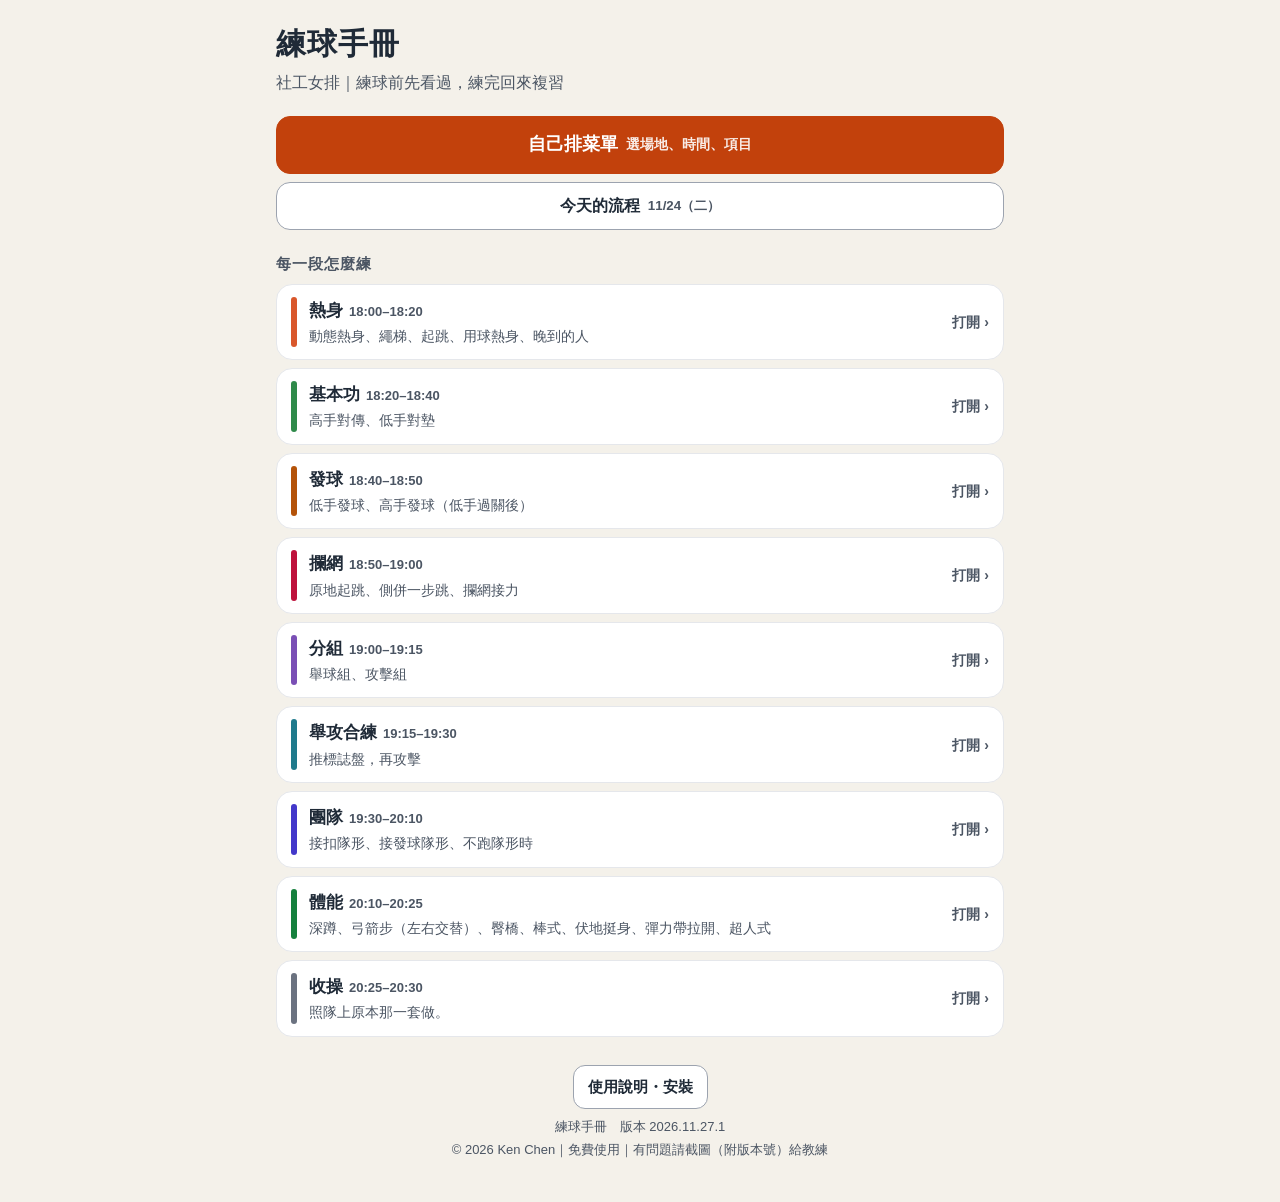
<file: training/index.html>
<!DOCTYPE html>
<html lang="zh-Hant">
<head>
<meta charset="utf-8">
<meta name="viewport" content="width=device-width,initial-scale=1,viewport-fit=cover">
<title>練球手冊</title>
<meta name="description" content="社工女排練球手冊：每一段怎麼練、要領和示意圖，練球前預習、練完複習。">
<meta name="theme-color" content="#c2410c">
<link rel="manifest" href="manifest.webmanifest">
<link rel="apple-touch-icon" href="icons/apple-touch-icon.png">
<meta name="apple-mobile-web-app-title" content="練球手冊">
<meta name="apple-mobile-web-app-capable" content="yes">
<meta property="og:title" content="練球手冊">
<meta property="og:description" content="社工女排練球手冊：每一段怎麼練、要領和示意圖，練球前預習、練完複習。">
<meta property="og:image" content="https://kenchen0728.github.io/Volleyball-defense/training/icons/og-image.png">
<link rel="icon" href="icons/favicon-32.png">
<style>
:root{--bg:#f4f1ea;--card:#fff;--ink:#1f2a37;--ink2:#4b5563;--line:#e5e7eb;--line2:#9ca3af;--acc:#c2410c;--acc-ink:#fff;--soft:#f3f4f6;--court:#fbf7ef;--courtline:#8b8f96}
@media (prefers-color-scheme:dark){:root{--bg:#111418;--card:#1c2128;--ink:#eef0f3;--ink2:#b4bcc6;--line:#2d343d;--line2:#6b7280;--acc:#f07a3e;--acc-ink:#1a0d05;--soft:#252b33;--court:#20262e;--courtline:#9aa3ad}}
*{box-sizing:border-box;margin:0;padding:0}
body{font-family:-apple-system,BlinkMacSystemFont,"PingFang TC","Noto Sans TC","Microsoft JhengHei",sans-serif;background:var(--bg);color:var(--ink);font-size:16px;line-height:1.6;-webkit-text-size-adjust:100%;min-height:100vh}
button{font:inherit;color:inherit;cursor:pointer}
.wrap{max-width:760px;margin:0 auto;padding:0 max(16px,env(safe-area-inset-right)) calc(40px + env(safe-area-inset-bottom)) max(16px,env(safe-area-inset-left))}
.top{position:sticky;top:0;z-index:20;background:var(--bg);display:flex;align-items:center;gap:8px;padding:calc(8px + env(safe-area-inset-top)) 0 8px;min-height:60px;border-bottom:1px solid transparent}
.top.sh{border-bottom-color:var(--line)}
.top h1{font-size:19px;font-weight:800;flex:1;min-width:0;white-space:nowrap;overflow:hidden;text-overflow:ellipsis}
.back{display:inline-flex;align-items:center;gap:2px;min-height:44px;padding:0 12px 0 8px;border:1.5px solid var(--line2);border-radius:12px;background:var(--card);font-weight:700;font-size:15px;white-space:nowrap;flex:none}
.hero{padding:calc(20px + env(safe-area-inset-top)) 0 6px}
.hero .t{font-size:30px;font-weight:900;letter-spacing:1px;display:flex;align-items:center;gap:10px}
.hero .s{color:var(--ink2);margin-top:2px}
.btn{display:flex;align-items:center;justify-content:center;gap:8px;min-height:48px;padding:0 16px;border-radius:14px;border:1.5px solid var(--line2);background:var(--card);font-weight:700;font-size:16px;width:100%;text-align:center}
.btn.pri{background:var(--acc);border-color:var(--acc);color:var(--acc-ink);font-size:18px;min-height:58px;margin-top:14px}
.btn.pri small{font-weight:600;opacity:.9;font-size:14px}
.btn.sm{min-height:44px;font-size:15px;width:auto;padding:0 12px}
h2{font-size:15px;font-weight:800;color:var(--ink2);letter-spacing:1px;margin:22px 0 8px}
.tile{display:flex;align-items:center;gap:12px;padding:12px 14px;width:100%;text-align:left;background:var(--card);border:1px solid var(--line);border-radius:16px;margin-bottom:8px;min-height:64px}
.tile .bar{width:6px;align-self:stretch;border-radius:4px;flex:none}
.tile .m{flex:1;min-width:0}
.tile .n{font-weight:800;font-size:17px}
.tile .n small{font-weight:700;font-size:13px;color:var(--ink2);margin-left:6px}
.tile .n,.tile .d{display:block}
.tile .d{font-size:14px;color:var(--ink2);margin-top:1px}
.tile .go{color:var(--ink2);font-size:14px;font-weight:700;white-space:nowrap}
.note{background:var(--card);border:1px solid var(--line);border-left:6px solid var(--c,var(--acc));border-radius:14px;padding:12px 14px;margin:10px 0 4px}
.note li{margin:2px 0 2px 18px}
.note p+p{margin-top:4px}
.sect{background:var(--card);border:1px solid var(--line);border-radius:16px;padding:14px 16px;margin-top:10px}
.sect h3{font-size:16px;font-weight:800;color:color-mix(in srgb,var(--c,var(--acc)) 70%,var(--ink));margin-bottom:6px}
.sect ul,.sect ol{padding-left:20px}
.sect li{margin:4px 0}
.sect li::marker{color:color-mix(in srgb,var(--c,var(--acc)) 75%,var(--ink));font-weight:800}
.mv{background:var(--card);border:1px solid var(--line);border-radius:16px;padding:14px 16px;margin-top:10px}
.mv .hd{display:flex;align-items:baseline;gap:8px;flex-wrap:wrap}
.mv .num{flex:none;display:inline-flex;align-items:center;justify-content:center;min-width:28px;height:28px;border-radius:14px;background:var(--c);color:#fff;font-weight:900;font-size:15px;padding:0 6px;align-self:center}
.mv .nn{font-weight:800;font-size:17px}
.mv .cnt{font-weight:800;font-size:15px;color:color-mix(in srgb,var(--c) 70%,var(--ink))}
.mv .tg{font-size:12px;font-weight:800;border:1.5px solid var(--line2);border-radius:999px;padding:0 8px;color:var(--ink2)}
.mv ul{padding-left:20px;margin-top:6px}
.mv li{margin:3px 0}
.vid{margin-top:10px;display:flex;flex-direction:column;gap:6px}
.vid .vh{font-size:13px;color:var(--ink2)}
.vid a{display:flex;align-items:center;min-height:44px;padding:8px 12px;border:1.5px solid var(--line2);border-radius:12px;background:var(--card);color:var(--ink);font-weight:700;font-size:15px;text-decoration:none}
.src{font-size:13px;color:var(--ink2);margin-top:8px}
.warn{font-size:14px;margin-top:8px;padding:8px 10px;border-radius:10px;background:var(--soft);border:1.5px dashed var(--line2)}
/* 示意圖 */
.dia{margin-top:10px;border:1px solid var(--line);border-radius:14px;padding:10px;background:var(--soft)}
.dia svg{display:block;width:100%;height:auto;max-height:430px;color:var(--ink)}
.dia .cap{font-size:14px;color:var(--ink);margin-top:6px;text-align:center;min-height:2.6em}
.dia .lg{display:flex;flex-wrap:wrap;gap:4px 14px;justify-content:center;font-size:13px;color:var(--ink2);margin-top:4px}
.dia .lg i{display:inline-block;width:12px;height:12px;border-radius:50%;margin-right:4px;vertical-align:-1px}
.ctl{display:flex;gap:8px;margin-top:8px;flex-wrap:wrap;justify-content:center}
.ctl .btn{flex:1 1 0;min-width:84px;width:auto;min-height:44px;font-size:15px;padding:0 8px}
.ctl .btn[aria-pressed=true]{background:var(--ink);color:var(--bg);border-color:var(--ink)}
.ctl .pg{flex:0 0 auto;align-self:center;font-size:14px;color:var(--ink2);min-width:52px;text-align:center}
.seg{display:flex;gap:6px;margin-bottom:8px}
.seg .btn{min-height:44px;font-size:15px}
.seg .btn[aria-pressed=true]{background:var(--ink);color:var(--bg);border-color:var(--ink)}
.poses{display:flex;gap:6px;justify-content:center;flex-wrap:wrap}
.poses figure{flex:1 1 0;min-width:92px;max-width:170px;text-align:center}
.poses figcaption{font-size:13px;color:var(--ink);line-height:1.4}
.poses figcaption b{display:inline-block;min-width:20px;border-radius:10px;background:#15803d;color:#fff;font-size:12px;margin-right:2px}
.fp{transition:opacity .2s ease-out}
.fp.cur .ring{opacity:1}
.fp .ring{opacity:0}
@media (prefers-reduced-motion:reduce){.fp{transition:none}}
/* 今天 */
.plan{background:var(--card);border:1px solid var(--line);border-radius:16px;overflow:hidden}
.pl{display:flex;gap:12px;align-items:flex-start;padding:10px 14px;border-bottom:1px solid var(--line);width:100%;text-align:left;background:none;border-left:none;border-right:none;border-top:none;min-height:56px}
.pl:last-child{border-bottom:none}
.pl .tm{font-weight:900;font-variant-numeric:tabular-nums;min-width:48px;color:var(--ink2)}
.pl .bar{width:6px;align-self:stretch;border-radius:3px;flex:none}
.pl .m{flex:1;min-width:0}
.pl .n{font-weight:800}
.pl .n small{font-weight:700;color:var(--ink2);margin-left:4px;font-size:13px}
.pl .d{font-size:14px;color:var(--ink2)}
.pl .go{color:var(--ink2);font-weight:700;font-size:14px;align-self:center}
.navnext{margin-top:18px}
.foot{margin-top:28px;font-size:13px;color:var(--ink2);text-align:center;line-height:1.8}
.foot .lk{background:var(--card);border:1.5px solid var(--line2);border-radius:12px;min-height:44px;padding:0 14px;font-size:15px;font-weight:700;color:var(--ink);margin-bottom:6px}
.upd{position:fixed;left:50%;transform:translateX(-50%);top:calc(10px + env(safe-area-inset-top));z-index:50;background:var(--ink);color:var(--bg);border:none;border-radius:999px;min-height:44px;padding:0 18px;font-weight:800;box-shadow:0 4px 14px rgba(0,0,0,.25);white-space:nowrap}
.pk{display:flex;align-items:center;gap:10px;padding:10px 12px;background:var(--card);border:1.5px solid var(--line2);border-radius:14px;margin-bottom:8px;min-height:60px;width:100%;text-align:left}
.pk .ck{width:26px;height:26px;border-radius:8px;border:2px solid var(--line2);flex:none;display:flex;align-items:center;justify-content:center;font-weight:900;font-size:16px}
.pk[aria-pressed=true]{border-color:var(--ink)}
.pk[aria-pressed=true] .ck{background:var(--ink);border-color:var(--ink);color:var(--bg)}
.pk .m{flex:1;min-width:0}.pk .n{font-weight:800;display:block}.pk .d{font-size:14px;color:var(--ink2);display:block}
.pk .min{font-weight:800;white-space:nowrap}
.pk.no{background:var(--soft);border-style:dashed;cursor:default}
.pk.fix{background:var(--soft)}
.stp{display:flex;align-items:center;gap:6px;margin:-2px 0 10px 36px}
.stp .btn{width:44px;min-height:44px;padding:0;font-size:20px}
.stp span{font-size:14px;color:var(--ink2)}
.sum{position:sticky;bottom:0;background:var(--bg);padding:8px 0 calc(8px + env(safe-area-inset-bottom));border-top:1px solid var(--line);margin-top:12px;z-index:10}
.sum .t{font-weight:800;text-align:center}
html:has(.sum){scroll-padding-bottom:130px}
@media (max-height:520px){.sum{position:static}}
.sum .btn.pri{margin-top:6px}
.out{white-space:pre-wrap;background:var(--card);border:1px solid var(--line);border-radius:14px;padding:12px 14px;font-size:15px;margin-top:10px}
.row2{display:flex;gap:8px;margin-top:10px;flex-wrap:wrap}.row2 .btn{flex:1 1 140px;width:auto}
h3.st{font-size:17px;font-weight:800;margin:18px 0 8px}h3.st b{display:inline-flex;width:26px;height:26px;border-radius:50%;background:var(--ink);color:var(--bg);align-items:center;justify-content:center;font-size:14px;margin-right:6px}
@media (hover:hover){.tile:hover,.pl:hover{background:var(--soft)}}
:focus-visible{outline:3px solid var(--acc);outline-offset:2px}
@media (min-width:900px){.two{display:grid;grid-template-columns:1fr 1fr;gap:0 12px;align-items:start}}
</style>
</head>
<body>
<div class="wrap" id="app"></div>
<script>
"use strict";
const VERSION = "2026.11.27.1";

/* ===================== 內容 ===================== */
// 今天的流程（每次練球前請 Claude 改這一段）
const TODAY = {date:"11/24（二）", rows:[
 ["18:00","warm","熱身","20分","18:20 一到就停，沒做完的跳過"],
 ["18:20","basic","基本功","20分","高手、低手各 10 分鐘"],
 ["18:40","serve","發球","10分","低手發球；連續十顆過網可以找教練學高手"],
 ["18:50","block","攔網","10分","原地跳 → 側併一步跳 → 攔網接力"],
 ["19:00","split","分組","15分","舉球組／攻擊組"],
 ["19:15","combo","舉攻合練","15分","先推三個標誌盤，都推到才攻擊"],
 ["19:30","team","團隊","40分","接扣隊形先跑一輪（19:55 前跑完再練接發球）"],
 ["20:10","fit","體能","15分","第一次：先教動作"],
 ["20:25","cool","收操","5分","照隊上那套"]
]};

/* 每一段：items 裡每一項是一頁。moves 是頁面裡一張一張的小卡。dia 是示意圖代號。 */
const SECTIONS = [
{id:"warm", name:"熱身", time:"18:00–18:20", color:"#d9572b",
 notes:["18:20 一到就停，沒做完的直接跳過，接基本功。","人多時分兩隊：一隊從這邊底線、一隊從對面底線，同時往中線做，只到中線，不跑過去對面。"],
 items:[
 {id:"dyn", name:"動態熱身", cnt:"約 6 分鐘", brief:"WGS、抱膝走、殭屍走、衝刺倒退跑、側併步、交叉步",
  moves:[
   {n:"全世界最好的伸展 WGS", c:"原地 左右各 3 下", vid:["wgs"], p:["右腳往前跨一大步成弓箭步，左膝可以輕碰地","雙手撐在右腳內側，右手肘往下壓向右腳跟","右手往天花板打開，眼睛跟著手看；動作慢，每個位置停 1 秒"]},
   {n:"抱膝走", c:"*1", vid:["dynw"], p:["往前走一步，另一腳膝蓋抬到胸前，雙手抱住小腿往胸口拉","支撐腳踮腳尖，身體挺直","走到中線，回程慢跑，手臂一邊往前繞圈"]},
   {n:"殭屍走（直腿踢走）", c:"*1", vid:["dynw"], p:["雙手往前平舉，膝蓋打直往上踢，用腳尖碰手掌","上半身挺直，不要彎腰去迎腳；先求腿直，不求踢高","回程慢跑，手臂一邊往後繞圈"]},
   {n:"衝刺、倒退跑摸線", c:"*1", p:["底線出發 → 往前衝到三米線，摸線","倒退跑回底線，摸線 → 再往前衝到中線，摸線，結束","先用七、八成力；倒退跑到底線要煞車時，重心壓低，免得往後跌"], dia:"route:run"},
   {n:"側併步摸線", c:"*1", p:["路線一樣：三米線摸線 → 回底線摸線 → 中線摸線","身體一直面向同一邊，不用轉身：去的時候往右移，回來往左移","重心放低、速度快，兩腳不要碰在一起，就像攔網的螃蟹走"], dia:"route:side"},
   {n:"交叉步", c:"來回 *1", p:["側身移動，後腳輪流從前面、後面交叉","肩膀保持朝同一個方向，只有臀部跟著腳轉","走到中線再走回來，不用摸線"]}
  ]},
 {id:"ladder", name:"繩梯", cnt:"約 5 分鐘", brief:"抬腿跑、交替腳橫移，再加輪換一項",
  flow:["每個動作跑 2 趟：跑過去算一趟，回程慢慢走回來休息","室外水泥地：全程用前腳掌輕盈著地，不要發出重踩的聲音，保護膝蓋","會跳的人：沿著場上的線跑，用標誌盤標起點和終點，不用排隊；還不熟的人用繩梯","第一趟求對，第二趟求快；踩錯沒關係，繼續往前"],
  moves:[
   {n:"抬腿跑", tag:"每天", c:"*2", p:["一格踩一腳，左右交替","重點是膝蓋抬到腰部的位置","身體挺直不後仰，手臂跟著擺"], dia:"ladder:knee", dia2:"pose:knee"},
   {n:"交替腳橫移", tag:"每天", c:"左右各 *1", p:["側向移動：左腳進、右腳跟上","回程換另一邊的腳先走"]},
   {n:"滑雪步", tag:"輪換", c:"*2", p:["重心放低，左右腳大跨步轉換重心","一腳踩進格內支撐，另一腳伸到繩梯外面，往前小跳換腳"], dia:"ladder:ski"},
   {n:"開合單腳跳", tag:"輪換", c:"*2", p:["雙腳進、單腳出，加後勾"]},
   {n:"雙腳 Z 型跑（雙腳跳出）", tag:"輪換", c:"*2", p:["Z 字軌跡，雙腳踩出格子","進格：一腳先、另一腳跟上；出格：雙腳都要跳到同一邊外面","從左邊或右邊起跑都可以"], dia:"ladder:zig"}
  ],
  vid:["gym","lad1"],
  warn:"抬腿跑、滑雪步、Z 型跑的腳印照隊上參考影片（GYMEFIT）整理；交替腳橫移、開合單腳跳還在確認，先看影片和教練示範。"},
 {id:"jump", name:"起跳", cnt:"約 3 分鐘", brief:"由輕到重：下蹲定住、小腿跳、屈膝跳、下蹲跳",
  flow:["順序由輕到重：先學煞住，再學彈起來，最後才跳高"],
  moves:[
   {n:"快速下蹲定住", c:"*5", p:["踮腳尖、雙手往上伸直，把身體拉到最高","瞬間雙手往後甩、蹲成半蹲停住 2 秒","膝蓋對準腳尖不內夾，屁股往後坐、胸口往前"], dia:"pose:hold"},
   {n:"小腿跳", c:"*10", p:["原地用腳尖連續小跳，膝蓋微微彎","碰到地板就馬上彈起來，不求跳高","腳跟不著地，落地聲音要輕"]},
   {n:"屈膝跳", c:"*3", p:["往上跳，在空中把膝蓋往胸口收","落地膝蓋彎、輕輕落地，站穩再跳下一下","落地會晃、膝蓋內夾的人，先跳過這一項"]},
   {n:"下蹲跳下蹲", c:"*3", p:["蹲下馬上往上跳，不要停","落地直接蹲回去、定住 2 秒"], dia:"pose:jump"}
  ],
  src:"參考：教練傳的跳躍訓練影片（助跑跳沒有比較高）"},
 {id:"ball", name:"用球熱身", cnt:"約 5 分鐘", brief:"砸地板、自拋扣地板對面接",
  moves:[
   {n:"原地砸地板", c:"*10", p:["不用拋，過肩把球往地上砸","前幾下五成力，慢慢加到全力，把肩膀熱開"]},
   {n:"自拋扣地板、對面接", c:"做到時間到", p:["兩人一顆球、面對面：一個人自己拋，往兩人中間的地板扣，球彈一次飛到對面","對面接住後，換她自拋扣回來，一直輪流","扣的人只要做到：手舉高拍到球、手掌張開包住球、有「啪」一聲；先不管遠近"]}
  ]},
 {id:"late", name:"晚到的人", cnt:"約 5 分鐘", brief:"一個人就能做的短版，做完加入大家",
  moves:[
   {n:"WGS", c:"左右各 3 下", p:["同動態熱身的第一項"]},
   {n:"衝刺、倒退跑摸線", c:"*1", p:["三米線 → 底線 → 中線，每個折返點摸線","先用七、八成力，身體還沒熱開，大腿後側容易拉傷"]},
   {n:"側併步摸線", c:"*1", p:["路線一樣，重心低、速度快"]},
   {n:"快速下蹲定住", c:"*5", p:["瞬間蹲成半蹲停 2 秒"]},
   {n:"下蹲跳下蹲", c:"*3", p:["落地蹲回去定住"]},
   {n:"網球對網子丟", c:"約 10 下", p:["拿一顆網球，像揮臂一樣往網子丟","由輕到重，把肩膀熱開"]}
  ],
  flow:["做完直接加入大家正在練的那一段，不用從頭補"]}
 ]},
{id:"basic", name:"基本功", time:"18:20–18:40", color:"#2f8a4a",
 notes:["兩人一組，高手、低手各 10 分鐘。","每種都有三個階段，自己判斷：穩了就往下一個階段，累了可以休息。同一組兩個人可以在不同階段。","教練看到妳穩了，會叫妳往下一個階段。"],
 items:[
 {id:"hi", name:"高手對傳", cnt:"10 分鐘", brief:"彈地接住推 → 接住推 → 連續對傳",
  moves:[
   {n:"讓球彈地一次，接住再推", p:["對方傳過來的球先在地上彈一次","用高手接住、停一下，再推到對方手上"]},
   {n:"接住，直接推到對方手上", p:["不彈地，球來就用高手接住","接穩了再推出去，推到對方手上"]},
   {n:"連續對傳", p:["不接住，直接連續傳","傳不準就移動到球下面，不要伸手去撈"]}
  ],
  vid:["set1"], tips:["手型像一個碗，放在額頭前上方","等球掉進手裡再推，先接穩再推","前後腳、膝蓋微蹲，推的時候腳也一起往上送"]},
 {id:"lo", name:"低手對墊", cnt:"10 分鐘", brief:"摸地板彈地接 → 摸地板接 → 連續對墊",
  moves:[
   {n:"摸地板，讓球彈地一次再接", p:["每次球來，先蹲下摸地板","讓球在地上彈一次，再墊回對方手上"]},
   {n:"摸地板，直接接", p:["一樣先摸地板，不讓球彈地，直接接起來"]},
   {n:"純粹接球（連續對墊）", p:["不摸地板，兩人連續對墊"]}
  ],
  vid:["pas1","pas2"], tips:["重點是讓大家蹲低","碰球的時候膝蓋還是彎的，用腳往上送，不是手甩","手臂伸直、兩手併好，接完手不要亂揮"]}
 ]},
{id:"serve", name:"發球", time:"18:40–18:50", color:"#b45309",
 notes:["大家先練低手發球。","連續十顆都發過網的人，可以去找教練學高手發球；還沒連續十顆的，繼續練低手到時間到。"],
 items:[
 {id:"lo", name:"低手發球", cnt:"10 分鐘", brief:"要不要拋都可以，連續十顆過網就過關",
  flow:["用自己習慣的方式發，要不要拋都可以","站在自己發得過的位置，發得過再往後退","連續十顆都發過網 → 去找教練學高手發球"],
  tips:["右手發球：左手拿球放在肚子前下方；左腳在前、腳尖對著目標，兩膝微彎","右手先往後擺，再把球放開；要拋的話拋低一點，不要高過手","手像鐘擺一樣往前擺，用掌根打球的後下方；打的點不要高過腰，也不要太靠近身體","重心從後腳移到前腳，打完手往目標送：是「擺」過去，不是「撞」球","左撇子全部左右相反"],
  src:"要領參考：中學體育教學網頁「排球-低手發球」", vid:["srv1"]},
 {id:"hi", name:"高手發球（低手過關後）", cnt:"跟教練到牆邊", brief:"先打牆，再站遠一點打牆",
  flow:["低手發球連續十顆過網，才來找教練","在牆邊練：先打牆 → 站遠一點打牆"],
  tips:["後腳在發球手那一側、腳尖朝外，前腳指向目標","後腳推、腳跟抬起轉向前，再轉身揮臂","現場由教練教，這裡只列重點"]}
 ]},
{id:"block", name:"攔網", time:"18:50–19:00", color:"#be123c",
 notes:["全部人都練，不只攔中。","不要求跳過網子：盡量往上、手繃緊、頭保持正（不抬頭追球）、不碰網。"],
 items:[
 {id:"stand", name:"原地起跳", cnt:"*10", vid:["blk1"], brief:"面對網子站一排，慢慢跳",
  flow:["面對網子站一排，離網大約一個手臂遠，左右隔一個手臂","慢慢跳：每一下落地站穩、手回到耳朵旁，再跳下一下","往上跳時手往上、稍微往前伸，兩腳落地、落回原地","人多排兩排（網子一排大約 6 個人），前排跳完換後排","沒有網子：面對牆跳"]},
 {id:"shuffle", name:"側併一步跳", cnt:"來回一趟", vid:["blk2"], brief:"兩人隔網面對面，從最右邊跳到最左邊再跳回來",
  flow:["兩人隔著網子面對面，像照鏡子一樣一起移動","從網子最右邊開始：側併一步、跳一下，一路跳到最左邊","再一路跳回最右邊；用距離算，不數次數"], dia:"court:shuffle"},
 {id:"relay", name:"攔網接力", cnt:"比賽", brief:"螃蟹走、蹲下拿球馬上跳，把球壓過網",
  flow:["兩隊分在網子兩邊；一隊從最左邊、一隊從最右邊出發","邊線外放標誌盤，上面放一顆網球；每隊兩個（左右各一），共四個","排隊：起點那邊的人排在標誌盤後面（邊線外、離網大約兩步）；另一邊的標誌盤後面站一個人負責撿球","用最快的速度螃蟹走（側併步）到邊線，手舉在耳朵旁","蹲下拿球：往右走用右手、往左走用左手，從界外單手拿","蹲下拿到球的那一下，就是起跳前的下蹲：拿到馬上跳起來","手往上伸到快要最直時放開球，往白帶上方推（往上、再稍微往前），讓球過網","螃蟹走回另一邊，一樣拿球、起跳 → 回到起點，拍下一個人"],
  rules:["人不能超過邊線，在邊線上起跳","對面推過來的球會掉在標誌盤附近：旁邊的人馬上撿起來，放回標誌盤","跑完的人到另一邊換撿球，原本撿球的人回到起點隊伍最後面","網前有球還沒撿，下一個人先不要出發（避免踩到球扭傷）","碰網、超過邊線 → 回起點重做；先全部做完的那隊贏","不夠高、球推不過網沒關係，手往白帶上方推的方向對就好"], dia:"court:relay"}
 ]},
{id:"split", name:"分組", time:"19:00–19:15", color:"#7a4fb5",
 notes:["舉球員到舉球組，其他人到攻擊組。","跑不順就留在前一關；卡很久的話，教練會過來看。"],
 items:[
 {id:"set", name:"舉球組", cnt:"15 分鐘", brief:"三根手指 → 五根手指 → 跑位轉身接",
  flow:["三人一組：一個拋、一個舉、一個在 4 號位接（順便撿球），輪流換","人不夠：教練來拋，一人舉、一人接"],
  moves:[
   {n:"三根手指接住，再推", c:"*10", p:["用拇指、食指、中指接住拋來的球","接穩了，再推給 4 號位的人"]},
   {n:"五根手指接住，再推", c:"*10", p:["換成五根手指，一樣先接住再推"]},
   {n:"跑位轉身接", c:"做到時間到", p:["拋球的人拿著球站在後中；舉球員從網前跑過來，摸她手上的球","摸完往網子退回去，退的途中拋球的人把球拋出","舉球員一邊移動、一邊轉身面向 4 號位，接住再推；一開始三根手指，順了換五根"], dia:"court:set3"}
  ],
  vid:["set1"], tips:["等球確實掉進手裡才出手，太早動，手型就跑掉了","大拇指要用力，不然推不高、會往前飛太多","往網子跑要側身、用側併步","不知道往哪裡推時，一開始可以用圈圈當目標，熟了就拿掉"]},
 {id:"atk", name:"攻擊組", cnt:"15 分鐘", brief:"丟標誌盤 → 直線攻擊步 → 抓球 → 扣球",
  moves:[
   {n:"丟標誌盤（膠帶步距）", c:"跑不順就一直練這關", p:["先跑幾次，跑到能煞住、往上跳的地方，請搭檔在腳踩的位置貼膠帶","三步「左、右、左」（右手打的人）：第一步小步，第二步跨最大，大約一步半","跨右腳那一大步時，兩手往後甩，在最後面放手丟出標誌盤","左腳很快跟上、踩在右腳旁邊，雙腳起跳，落回膠帶附近（往上跳，不是往前衝）","左撇子是「右、左、右」"], dia:"tape:atk", dia2:"pose:full"},
   {n:"直線攻擊步", c:"來回兩次", p:["各自一條直線：攻擊步 → 起跳 → 落地 → 往前接下一個","到底就折返；去一趟、回一趟算一次","兩次都跑得順，就往下一關"]},
   {n:"正對面拋球，攻擊步抓住", c:"", p:["拋的人站正對面，拋高球","口令：「步子先跑完，再管球」；抓不到也要把三步踩完、跳起來","跳起來在最高點雙手抓住球"]},
   {n:"正對面拋球，攻擊步扣球", c:"", p:["同上一關，改成扣球","步子不順、抓不到的，先回上一關"]}
  ],
  vid:["atk1","atk2"], tips:["接不到球大多是攻擊步不順、在猶豫，二、三步沒跑完","側邊拋的角度，會在舉攻合練練到"]}
 ]},
{id:"combo", name:"舉攻合練", time:"19:15–19:30", color:"#1f7a8c",
 notes:["教練在後中用球車連續拋球；舉球員排在教練旁邊，從教練身邊往上跑去舉。","攻擊手在 4 號位排一排；一舉一打，打完兩個人都換下一個。"],
 items:[
 {id:"push", name:"推標誌盤，再攻擊", cnt:"15 分鐘", brief:"三個標誌盤都推到，才可以攻擊",
  flow:["先不打：攻擊手用高手或低手，把球推到對面三個標誌盤（落在 1 公尺內算）","三個都推到，才可以開始攻擊","可以攻擊後自己判斷：跑得到、球在頭的前上方 → 打；要追的、太低、太貼網 → 推到空檔"],
  rules:["舉球員跑上去喊「我的」，攻擊手準備好喊「這邊」","沒喊，這一球不算，重來"], dia:"court:combo"}
 ]},
{id:"team", name:"團隊", time:"19:30–20:10", color:"#4338ca",
 notes:["今天以跑隊形為主，第一次教大一，會一個位置一個位置講；學姊有來就一起加入。","先把接扣跑完一輪，19:55 前跑完再練接發球。","人不夠時只開一邊跑隊形，對面由教練或學姊發球、送球。"],
 items:[
 {id:"dig", name:"接扣隊形", cnt:"先練", brief:"教練在對面丟球；攔中跳攔、後排接起來轉攻",
  flow:["教練在對面：先拋一球給攔中跳攔網，再丟一球進我們後排","後排接起來 → 舉球員 → 攻擊手送過網","接不起來的先抓住（方向要對，不行至少抱住），往舉球員方向丟","舉球員能舉就舉，不行一樣抓住再丟；攻擊手先用高手或低手送過去","球落地一次也沒關係"],
  moves:[
   {n:"站位", p:["前排：4 號位大砲、3 號位攔中、2 號位舉球員（舉球員不攔網）","後排：1 號位舉球員","有自由：自由守 5 號位（斜線）、大砲守 6 號位","沒有自由：大砲守 5 號位、攔中守 6 號位"], dia:"court:dig"},
   {n:"攔中怎麼動", p:["跳完攔網，落地馬上往球的方向轉身，邊退邊看球，退到三米線附近","一傳往她身上來 → 往網子躲，讓舉球員衝出來","一傳漂亮到舉球員 → 喊「二號、二號」準備攻擊","舉球員接第一球時 → 由 1 號位的舉球員上來修，攔中留在原地"]},
   {n:"幾顆換一次", c:"每 5 顆", p:["舉球員、大砲：前後對調（後排的上前排，前排的退到後排）","攔中和自由綁在一起：有自由在場時，攔中跳完 5 顆就下場休息","自由下場休息的那 5 顆，攔中自己守後排 6 號位，大砲移到 5 號位","場外的人同位置換同位置"]}
  ]},
 {id:"recv", name:"接發球隊形", cnt:"接扣跑完再練", brief:"真的發球，用抓拋跑到死球",
  flow:["真的發球，給一定發得過的人發（發球不是重點）","照輪轉站好位置接發球；接起第一球之後，換到接扣的防守位置","一樣用抓拋：接不起來就抓住丟給舉球員，攻擊手送過網，跑到死球","每一輪 3 顆就轉；接第一球的人要喊「我的」"],
  moves:[
   {n:"攔中（在前排時）", p:["一發球就退到三米線附近，轉身看球","球往她身上來，就往網子靠，讓舉球員去接","中間的球由舉球員自己跑，攔中不修正，準備攻擊"]}
  ]},
 {id:"open", name:"不跑隊形時", cnt:"人不夠時", brief:"後排三人＋舉球員，從發球開始打",
  flow:["每邊後排三個人＋一個舉球員，從發球開始打","舉球員多時，一邊一個舉，多的下來打攻擊","每 10 分鐘，兩邊各換一個舉球員"]}
 ]},
{id:"fit", name:"體能", time:"20:10–20:25", color:"#15803d",
 notes:["今天第一次：先教動作。每個動作大家一起慢慢做 3～5 下，教練看姿勢。","做得差不多，再全部做一輪（做 20 秒、休 20 秒）；動作都還不標準，今天就只當教學。","之後熟了改成分站輪：七站、每站 2 人，休息時換到下一站。彈力帶兩人一條輪流。"],
 items:[
 {id:"squat", name:"深蹲", fig:"squat", brief:"屁股往後坐，膝蓋跟腳尖同方向", p:["屁股往後坐，膝蓋跟腳尖同一個方向，腳跟不離地","手往前伸直、跟肩膀一樣高"], s:"大腿前面、屁股", e:"蹲到椅子高度就好"},
 {id:"lunge", name:"弓箭步（左右交替）", fig:"lunge", brief:"兩個膝蓋都彎到大約 90 度", p:["往前跨一大步，兩個膝蓋都彎到大約 90 度","身體直直往下，手插腰"], s:"前腳的大腿、屁股", e:"扶著牆，蹲淺一點"},
 {id:"bridge", name:"臀橋", fig:"bridge", brief:"肩膀、屁股、膝蓋一直線", p:["躺著、膝蓋彎、腳踩地","屁股抬到肩膀、屁股、膝蓋一直線，停一秒再放下"], s:"屁股（腰痠就是做錯：肚子收緊、抬低一點）", e:"抬低一點"},
 {id:"plank", name:"棒式", fig:"plank", brief:"身體一直線，屁股不翹也不掉", p:["手肘在肩膀正下方，身體一直線","屁股不翹也不掉，肚子用力"], s:"肚子（腰痠就是屁股掉下來了）", e:"膝蓋著地；撐不住就先停一下再撐"},
 {id:"push", name:"伏地挺身", fig:"push", brief:"身體一直線不塌腰", p:["手比肩膀寬一點，身體一直線不塌腰","胸口慢慢往地板靠近，再推起來"], s:"胸口、手臂後面", e:"先一律跪著做；太難就手撐在階梯上"},
 {id:"pull", name:"彈力帶拉開", fig:"pull", brief:"拉到手臂成一個 T", p:["手伸直在胸前，往兩邊拉開到手臂成一個 T","背夾緊，再慢慢收回來"], s:"肩膀後面、兩片肩胛骨中間", e:"兩手握寬一點"},
 {id:"super", name:"超人式", fig:"super", vid:["sup1"], brief:"肚子下面貼地，只抬胸口一點點", p:["趴著，兩手往前伸","肚子下面那塊（恥骨）貼住地板，只抬胸口和手，停 2 秒再慢慢放下","抬一點點就好，不用抬高；抬太高腰會痛"], s:"背、肩膀後面", e:"手放在身體兩側，只抬胸口"}
 ]},
{id:"cool", name:"收操", time:"20:25–20:30", color:"#6b7280",
 notes:["照隊上原本那一套做。"], items:[]}
];

const VIDS = {gym:["GYMEFIT 繩梯訓練（隊上參考影片）","https://www.youtube.com/watch?v=spR_JowzUTs"],wgs:["全世界最好的伸展 World's Greatest Stretch","https://www.youtube.com/watch?v=c1znbKp3HPA"],dynw:["10 個動態暖身（含站姿抱膝、直腿行軍走）","https://www.youtube.com/watch?v=Zf_qjFgUg90"],lad1:["羽球敏捷梯訓練示範（抬腿前進、側向進出…）","https://www.youtube.com/watch?v=6AHY2UObZkY"],lad2:["繩梯訓練 24 種示範（由簡入繁）","https://www.youtube.com/watch?v=P3e9feXmKl4"],ladz:["繩梯進階：Z 字型前進","https://www.youtube.com/watch?v=_511FReDgQU"],blk1:["Ming's 排球小教室：原地跳攔網","https://www.youtube.com/watch?v=JK3CnJ-7yLg"],blk2:["排憂解難 EP.9：側併步、助跑式移動攔網","https://www.youtube.com/watch?v=AHjkaBkRBxA"],atk1:["排憂解難 EP.1：三步助跑、擺臂","https://www.youtube.com/watch?v=Fg1dmg5SBHs"],atk2:["排憂解難 EP.6：跳躍扣球","https://www.youtube.com/watch?v=oXohsB1Gn2E"],set1:["排憂解難 EP.2：上手托球四個關鍵","https://www.youtube.com/watch?v=SrsPlzyHZdM"],pas1:["排憂解難 EP.4：低手接球四種常見錯誤","https://www.youtube.com/watch?v=-X4ExXi2Mq0"],pas2:["牛排 EP.1：排球低手擊球教學","https://www.youtube.com/watch?v=zXkCycV2G7A"],srv1:["排球低手發球＆上手發球教學","https://www.youtube.com/watch?v=XxW5OawFsUk"],sup1:["超人式教學","https://www.youtube.com/watch?v=RtOsyvRhPPo"]};
/* ===================== 示意圖 ===================== */
const FOOT_L = "#2563eb", FOOT_R = "#ea580c";
const reduceMotion = () => { try{ return matchMedia("(prefers-reduced-motion: reduce)").matches; }catch(e){ return false; } };
const esc = s => String(s).replace(/[&<>"]/g, c => ({"&":"&amp;","<":"&lt;",">":"&gt;",'"':"&quot;"}[c]));

/* 腳印：(x,y) 中心，r 是腳尖方向（0＝往上），n 是順序 */
function foot(x, y, f, r, n){
  const col = f==="L" ? FOOT_L : FOOT_R, sx = f==="L" ? -0.9 : 0.9;
  /* 右腳（腳尖朝上、大拇趾在內側＝左邊）；左腳左右翻過來。長寬比照真的腳（約 24×10 公分），繩梯一格約 45 公分 */
  const shape = `<path d="M0 -8 C5 -8 6.5 -4 6 0 C5.5 4 4 5 4 8 C4 11.5 2 13 -0.5 13 C-3.5 13 -5 11 -4.8 8 C-4.6 5 -3 3 -3.5 0 C-4 -4 -4 -8 0 -8Z" fill="${col}"/><circle cx="-2.4" cy="-11" r="2.6" fill="${col}"/><circle cx="1.1" cy="-12" r="1.9" fill="${col}"/><circle cx="3.7" cy="-11.2" r="1.7" fill="${col}"/><circle cx="5.6" cy="-9.5" r="1.5" fill="${col}"/><circle cx="6.9" cy="-7.2" r="1.3" fill="${col}"/>`;
  const num = n==="" ? "" : `<text x="${x}" y="${y+5}" font-size="10" font-weight="800" fill="#fff" text-anchor="middle">${n}</text>`;
  return `<g transform="translate(${x} ${y}) rotate(${r})"><circle class="ring" cx="0" cy="0" r="17" fill="none" stroke="${col}" stroke-width="3"/><g transform="scale(${sx} 0.9) translate(0 0.5)">${shape}</g></g>${num}`;
}
/* 繩梯：由下往上走，格子 0 在最下面。格子 x 70～130，每格高 44 */
const LY = c => 218 - c*44;
const IN_L = 89, IN_R = 111, IN_C = 100, OUT_L = 48, OUT_R = 152;
function zigSteps(){
  const st = [{c:"準備：站在繩梯左邊外面、第 1 格旁邊，微微半蹲", f:[["L",OUT_L-11,LY(0),0],["R",OUT_L+11,LY(0),0]], start:true}];
  for(let k=0;k<4;k++){
    const fromL = k%2===0, a = fromL?"R":"L", b = fromL?"L":"R", an = fromL?"右":"左", bn = fromL?"左":"右";
    st.push({c:`一：${an}腳踩進第 ${k+1} 格`, f:[[a, a==="L"?IN_L:IN_R, LY(k), 0]]});
    st.push({c:`二：${bn}腳也踩進第 ${k+1} 格`, f:[[b, b==="L"?IN_L:IN_R, LY(k), 0]]});
    st.push({c:`三：${an}腳踩出去，到繩梯${fromL?"右":"左"}邊外面`, f:[[a, fromL?OUT_R:OUT_L, LY(k+1), 0]]});
  }
  st[st.length-1].c += "；就這樣 Z 字一直往前";
  return st;
}
const LADDER = {
 knee:{t:"一格踩一腳，左右交替往前（哪隻腳先都可以）", steps:[
  {c:"右腳踩第 1 格", f:[["R",IN_C+4,LY(0),0]]},{c:"左腳踩第 2 格", f:[["L",IN_C-4,LY(1),0]]},{c:"右腳踩第 3 格", f:[["R",IN_C+4,LY(2),0]]},{c:"左腳踩第 4 格", f:[["L",IN_C-4,LY(3),0]]},{c:"右腳踩第 5 格", f:[["R",IN_C+4,LY(4),0]]}]},
 side:{t:"站在繩梯左邊、面向繩梯，往自己的左邊橫著移", side:true, steps:[
  {c:"左腳進第 1 格", f:[["L",IN_C,LY(0)-11,90]]},{c:"右腳進第 1 格", f:[["R",IN_C,LY(0)+11,90]]},
  {c:"左腳往後退出，移到第 2 格旁邊", f:[["L",OUT_L,LY(1)-11,90]]},{c:"右腳退出，跟上", f:[["R",OUT_L,LY(1)+11,90]]},
  {c:"左腳進第 3 格", f:[["L",IN_C,LY(2)-11,90]]},{c:"右腳進第 3 格", f:[["R",IN_C,LY(2)+11,90]]},
  {c:"左腳退出，移到第 4 格旁邊", f:[["L",OUT_L,LY(3)-11,90]]},{c:"右腳退出，跟上", f:[["R",OUT_L,LY(3)+11,90]]}]},
 ski:{t:"往前小跳：一腳踩進格內、另一腳伸到繩梯外面，左右交替", steps:[
  {c:"右腳踩進第 1 格，左腳伸到左邊外面（輕點地或懸空）", f:[["R",IN_C,LY(0),0],["L",OUT_L,LY(0),0]]},
  {c:"小跳換腳：左腳踩進第 2 格，右腳伸到右邊外面", f:[["L",IN_C,LY(1),0],["R",OUT_R,LY(1),0]]},
  {c:"右腳踩進第 3 格，左腳伸到左邊外面", f:[["R",IN_C,LY(2),0],["L",OUT_L,LY(2),0]]},
  {c:"左腳踩進第 4 格，右腳伸到右邊外面", f:[["L",IN_C,LY(3),0],["R",OUT_R,LY(3),0]]},
  {c:"右腳踩進第 5 格，左腳伸到左邊外面；重心一直放低", f:[["R",IN_C,LY(4),0],["L",OUT_L,LY(4),0]]}]},
 hop:{t:"格內單腳 → 下一格兩腳張開在格外 → 換另一腳", steps:[
  {c:"左腳單腳踩第 1 格", f:[["L",IN_C,LY(0),0]]},{c:"兩腳張開，踩在第 2 格兩邊外面", f:[["L",OUT_L,LY(1),0],["R",OUT_R,LY(1),0]]},
  {c:"右腳單腳踩第 3 格", f:[["R",IN_C,LY(2),0]]},{c:"兩腳張開，踩在第 4 格兩邊外面", f:[["L",OUT_L,LY(3),0],["R",OUT_R,LY(3),0]]},
  {c:"左腳單腳踩第 5 格", f:[["L",IN_C,LY(4),0]]}]},
 zig:{t:"進格 → 雙腳跳出到一邊外面 → 進下一格 → 雙腳跳出到另一邊，走 Z 字", steps:[
  {c:"準備：站在繩梯右邊外面、第 1 格旁邊", f:[["L",OUT_R-11,LY(0)+14,0],["R",OUT_R+11,LY(0)+14,0]], start:true},
  {c:"進第 1 格：左腳先、右腳跟上", f:[["L",IN_L,LY(0),0],["R",IN_R,LY(0),0]]},
  {c:"雙腳跳出到左邊外面（左腳先出、右腳跟出）", f:[["L",OUT_L-11,LY(0)-6,0],["R",OUT_L+11,LY(0)-6,0]]},
  {c:"進第 2 格：右腳先、左腳跟上", f:[["L",IN_L,LY(1),0],["R",IN_R,LY(1),0]]},
  {c:"雙腳跳出到右邊外面", f:[["L",OUT_R-11,LY(1)-6,0],["R",OUT_R+11,LY(1)-6,0]]},
  {c:"進第 3 格：左腳先、右腳跟上", f:[["L",IN_L,LY(2),0],["R",IN_R,LY(2),0]]},
  {c:"雙腳跳出到左邊外面", f:[["L",OUT_L-11,LY(2)-6,0],["R",OUT_L+11,LY(2)-6,0]]},
  {c:"進第 4 格，再跳出到右邊外面……一直 Z 字往前", f:[["L",IN_L,LY(3),0],["R",IN_R,LY(3),0]]}]}
};
function ladderSVG(key){
  const m = LADDER[key];
  let g = `<rect x="70" y="20" width="60" height="220" fill="none" stroke="var(--line2)" stroke-width="3" rx="2"/>`;
  for(let i=1;i<5;i++) g += `<line x1="70" y1="${20+i*44}" x2="130" y2="${20+i*44}" stroke="var(--line2)" stroke-width="3"/>`;
  g += `<path d="M186 230 V40" stroke="var(--line2)" stroke-width="2.5" marker-end="url(#arG)"/><text x="186" y="30" font-size="11" fill="currentColor" text-anchor="middle">往前</text>`;
  if(m.side) g += `<text x="14" y="252" font-size="11" fill="currentColor">身體在這邊、面向繩梯 →</text>`;
  const off = m.steps[0].start ? 0 : 1;
  m.steps.forEach((s,k)=>{ g += `<g class="fp" data-k="${k}">${s.f.map(([f,x,y,r])=>foot(x,y,f,r,s.start?"":k+off)).join("")}</g>`; });
  return {svg:`<svg viewBox="0 0 200 260" role="img" aria-label="繩梯腳印圖：${esc(m.t)}">${DEFS}${g}</svg>`, steps:m.steps.map(s=>s.c), title:m.t, pair:m.steps.some(s=>s.f.length>1 && !s.start), pairNote:m.pairNote};
}
/* 攻擊步膠帶：從下往上跑，右手打的人 */
function tapeSVG(){
  const tape = (x,y) => `<rect x="${x-14}" y="${y-16}" width="28" height="32" rx="3" fill="none" stroke="#a16207" stroke-width="3" stroke-dasharray="7 4"/>`;
  const st = [
   {c:"出發：站在膠帶後面", f:[["L",86,236,0],["R",114,236,0]]},
   {c:"一：左腳小步，大約正常走一步", f:[["L",88,196,0]]},
   {c:"二：右腳跨最大（約一步半），兩手往後甩、丟出標誌盤", f:[["R",112,110,0]]},
   {c:"三：左腳很快跟上，踩在右腳旁邊、稍微前面", f:[["L",84,98,-10]]},
   {c:"雙腳起跳，往上跳，落回膠帶附近", f:[["L",84,98,-10],["R",112,110,0]], jump:true}];
  let g = tape(88,196)+tape(112,110)+tape(84,98);
  g += `<path d="M150 200 V120" stroke="#ea580c" stroke-width="2" /><path d="M146 200 h8 M146 120 h8" stroke="#ea580c" stroke-width="2"/><text x="158" y="164" font-size="11" fill="#ea580c" font-weight="700">跨最大</text>`;
  g += `<path d="M30 236 V60" stroke="var(--line2)" stroke-width="2.5" marker-end="url(#arG)"/><text x="30" y="50" font-size="11" fill="currentColor" text-anchor="middle">往網子</text>`;
  st.forEach((s,k)=>{ let inner = s.f.map(([f,x,y,r])=>foot(x,y,f,r,k===0?"":k)).join("");
    if(s.jump) inner = `<text x="98" y="70" font-size="14" font-weight="900" fill="#ea580c" text-anchor="middle">↑ 起跳</text>`;
    g += `<g class="fp" data-k="${k}">${inner}</g>`; });
  return {svg:`<svg viewBox="0 0 200 260" role="img" aria-label="攻擊步膠帶腳印圖">${DEFS}${g}</svg>`, steps:st.map(s=>s.c), title:"右手打的人：左、右、左；虛線框是貼膠帶的地方", tape:true};
}
const DEFS = `<defs><marker id="arG" markerWidth="8" markerHeight="8" refX="6" refY="4" orient="auto"><path d="M0,0 L8,4 L0,8 z" fill="#9ca3af"/></marker><marker id="arO" markerWidth="8" markerHeight="8" refX="6" refY="4" orient="auto"><path d="M0,0 L8,4 L0,8 z" fill="#ea580c"/></marker><marker id="arB" markerWidth="8" markerHeight="8" refX="6" refY="4" orient="auto"><path d="M0,0 L8,4 L0,8 z" fill="#2563eb"/></marker><marker id="arP" markerWidth="8" markerHeight="8" refX="6" refY="4" orient="auto"><path d="M0,0 L8,4 L0,8 z" fill="#9333ea"/></marker><marker id="arK" markerWidth="8" markerHeight="8" refX="6" refY="4" orient="auto"><path d="M0,0 L8,4 L0,8 z" fill="currentColor"/></marker></defs>`;

/* 側面火柴人（面向右）：沿用舊版已確認過的姿勢 */
const POSE = {
  up:    {h:[50,22], n:[50,33], p:[50,70], k1:[52,96], f1:[55,119], k2:[48,96], f2:[45,119], e1:[53,17], a1:[56,2], e2:[47,17], a2:[44,2]},
  squatB:{h:[62,46], n:[56,56], p:[38,86], k1:[64,96], f1:[60,122], k2:[60,98], f2:[54,122], e1:[42,66], a1:[26,74], e2:[44,66], a2:[30,78]},
  squatF:{h:[62,46], n:[56,56], p:[38,86], k1:[64,96], f1:[60,122], k2:[60,98], f2:[54,122], e1:[68,64], a1:[80,70], e2:[66,66], a2:[78,74]},
  air:   {h:[50,10], n:[50,21], p:[50,56], k1:[54,80], f1:[56,102], k2:[47,80], f2:[44,102], e1:[53,5], a1:[56,-8], e2:[47,5], a2:[44,-8], lift:true},
  walk:  {h:[50,22], n:[50,33], p:[50,70], k1:[60,94], f1:[68,120], k2:[44,96], f2:[36,120], e1:[44,50], a1:[42,66], e2:[56,50], a2:[60,64]},
  big:   {h:[62,42], n:[56,52], p:[44,82], k1:[68,98], f1:[86,120], k2:[34,104], f2:[20,118], e1:[40,58], a1:[22,52], e2:[42,60], a2:[24,56]},
  close: {h:[64,44], n:[58,54], p:[46,86], k1:[68,98], f1:[64,122], k2:[64,100], f2:[58,122], e1:[56,74], a1:[62,90], e2:[54,76], a2:[60,92]},
  swing: {h:[50,10], n:[50,21], p:[50,56], k1:[56,80], f1:[52,102], k2:[46,80], f2:[42,104], e1:[62,8], a1:[66,-6], e2:[34,10], a2:[30,-4], lift:true},
  /* 抬腿跑：近側（深綠）膝蓋抬到腰的高度，遠側腳踮腳尖支撐；手臂和腳相反擺 */
  knee:  {h:[52,22], n:[51,33], p:[50,70], k1:[75,70], f1:[74,94], k2:[50,96], f2:[51,119], e1:[42,50], a1:[38,65], e2:[60,47], a2:[68,36], lvl:true},
};
function poseSVG(key, cap, n){
  const p = POSE[key], C = "#15803d", C2 = "#86c79d";
  const L = (...pts) => `<polyline points="${pts.map(q=>q.join(",")).join(" ")}"/>`;
  const back = L(p.p,p.k2,p.f2) + L(p.n,p.e2,p.a2);
  const front = L(p.n,p.p) + L(p.p,p.k1,p.f1) + L(p.n,p.e1,p.a1);
  let ex = "";
  if(p.lift) ex += `<path d="M30 122 h40" stroke="#9ca3af" stroke-width="2" stroke-dasharray="4 4"/>`;
  if(p.lvl) ex += `<path d="M42 70 H92" stroke="#ea580c" stroke-width="2" stroke-dasharray="4 3"/><text x="94" y="66" font-size="10" fill="#ea580c" font-weight="700">腰</text><path d="M30 18 V110" stroke="#9ca3af" stroke-width="1.5" stroke-dasharray="3 3"/>`;
  return `<figure><svg viewBox="-10 -14 116 140" role="img" aria-label="${esc(cap)}"><line x1="-6" y1="123" x2="100" y2="123" stroke="#9ca3af" stroke-width="2"/>${ex}<g fill="none" stroke-linecap="round" stroke-linejoin="round" stroke-width="6"><g stroke="${C2}">${back}</g><g stroke="${C}">${front}</g></g><circle cx="${p.h[0]}" cy="${p.h[1]}" r="8" fill="${C}"/></svg><figcaption>${n?`<b>${n}</b> `:""}${cap}</figcaption></figure>`;
}
const SEQ = {
  hold: [["up","踮腳尖、雙手舉高"],["squatB","手往後甩、瞬間蹲住，停 2 秒"]],
  jump: [["squatB","蹲"],["air","馬上往上跳"],["squatF","落地蹲住，停 2 秒"]],
  full: [["walk","「一」左腳小步"],["big","「二」右腳大步、手往後甩"],["close","「三」左腳跟上、手往前上甩"],["swing","起跳"]],
  knee: [["knee","膝蓋抬到腰的高度，身體挺直"]]
};
function poseSeq(key){
  const s = SEQ[key];
  return `<div class="dia"><div class="poses">${s.map(([k,c],i)=>poseSVG(k,c,s.length>1?i+1:0)).join("")}</div><div class="lg">側面看｜深綠色是靠近妳的手腳，淺綠色是另一邊</div></div>`;
}
/* 體能火柴人（沿用舊版，加超人式） */
function fig(name){
  const FC = "#15803d", BAND = "#ea580c";
  const P = (...pts) => `<polyline points="${pts.map(p=>p.join(",")).join(" ")}"/>`;
  const H = (x,y) => `<circle cx="${x}" cy="${y}" r="9" fill="${FC}" stroke="none"/>`;
  const D = (...pts) => `<polyline points="${pts.map(p=>p.join(",")).join(" ")}" stroke="${BAND}" stroke-width="2" stroke-dasharray="5 4"/>`;
  const A = (x1,y1,x2,y2) => `<line x1="${x1}" y1="${y1}" x2="${x2}" y2="${y2}" stroke="${BAND}" stroke-width="3" marker-end="url(#arO)"/>`;
  const B = (x1,y1,x2,y2) => `<line x1="${x1}" y1="${y1}" x2="${x2}" y2="${y2}" stroke="${BAND}" stroke-width="4"/>`;
  const F = {
    squat: H(98,28)+P([94,40],[80,72])+P([80,72],[112,78],[106,108],[122,108])+P([93,45],[145,45])+A(70,68,50,68),
    lunge: H(100,22)+P([100,33],[100,66])+P([100,66],[128,72],[128,108],[142,108])+P([100,66],[86,100],[62,106])+P([100,40],[113,52],[103,62])+A(150,30,150,62),
    bridge: H(28,99)+P([42,104],[98,78])+P([98,78],[132,70],[142,108],[154,108])+P([42,106],[86,108])+D([42,104],[98,78],[132,70])+A(98,104,98,86),
    plank: H(36,80)+P([50,108],[50,86])+P([50,108],[74,108])+P([50,86],[112,90],[170,104])+D([50,80],[112,84],[170,98]),
    push: H(40,74)+P([54,80],[56,108])+P([54,80],[110,93],[134,107])+P([134,107],[160,96])+D([54,74],[110,87],[134,101])+A(92,58,92,76),
    pull: H(100,20)+P([100,31],[100,76])+P([100,76],[88,108])+P([100,76],[112,108])+P([100,40],[40,40])+P([100,40],[160,40])+B(40,40,160,40)+A(48,56,22,56)+A(152,56,178,56),
    /* 超人式：趴著面向右，腳和骨盆貼地，只抬胸口和手一點點 */
    super: P([20,108],[64,108],[96,108])+P([96,108],[124,96])+H(136,88)+P([122,97],[150,92],[176,86])+`<text x="70" y="124" font-size="10" fill="${BAND}" text-anchor="middle" stroke="none" font-weight="700">肚子下面貼地</text>`
  };
  return `<div class="dia"><svg viewBox="0 0 200 130" role="img" aria-label="動作示意圖"><line x1="8" y1="110" x2="192" y2="110" stroke="#9aa59a" stroke-width="2"/>${DEFS}<g stroke="${FC}" stroke-width="6" stroke-linecap="round" stroke-linejoin="round" fill="none">${F[name]}</g></svg>${name==="super"?'<div class="lg">只抬胸口和手一點點，不要拗腰</div>':""}</div>`;
}

/* 球場（上面看下去）：網子在中間，我們在下面。xm 0～9 由左到右（從我們這邊看），ym 離網子的公尺數，我們這邊是正、對面是負 */
const CW = 20, CX0 = 36, NETY = 216;
const X = xm => CX0 + xm*CW, Y = ym => NETY + ym*CW;
function courtBase(opt={}){
  const top = opt.half ? NETY : NETY-9*CW, h = opt.half ? 9*CW : 18*CW;
  let g = `<rect x="${X(0)}" y="${top}" width="${9*CW}" height="${h}" fill="var(--court)" stroke="var(--courtline)" stroke-width="2.5"/>`;
  g += `<line x1="${X(0)}" y1="${Y(3)}" x2="${X(9)}" y2="${Y(3)}" stroke="var(--courtline)" stroke-width="1.5"/>`;
  if(!opt.half) g += `<line x1="${X(0)}" y1="${Y(-3)}" x2="${X(9)}" y2="${Y(-3)}" stroke="var(--courtline)" stroke-width="1.5"/>`;
  g += opt.half ? `<line x1="${X(0)}" y1="${NETY}" x2="${X(9)}" y2="${NETY}" stroke="var(--courtline)" stroke-width="2.5" stroke-dasharray="6 4"/>`
               : `<line x1="${X(0)-10}" y1="${NETY}" x2="${X(9)+10}" y2="${NETY}" stroke="currentColor" stroke-width="4.5"/>`;
  return g;
}
const tok = (xm,ym,t,col,o={}) => `<g ${o.cls?`class="${o.cls}"`:""}><circle cx="${X(xm)}" cy="${Y(ym)}" r="${o.r||11}" fill="${col}" ${o.dash?'stroke="#fff" stroke-dasharray="3 2" stroke-width="2"':""}/><text x="${X(xm)}" y="${Y(ym)+4.5}" font-size="${o.fs||12}" font-weight="800" fill="#fff" text-anchor="middle">${t}</text></g>`;
const arr = (pts,col="#ea580c",o={}) => { const mk = {"#ea580c":"arO","#2563eb":"arB","#9333ea":"arP"}[col]||"arK";
  const d = Array.isArray(pts) ? "M"+pts.map(([a,b])=>`${X(a)} ${Y(b)}`).join(" L") : pts;
  return `<path d="${d}" fill="none" stroke="${col}" stroke-width="${o.w||2.5}" ${o.dash?'stroke-dasharray="6 5"':""} marker-end="url(#${mk})"/>`; };
const qd = (x1,y1,cx,cy,x2,y2) => `M${X(x1)} ${Y(y1)} Q${X(cx)} ${Y(cy)} ${X(x2)} ${Y(y2)}`;
const lbl = (xm,ym,t,o={}) => `<text x="${X(xm)}" y="${Y(ym)}" font-size="${o.fs||11}" fill="${o.col||"currentColor"}" font-weight="${o.b?800:500}" text-anchor="${o.a||"middle"}">${t}</text>`;
const cone = (xm,ym,ball) => `<path d="M${X(xm)-8} ${Y(ym)+7} L${X(xm)} ${Y(ym)-7} L${X(xm)+8} ${Y(ym)+7}Z" fill="#f59e0b"/>${ball?`<circle cx="${X(xm)}" cy="${Y(ym)-9}" r="5" fill="#d9f99d" stroke="#65a30d" stroke-width="1.5"/>`:""}`;
const disc = (xm,ym,n) => `<circle cx="${X(xm)}" cy="${Y(ym)}" r="${CW}" fill="color-mix(in srgb,#ea580c 14%,transparent)" stroke="#ea580c" stroke-width="2" stroke-dasharray="4 3"/><circle cx="${X(xm)}" cy="${Y(ym)}" r="9" fill="#f59e0b"/><text x="${X(xm)}" y="${Y(ym)+4}" font-size="11" font-weight="900" fill="#fff" text-anchor="middle">${n}</text>`;
const BLUE = "#2563eb", PURP = "#9333ea", COACH = "#64748b";
function wrapCourt(g, label, opt={}){
  const vb = opt.half ? `0 ${NETY-20} 272 ${9*CW+50}` : `0 ${NETY-9*CW-24} 252 ${18*CW+48}`;
  return `<svg viewBox="${vb}" role="img" aria-label="${esc(label)}">${DEFS}${g}</svg>`;
}
const COURT = {
 run(){ let g = courtBase({half:true});
   g += lbl(9.8,0.3,"中線",{a:"start",fs:10}) + lbl(9.8,3.3,"三米線",{a:"start",fs:10}) + lbl(9.8,9.3,"底線",{a:"start",fs:10});
   g += arr([[2.6,8.7],[2.6,3.3]]) + lbl(2.3,6.4,"①衝",{a:"end",b:1,col:"#ea580c"});
   g += arr([[4.5,3.3],[4.5,8.7]],BLUE) + lbl(4.8,6.4,"②倒退跑",{a:"start",b:1,col:BLUE});
   g += arr([[7.4,8.7],[7.4,0.4]]) + lbl(7.7,5,"③衝",{a:"start",b:1,col:"#ea580c"});
   g += `<circle cx="${X(2.6)}" cy="${Y(3)}" r="4" fill="#ea580c"/><circle cx="${X(4.5)}" cy="${Y(9)}" r="4" fill="${BLUE}"/><circle cx="${X(7.4)}" cy="${Y(0)}" r="4" fill="#ea580c"/>`;
   g += lbl(4.5,9.95,"每個折返點都要摸線（圓點）",{fs:10});
   return {svg:wrapCourt(g,"衝刺倒退跑摸線路線",{half:true}), cap:"底線出發：① 衝到三米線摸線 → ② 倒退跑回底線摸線 → ③ 衝到中線摸線。對面的隊伍從另一邊底線做一樣的路線。"}; },
 side(){ let g = courtBase({half:true});
   g += lbl(9.8,0.3,"中線",{a:"start",fs:10}) + lbl(9.8,3.3,"三米線",{a:"start",fs:10}) + lbl(9.8,9.3,"底線",{a:"start",fs:10});
   g += arr([[2.6,8.7],[2.6,3.3]]) + lbl(2.3,6.0,"①",{a:"end",b:1,col:"#ea580c"}) + lbl(2.3,6.9,"往右移",{a:"end",b:1,col:"#ea580c",fs:10});
   g += arr([[4.5,3.3],[4.5,8.7]],BLUE) + lbl(4.8,6.0,"②",{a:"start",b:1,col:BLUE}) + lbl(4.8,6.9,"往左移",{a:"start",b:1,col:BLUE,fs:10});
   g += arr([[7.4,8.7],[7.4,0.4]]) + lbl(7.7,5,"③",{a:"start",b:1,col:"#ea580c"});
   g += `<g transform="translate(${X(1.0)} ${Y(4.2)})"><circle r="10" fill="${BLUE}"/><path d="M0 -10 L-4 -18 L4 -18Z" fill="${BLUE}" transform="rotate(-90)"/></g>` + lbl(1.0,3.4,"臉朝左",{fs:10});
   return {svg:wrapCourt(g,"側併步摸線路線",{half:true}), cap:"路線跟衝刺一樣，但身體一直面向同一邊、不轉身：往網子走是往右移，回底線就是往左移。"}; },
 shuffle(){ let g = courtBase();
   g += tok(8.4,0.8,"A",BLUE) + tok(8.4,-0.8,"B",PURP);
   g += `<path d="M${X(8)} ${Y(1.7)} Q${X(7.3)} ${Y(2.6)} ${X(6.6)} ${Y(1.7)} Q${X(5.9)} ${Y(2.6)} ${X(5.2)} ${Y(1.7)} Q${X(4.5)} ${Y(2.6)} ${X(3.8)} ${Y(1.7)}" fill="none" stroke="#ea580c" stroke-width="2.5" stroke-dasharray="5 4"/>` + arr([[3.8,1.7],[1,1.7]],"#ea580c",{dash:1});
   g += `<path d="M${X(8)} ${Y(-1.7)} Q${X(7.3)} ${Y(-2.6)} ${X(6.6)} ${Y(-1.7)} Q${X(5.9)} ${Y(-2.6)} ${X(5.2)} ${Y(-1.7)} Q${X(4.5)} ${Y(-2.6)} ${X(3.8)} ${Y(-1.7)}" fill="none" stroke="#ea580c" stroke-width="2.5" stroke-dasharray="5 4"/>` + arr([[3.8,-1.7],[1,-1.7]],"#ea580c",{dash:1});
   g += lbl(4.5,3.6,"每一個弧＝側併一步＋跳一下",{fs:10}) + lbl(4.5,-3.3,"對面的人像照鏡子一起移動",{fs:10});
   g += lbl(8.4,5.5,"從最右邊出發",{fs:10,b:1}) + lbl(1,5.5,"到最左邊再跳回來",{fs:10,b:1});
   return {svg:wrapCourt(g,"側併一步跳"), cap:"兩人隔著網子面對面：從網子最右邊開始，側併一步、跳一下，一路到最左邊，再一路跳回最右邊。"}; },
 relay(){ let g = courtBase();
   g += cone(-0.9,0.9,1) + cone(9.9,0.9,1) + cone(-0.9,-0.9,1) + cone(9.9,-0.9,1);
   g += tok(0.6,0.8,"A",BLUE) + tok(8.4,-0.8,"B",PURP);
   g += [2.3,3.2,4.1].map(y=>tok(-0.9,y,"A",BLUE,{r:9,fs:10})).join("") + tok(9.9,2.3,"撿",BLUE,{r:9,fs:10});
   g += [-2.3,-3.2,-4.1].map(y=>tok(9.9,y,"B",PURP,{r:9,fs:10})).join("") + tok(-0.9,-2.3,"撿",PURP,{r:9,fs:10});
   g += arr([[1.4,1.6],[8.6,1.6]],BLUE) + arr([[8.6,2.3],[1.4,2.3]],BLUE,{dash:1});
   g += arr([[7.6,-1.6],[0.4,-1.6]],PURP) + arr([[0.4,-2.3],[7.6,-2.3]],PURP,{dash:1});
   g += lbl(0.2,5.0,"A 隊在起點排隊",{a:"start",fs:10}) + lbl(8.8,-4.8,"B 隊在起點排隊",{a:"end",fs:10}) + lbl(8.8,3.1,"撿球的人",{a:"end",fs:10}) + lbl(0.2,-3.6,"撿球的人",{a:"start",fs:10});
   g += lbl(4.5,6.6,"① 實線：螃蟹走過去　② 虛線：走回來",{fs:10});
   return {svg:wrapCourt(g,"攔網接力站法"), cap:"A 隊從最左邊、B 隊從最右邊出發。邊線外的三角形是標誌盤，上面放網球；排隊和撿球的人都站在標誌盤後面、邊線外，不擋跑的路線。對面推過來的球掉在標誌盤附近，旁邊的人撿起來放回去。"}; },
 set3(){ let g = courtBase();
   g += tok(4.5,6.2,"拋","#0f766e") + tok(6.2,0.8,"舉",BLUE,{cls:"fpx"}) + tok(1.2,1.6,"接","#b45309");
   g += arr([[6.0,1.6],[4.9,5.3]],BLUE) + lbl(5.9,3.6,"① 跑過來摸球",{a:"start",fs:10,b:1,col:BLUE});
   g += arr([[4.3,5.5],[5.6,1.6]],BLUE,{dash:1}) + lbl(3.9,3.9,"② 退回網前",{a:"end",fs:10,b:1,col:BLUE});
   g += arr(qd(4.5,5.7,5.6,3.8,6.0,1.2),"#0f766e",{dash:1}) ;
   g += arr(qd(6.0,0.6,3.8,0.0,1.6,1.2),"#ea580c") + lbl(4.5,-1.0,"③ 轉身面向 4 號位，接住再推",{fs:10,b:1,col:"#ea580c"});
   g += lbl(4.5,7.6,"拋球的人拿球站後中；舉球員退的途中才拋",{fs:10});
   return {svg:wrapCourt(g,"舉球組第三步：跑位轉身接"), cap:"① 舉球員從網前跑過來摸拋球的人手上的球 → ② 往網子退回去，途中對方把球拋出 → ③ 邊移動邊轉身面向 4 號位，接住再推給 4 號位的人。"}; },
 combo(){ let g = courtBase();
   g += disc(7.4,-2.4,"1") + disc(1.3,-7.2,"2") + disc(7.6,-7.6,"3");
   g += tok(4.5,7.2,"教",COACH) + `<rect x="${X(5.3)}" y="${Y(6.7)}" width="22" height="16" rx="3" fill="none" stroke="currentColor" stroke-width="2"/>` + lbl(5.85,8.3,"球車",{fs:9});
   g += [3.5,2.7,1.9].map(x=>tok(x,7.2,"舉",BLUE,{r:9,fs:10})).join("");
   g += [3.4,4.2,5.0].map(y=>tok(0.4,y,"攻","#b45309",{r:9,fs:10})).join("");
   g += arr([[3.6,6.5],[5.9,1.2]],BLUE) + arr(qd(4.5,6.6,5.8,3.2,6.1,1.3),COACH,{dash:1});
   g += arr([[0.6,3.0],[1.3,1.1]],"#b45309") + arr(qd(6.1,0.9,3.7,0.1,1.5,0.8),BLUE,{dash:1});
   g += arr(qd(1.4,0.4,4.6,-1.8,6.9,-2.2),"#ea580c") + arr(qd(1.4,0.2,1.0,-3.6,1.3,-6.4),"#ea580c") + arr(qd(1.5,0.2,5,-4,7.1,-7.1),"#ea580c");
   g += lbl(4.5,-9.4,"1 小斜線網前　2 直線深處　3 大斜線深處",{fs:10,b:1}) + lbl(4.5,8.75,"舉球員排在教練旁邊；攻擊手在 4 號位排隊",{fs:10});
   return {svg:wrapCourt(g,"舉攻合練：三個標誌盤位置"), cap:"圓圈＝1 公尺內都算。教練拋 → 舉球員從教練旁邊跑上去舉 → 攻擊手推到三個標誌盤，都推到了才可以打。從 2 號位推就左右對調。"}; },
 dig(state){ const lib = state!=="nolib"; let g = courtBase();
   g += tok(4.5,-1.4,"教",COACH);
   g += tok(1.2,1.3,"大","#b45309") + tok(4.5,0.7,"中","#be123c") + tok(7.8,1.3,"舉",BLUE);
   g += tok(7.7,6.8,"舉",BLUE) + (lib ? tok(1.3,6.8,"自","#0f766e")+tok(4.5,7.6,"大","#b45309") : tok(1.3,6.8,"大","#b45309")+tok(4.5,7.6,"中","#be123c"));
   g += lbl(1.2,2.85,"4",{fs:10}) + lbl(4.5,2.2,"3",{fs:10}) + lbl(7.8,2.85,"2",{fs:10}) + lbl(1.3,8.35,"5",{fs:10}) + lbl(4.5,9.15,"6",{fs:10}) + lbl(7.7,8.35,"1",{fs:10});
   g += arr(qd(4.5,-0.6,4.8,0,4.6,0.2),"#be123c") + arr([[4.9,1.4],[4.9,3.1]],"#be123c",{dash:1}) + lbl(5.1,3.75,"跳完轉身，退到三米線",{a:"start",fs:10,b:1,col:"#be123c"});
   g += arr(qd(4.2,-1.0,3.0,2,1.8,6.0),COACH,{dash:1}) + lbl(2.2,4.3,"教練丟進後排",{a:"end",fs:10});
   g += lbl(4.5,-3.6,"教練先拋給攔中跳攔，再丟一球進後排",{fs:10});
   return {svg:wrapCourt(g,lib?"接扣站位：有自由":"接扣站位：沒有自由"), cap: lib ? "有自由：自由守 5 號位（斜線）、大砲守 6 號位；1 號位是舉球員。" : "沒有自由：大砲守 5 號位、攔中守 6 號位；1 號位是舉球員。"}; }
};
const COURT_LG = {
 dig:[["#b45309","大＝大砲"],["#be123c","中＝攔中"],[BLUE,"舉＝舉球員"],["#0f766e","自＝自由"],[COACH,"教＝教練"]],
 combo:[[BLUE,"舉＝舉球員"],["#b45309","攻＝攻擊手"],[COACH,"教＝教練"]],
 set3:[["#0f766e","拋球的人"],[BLUE,"舉球員"],["#b45309","4 號位接球的人"]],
 relay:[[BLUE,"A 隊"],[PURP,"B 隊"],["#f59e0b","標誌盤＋網球"]],
 shuffle:[[BLUE,"這邊"],[PURP,"對面"]]
};

/* ===================== 播放器（腳印一步一步亮） ===================== */
const PL = {}; let plSeq = 0;
function stepDia(data, extraTop){
  const id = "p"+(++plSeq);
  PL[id] = {n:data.steps.length, k: reduceMotion() ? data.steps.length-1 : 0, playing: !reduceMotion(), slow:false, steps:data.steps, timer:null, hold:0};
  return `<div class="dia" data-pl="${id}">${extraTop||""}${data.svg}<div class="cap" aria-live="polite"></div>
  <div class="lg"><span><i style="background:${FOOT_L}"></i>左腳</span><span><i style="background:${FOOT_R}"></i>右腳</span>${data.pair?"<span>同一個數字＝同一步的兩隻腳</span>":""}<span>數字＝順序</span></div>
  <div class="ctl"><button class="btn" data-a="pl:${id}:prev" aria-label="上一步">‹ 上一步</button><button class="btn" data-a="pl:${id}:play"></button><button class="btn" data-a="pl:${id}:next" aria-label="下一步">下一步 ›</button><button class="btn" data-a="pl:${id}:slow" aria-pressed="false">慢速</button></div></div>`;
}
function plPaint(id){
  const s = PL[id], el = document.querySelector(`[data-pl="${id}"]`); if(!s || !el) return;
  el.querySelectorAll(".fp").forEach(g=>{ const k = +g.dataset.k; g.style.opacity = k<=s.k ? (k===s.k?1:.55) : .12; g.classList.toggle("cur", k===s.k); });
  el.querySelector(".cap").innerHTML = `<b>${s.k+1}／${s.n}</b>　${esc(s.steps[s.k])}`;
  el.querySelector(`[data-a="pl:${id}:play"]`).textContent = s.playing ? "⏸ 暫停" : "▶ 播放";
  el.querySelector(`[data-a="pl:${id}:slow"]`).setAttribute("aria-pressed", s.slow);
}
function plTick(){
  Object.keys(PL).forEach(id=>{ const s = PL[id]; if(!s.playing) return;
    if(!document.querySelector(`[data-pl="${id}"]`)){ delete PL[id]; return; }
    s.acc = (s.acc||0) + 1; if(s.acc < (s.slow?2:1)) return; s.acc = 0;
    if(s.k >= s.n-1){ if(++s.hold < 2) return; s.hold = 0; s.k = 0; } else s.k++;
    plPaint(id); });
}
setInterval(plTick, 900);
function plAct(id, a){
  const s = PL[id]; if(!s) return;
  if(a==="play"){ s.playing = !s.playing; if(s.playing && s.k>=s.n-1){ s.k=0; } s.hold=0; s.acc=0; }
  if(a==="prev"){ s.playing=false; s.k = Math.max(0, s.k-1); }
  if(a==="next"){ s.playing=false; s.k = Math.min(s.n-1, s.k+1); }
  if(a==="slow"){ s.slow = !s.slow; }
  plPaint(id);
}

function diaHTML(code){
  if(!code) return "";
  const [t,k] = code.split(":");
  if(t==="ladder") return stepDia(ladderSVG(k));
  if(t==="tape") return stepDia(tapeSVG());
  if(t==="pose") return poseSeq(k);
  if(t==="route" || t==="court") return courtDia(k);
  return "";
}
const COURT_STATE = {};
function courtDia(k, state){
  const sw = k==="dig" ? `<div class="seg" role="group" aria-label="有沒有自由"><button class="btn" data-a="cs:dig:lib" aria-pressed="${state!=="nolib"}">有自由</button><button class="btn" data-a="cs:dig:nolib" aria-pressed="${state==="nolib"}">沒有自由</button></div>` : "";
  const d = COURT[k](state);
  const lg = COURT_LG[k] ? `<div class="lg">${COURT_LG[k].map(([c,t])=>`<span><i style="background:${c}"></i>${t}</span>`).join("")}</div>` : "";
  return `<div class="dia" data-court="${k}">${sw}${d.svg}${lg}<div class="cap" style="text-align:left">${d.cap}</div></div>`;
}


/* ===================== 自己排菜單 ===================== */
/* need: "net" 要網子（室內沒有就不排）；in: 室內有牆時的做法；min: 預設分鐘 */
const PLAN_ITEMS = [
 {id:"warm",  sec:"warm",  name:"熱身", min:20, fix:true, d:"動態熱身、繩梯、起跳、用球熱身", in:"用標誌盤標出起點和終點（約 9 公尺）"},
 {id:"hi",    sec:"basic", name:"高手對傳", min:10, d:"彈地接住推 → 接住推 → 連續對傳", in:"沒有搭檔的人對牆傳"},
 {id:"lo",    sec:"basic", name:"低手對墊", min:10, d:"摸地板彈地接 → 摸地板接 → 連續對墊", in:"沒有搭檔的人對牆墊"},
 {id:"serve", sec:"serve", name:"低手發球", min:10, d:"連續十顆過網就過關", in:"對牆打，打到約 2.24 公尺高的記號以上才算"},
 {id:"block", sec:"block", name:"攔網", min:10, d:"原地跳 → 側併一步跳 → 攔網接力", in:"離牆一個手臂、不要碰牆；接力改成拿球走到另一頭"},
 {id:"split", sec:"split", name:"分組（舉球組／攻擊組）", min:15, d:"舉球：三指 → 五指 → 跑位轉身；攻擊：丟標誌盤 → 攻擊步", in:"扣球改成自拋打牆"},
 {id:"combo", sec:"combo", name:"舉攻合練", min:15, need:"net", d:"推三個標誌盤，都推到才攻擊"},
 {id:"dig",   sec:"team",  name:"接扣隊形", min:20, d:"教練在對面丟球，跑到防守位置", in:"用標誌盤框出半場，用抓拋跑"},
 {id:"recv",  sec:"team",  name:"接發球隊形", min:15, need:"net", d:"真的發球，用抓拋跑到死球"},
 {id:"game",  sec:"team",  name:"分隊比賽", min:20, need:"net", d:"人夠就 6 打 6，不夠就後排三人＋舉球員"},
 {id:"fit",   sec:"fit",   name:"體能", min:15, fix:true, d:"深蹲、弓箭步、臀橋、棒式、伏地挺身、超人式"},
 {id:"cool",  sec:"cool",  name:"收操", min:5, fix:true, d:"照隊上那一套"}
];
const PLAN_KEY = "vbtrain-plan";
const PLAN_DEF = {venue:"out", start:"18:00", total:150, on:{hi:1,lo:1,serve:1,block:1,split:1,dig:1}, min:{}};
let PLAN = (()=>{ try{ const o = JSON.parse(localStorage.getItem(PLAN_KEY)||"null"); if(o && o.on) return Object.assign({}, PLAN_DEF, o); }catch(e){} return JSON.parse(JSON.stringify(PLAN_DEF)); })();
function planSave(){ try{ localStorage.setItem(PLAN_KEY, JSON.stringify(PLAN)); }catch(e){} }
const pMin = it => PLAN.min[it.id] || it.min;
const pOk = it => !(it.need==="net" && PLAN.venue==="in");
const pOn = it => it.fix || (pOk(it) && PLAN.on[it.id]);
function pUsed(){ return PLAN_ITEMS.filter(pOn).reduce((a,it)=>a+pMin(it),0); }
function hm(t){ const [h,m]=t.split(":").map(Number); return h*60+m; }
function tStr(x){ return String(Math.floor(x/60)).padStart(2,"0")+":"+String(x%60).padStart(2,"0"); }
function seg(a, cur, opts){ return `<div class="seg" role="group">${opts.map(([v,t])=>`<button class="btn" data-a="pv:${a}:${v}" aria-pressed="${String(cur)===String(v)}">${String(cur)===String(v)?"✓ ":""}${t}</button>`).join("")}</div>`; }

function viewPlan(){
  const used = pUsed(), left = PLAN.total - used;
  const hidden = PLAN_ITEMS.filter(it=>!pOk(it)).map(it=>it.name);
  const card = it => {
    if(it.fix) return `<div class="pk fix"><span class="ck">✓</span><span class="m"><span class="n">${esc(it.name)}（每次都做）</span><span class="d">${esc(it.d)}</span></span><span class="min">${pMin(it)} 分</span></div>`;
    const on = !!PLAN.on[it.id], tooLong = !on && pMin(it) > left;
    return `<button class="pk${tooLong?" no":""}" data-a="${tooLong?"pt:"+it.id:"pc:"+it.id}" aria-pressed="${on}"><span class="ck">${on?"✓":""}</span><span class="m"><span class="n">${esc(it.name)}</span><span class="d">${tooLong?`時間不夠（還剩 ${left} 分）`:esc(it.d)}</span></span><span class="min">${pMin(it)} 分</span></button>`
     + (on?`<div class="stp"><button class="btn" data-a="pm:${it.id}:-5" aria-label="少 5 分鐘">−</button><button class="btn" data-a="pm:${it.id}:5" aria-label="多 5 分鐘"${left<5?" disabled":""}>＋</button><span>每按一下 5 分鐘</span></div>`:"");
  };
  return topbar("自己排菜單","","首頁") + `<p style="color:var(--ink2);margin:6px 0 0">選好場地、時間，勾想練的項目，就會排出一張菜單。</p>
  <h3 class="st"><b>1</b>場地</h3>${seg("venue",PLAN.venue,[["out","室外球場（有網子）"],["in","室內（有牆、沒網子）"]])}
  ${hidden.length?`<p style="font-size:14px;color:var(--ink2)">沒有網子，${hidden.join("、")}先不排。</p>`:""}
  <h3 class="st"><b>2</b>時間</h3>
  <p style="font-size:14px;color:var(--ink2);margin-bottom:4px">幾點開始</p>${seg("start",PLAN.start,[["17:30","17:30"],["18:00","18:00"],["18:30","18:30"]])}
  <p style="font-size:14px;color:var(--ink2);margin-bottom:4px">總共多久</p>${seg("total",PLAN.total,[[60,"1 小時"],[90,"1.5 小時"],[120,"2 小時"],[150,"2.5 小時"]])}
  <h3 class="st"><b>3</b>勾想練的項目</h3>
  ${PLAN_ITEMS.filter(pOk).map(card).join("")}
  <div class="sum"><div class="t">${left>=0?`已排 ${used} 分，還剩 ${left} 分`:`超過 ${-left} 分，請少勾一項或按 −`}</div>
  <button class="btn pri" data-go="plan/out"${left<0?' disabled aria-disabled="true"':""}><b style="margin-right:4px">4</b>產生今天的菜單</button></div>`;
}
function planRows(){
  let t = hm(PLAN.start); const rows = [];
  PLAN_ITEMS.filter(pOn).forEach(it=>{ rows.push([tStr(t), it, pMin(it)]); t += pMin(it); });
  const left = PLAN.total - pUsed();
  if(left>0){ const k = rows.findIndex(r=>r[1].id==="fit"); rows.splice(k,0,[tStr(hm(rows[k][0])), {id:"free",sec:"",name:"自由練習",d:"想加強的再練一下"}, left]); for(let j=k+1;j<rows.length;j++) rows[j][0]=tStr(hm(rows[j][0])+left); }
  return {rows, end:tStr(hm(PLAN.start)+PLAN.total)};
}
function planText(){
  const {rows,end} = planRows(), inn = PLAN.venue==="in";
  return `${PLAN.start}–${end} 練球菜單｜${inn?"室內（有牆）":"室外球場"}\n` + rows.map(([t,it,m])=>`${t} ${it.name} ${m}分\n ・${inn&&it.in?it.in:it.d}`).join("\n") + `\n晚到的人：先做 5 分鐘熱身短版，再加入`;
}
function viewPlanOut(){
  const {rows,end} = planRows(), inn = PLAN.venue==="in";
  return topbar("今天的菜單","plan","自己排菜單") + `<div style="color:var(--ink2);font-weight:700">${PLAN.start}–${end}｜${inn?"室內（有牆）":"室外球場"}</div>
  <div class="plan">${rows.map(([t,it,m])=>{ const s = secById(it.sec); return `<${s?`button class="pl" data-go="s/${it.sec}"`:'div class="pl"'}><span class="tm">${t}</span><span class="bar" style="background:${s?s.color:"#999"}"></span><span class="m"><span class="n">${esc(it.name)}<small>${m}分</small></span><br><span class="d">${esc(inn&&it.in?it.in:it.d)}</span></span>${s?'<span class="go">›</span></button>':"</div>"}`; }).join("")}</div>
  <div class="row2"><button class="btn pri" style="margin-top:0" data-a="po:img">存成圖片／傳 LINE</button><button class="btn" data-a="po:txt">複製文字</button></div>
  <p id="pmsg" style="font-size:14px;color:var(--ink2);margin-top:6px" role="status"></p>${footer()}`;
}
function planImg(){
  const {rows,end} = planRows(), inn = PLAN.venue==="in", W=1080, sc=2, pad=60;
  const c = document.createElement("canvas"), x = c.getContext("2d"), F = '"PingFang TC","Noto Sans TC","Microsoft JhengHei",sans-serif';
  const H = 300 + rows.length*150 + 80; c.width=W; c.height=H;
  x.fillStyle="#f4f1ea"; x.fillRect(0,0,W,H);
  x.fillStyle="#1f2a37"; x.font=`900 64px ${F}`; x.fillText("今天的練球菜單",pad,130);
  x.fillStyle="#4b5563"; x.font=`700 38px ${F}`; x.fillText(`${PLAN.start}–${end}｜${inn?"室內（有牆）":"室外球場"}`,pad,200);
  rows.forEach(([t,it,m],i)=>{ const y=260+i*150, s=secById(it.sec);
    x.fillStyle="#fff"; x.beginPath(); x.roundRect(pad,y,W-pad*2,130,24); x.fill();
    x.fillStyle=s?s.color:"#9ca3af"; x.fillRect(pad+190,y+20,10,90);
    x.fillStyle="#1f2a37"; x.font=`800 40px ${F}`; x.fillText(t,pad+28,y+78);
    x.font=`800 44px ${F}`; x.fillText(`${it.name}  ${m}分`,pad+226,y+60);
    x.fillStyle="#4b5563"; x.font=`500 30px ${F}`; let d=inn&&it.in?it.in:it.d; while(x.measureText(d).width>W-pad*2-260 && d.length>2) d=d.slice(0,-2)+"…"; x.fillText(d,pad+226,y+106); });
  x.fillStyle="#4b5563"; x.font=`600 30px ${F}`; x.fillText("晚到的人：先做 5 分鐘熱身短版，再加入",pad,H-50);
  return c;
}
function planOut(k){
  const msg = t => { const e=$("#pmsg"); if(e) e.textContent=t; };
  if(k==="txt"){ const t = planText(); (navigator.clipboard ? navigator.clipboard.writeText(t) : Promise.reject()).then(()=>msg("已複製，可以直接貼到 LINE。"),()=>{ msg("沒辦法自動複製，請長按下面的文字複製。"); const o=document.createElement("div"); o.className="out"; o.textContent=t; $("#pmsg").after(o); }); return; }
  msg("圖片產生中…");
  planImg().toBlob(b=>{
    if(!b){ msg("圖片產生失敗，請改用「複製文字」。"); return; }
    const f = new File([b], "練球菜單.png", {type:"image/png"});
    if(navigator.canShare && navigator.canShare({files:[f]})) navigator.share({files:[f]}).then(()=>msg("已分享。"),()=>msg("沒有分享。要存圖可以再按一次。"));
    else { const a=document.createElement("a"); a.href=URL.createObjectURL(b); a.download="練球菜單.png"; document.body.appendChild(a); a.click(); a.remove(); msg("已下載圖片。"); }
  },"image/png");
}
function planAct(t,x,y){
  if(t==="pv"){ PLAN[x] = x==="total" ? Number(y) : y; }
  if(t==="pc"){ if(PLAN.on[x]) delete PLAN.on[x]; else PLAN.on[x]=1; }
  if(t==="pm"){ const it = PLAN_ITEMS.find(i=>i.id===x); PLAN.min[x] = Math.max(5, pMin(it)+Number(y)); }
  planSave();
  const sy = window.scrollY; route(); window.scrollTo(0,sy);
}

/* ===================== 畫面 ===================== */
const $ = s => document.querySelector(s);
const secById = id => SECTIONS.find(s=>s.id===id);
function topbar(title, backTo, backName){ return `<div class="top"><button class="back" data-go="${backTo}">‹ ${esc(backName)}</button><h1>${esc(title)}</h1></div>`; }
function footer(){ return `<div class="foot"><button class="lk" data-go="help">使用說明・安裝</button><br>練球手冊　版本 ${VERSION}<br>© 2026 Ken Chen｜免費使用｜有問題請截圖（附版本號）給教練</div>`; }
function ul(arr, ord){ return `<${ord?"ol":"ul"}>${arr.map(x=>`<li>${x}</li>`).join("")}</${ord?"ol":"ul"}>`; }

function viewHome(){
  return `<div class="hero"><div class="t">練球手冊</div><div class="s">社工女排｜練球前先看過，練完回來複習</div></div>
  <button class="btn pri" data-go="plan">自己排菜單 <small>選場地、時間、項目</small></button>
  <button class="btn" style="margin-top:8px" data-go="today">今天的流程 <small style="font-weight:600;color:var(--ink2)">${esc(TODAY.date)}</small></button>
  <h2>每一段怎麼練</h2>
  ${SECTIONS.map(s=>`<button class="tile" data-go="s/${s.id}"><span class="bar" style="background:${s.color}"></span><span class="m"><span class="n">${esc(s.name)}<small>${s.time}</small></span><span class="d">${s.items.length ? s.items.map(i=>esc(i.name)).join("、") : esc(s.notes[0])}</span></span><span class="go">打開 ›</span></button>`).join("")}
  ${footer()}`;
}
function viewToday(){
  return topbar(`今天的流程　${TODAY.date}`,"","首頁") + `<p style="color:var(--ink2);margin:6px 0 10px">練球時聽教練講；這裡給大家先看過順序。點一段可以看怎麼練。</p>
  <div class="plan">${TODAY.rows.map(([t,id,n,m,d])=>{ const s = secById(id); return `<button class="pl" data-go="s/${id}"><span class="tm">${t}</span><span class="bar" style="background:${s?s.color:"#999"}"></span><span class="m"><span class="n">${esc(n)}<small>${m}</small></span><br><span class="d">${esc(d)}</span></span><span class="go">›</span></button>`; }).join("")}</div>
  <div class="note" style="--c:#d9572b"><b>晚到的人</b>：先做 5 分鐘的熱身短版，做完直接加入大家正在練的那一段。<br><button class="btn sm" style="margin-top:8px" data-go="i/warm/late">看熱身短版 ›</button></div>
  ${footer()}`;
}
function viewSection(id){
  const s = secById(id); if(!s) return viewHome();
  const idx = SECTIONS.indexOf(s), nx = SECTIONS[idx+1];
  return topbar(s.name,"","首頁") + `<div style="color:var(--ink2);font-weight:700">${s.time}</div>
  <div class="note" style="--c:${s.color}">${s.notes.map(n=>`<p>${n}</p>`).join("")}</div>
  ${s.items.length?`<h2>點一項看怎麼練</h2>`:""}
  ${s.items.map(it=>`<button class="tile" data-go="i/${s.id}/${it.id}"><span class="bar" style="background:${s.color}"></span><span class="m"><span class="n">${esc(it.name)}${it.cnt?`<small>${esc(it.cnt)}</small>`:""}</span><span class="d">${esc(it.brief||"")}</span></span><span class="go">打開 ›</span></button>`).join("")}
  ${nx?`<button class="btn navnext" data-go="s/${nx.id}">下一段：${esc(nx.name)} ›</button>`:""}${footer()}`;
}
function vidHTML(keys){
  if(!keys || !keys.length) return "";
  return `<div class="vid"><div class="vh">示範影片（網路上找的，跟教練教的不一樣時，以教練為準）</div>${keys.map(k=>`<a href="${VIDS[k][1]}" target="_blank" rel="noopener">▶ ${esc(VIDS[k][0])}</a>`).join("")}</div>`;
}
function moveCard(m, i, total, color){
  return `<div class="mv" style="--c:${color}"><div class="hd">${total>1?`<span class="num">${i+1}</span>`:""}<span class="nn">${esc(m.n)}</span>${m.tag?`<span class="tg">${esc(m.tag)}</span>`:""}${m.c?`<span class="cnt">${esc(m.c)}</span>`:""}</div>${m.p?ul(m.p):""}${m.todo?`<div class="warn">${esc(m.todo)}</div>`:""}${diaHTML(m.dia)}${diaHTML(m.dia2)}${m.src?`<div class="src">${esc(m.src)}</div>`:""}${vidHTML(m.vid)}</div>`;
}
function viewItem(sid, iid){
  const s = secById(sid), it = s && s.items.find(x=>x.id===iid); if(!it) return viewSection(sid);
  const i = s.items.indexOf(it), nx = s.items[i+1], nsec = SECTIONS[SECTIONS.indexOf(s)+1];
  let h = topbar(it.name, "s/"+s.id, s.name) + (it.cnt?`<div style="color:var(--ink2);font-weight:700">${esc(it.cnt)}</div>`:"");
  if(it.fig){ // 體能
    h += `<div class="sect" style="--c:${s.color}">${fig(it.fig)}<h3 style="margin-top:10px">怎麼做</h3>${ul(it.p)}<h3 style="margin-top:8px">哪裡痠才對</h3><p>${esc(it.s)}</p><h3 style="margin-top:8px">太難的簡單版</h3><p>${esc(it.e)}</p>${vidHTML(it.vid)}</div>`;
  } else {
    if(it.flow) h += `<div class="sect" style="--c:${s.color}"><h3>怎麼練</h3>${ul(it.flow, it.flow.length>2 && !it.moves)}${it.dia?diaHTML(it.dia):""}</div>`;
    else if(it.dia) h += diaHTML(it.dia);
    if(it.moves) h += it.moves.map((m,k)=>moveCard(m,k,it.moves.length,s.color)).join("");
    if(it.rules) h += `<div class="sect" style="--c:${s.color}"><h3>規則</h3>${ul(it.rules)}</div>`;
    if(it.tips) h += `<div class="sect" style="--c:${s.color}"><h3>要領</h3>${ul(it.tips)}${it.src?`<div class="src">${esc(it.src)}</div>`:""}</div>`;
    else if(it.src) h += `<div class="src">${esc(it.src)}</div>`;
    if(it.vid) h += `<div class="sect" style="--c:${s.color}">${vidHTML(it.vid)}</div>`;
    if(it.warn) h += `<div class="warn">${esc(it.warn)}</div>`;
  }
  if(nx) h += `<button class="btn navnext" data-go="i/${s.id}/${nx.id}">下一項：${esc(nx.name)} ›</button>`;
  else if(nsec) h += `<button class="btn navnext" data-go="s/${nsec.id}">下一段：${esc(nsec.name)} ›</button>`;
  return h + footer();
}
function viewHelp(){
  return topbar("使用說明","","首頁") + `<div class="sect"><h3>怎麼用</h3><ol><li>首頁點一段（例如「熱身」），看裡面有哪幾項</li><li>再點一項，看怎麼練、要領和示意圖</li><li>腳印示意圖會自己一步一步亮；按「暫停」「上一步」「下一步」可以慢慢看，「慢速」會放慢</li><li>練球時聽教練講，這裡是給大家<b>先預習、回家複習</b>用的</li></ol></div>
  <div class="sect"><h3>加到手機主畫面</h3><ul><li><b>iPhone、iPad</b>：用 Safari 打開 → 下面的「分享」→「加入主畫面」</li><li><b>Android</b>：用 Chrome 打開 → 右上角「⋮」→「加到主畫面」或「安裝應用程式」</li><li><b>電腦、Chromebook</b>：用 Chrome 或 Edge 打開 → 網址列右邊的安裝圖示</li><li><b>從 LINE 打開的</b>：先點右上角「⋯」→ 用瀏覽器開啟，再照上面加入</li></ul><p style="margin-top:6px">加過以後沒有網路也打得開。</p></div>
  <div class="sect"><h3>有問題</h3><p>畫面截圖給教練，記得截到最下面的版本號（目前 ${VERSION}）。</p></div>` + footer();
}

function route(){
  const h = decodeURIComponent(location.hash.replace(/^#\/?/,"")), p = h.split("/");
  Object.keys(PL).forEach(k=>delete PL[k]);
  let html;
  if(p[0]==="today") html = viewToday();
  else if(p[0]==="help") html = viewHelp();
  else if(p[0]==="plan") html = p[1]==="out" ? viewPlanOut() : viewPlan();
  else if(p[0]==="s") html = viewSection(p[1]);
  else if(p[0]==="i") html = viewItem(p[1], p[2]);
  else html = viewHome();
  $("#app").innerHTML = `<div class="${p[0]?"":"home"}">${html}</div>`;
  Object.keys(PL).forEach(plPaint);
  window.scrollTo(0,0);
  const sec = p[0]==="s"||p[0]==="i" ? secById(p[1]) : null;
  document.title = sec ? `${sec.name}｜練球手冊` : "練球手冊";
}
document.addEventListener("click", e=>{
  const g = e.target.closest("[data-go]");
  if(g){ const to = g.dataset.go; if(("#"+to)===location.hash || (to==="" && !location.hash.replace("#",""))) route(); else location.hash = to ? to : ""; if(to==="") history.replaceState(null,"",location.pathname+location.search); return; }
  const a = e.target.closest("[data-a]"); if(!a) return;
  const [t,x,y] = a.dataset.a.split(":");
  if(t==="pl") plAct(x,y);
  if(t==="pv"||t==="pc"||t==="pm") planAct(t,x,y);
  if(t==="pt"){ const e=a.querySelector(".d"); if(e) e.textContent="時間不夠：先取消別的項目，或按 − 縮短時間"; }
  if(t==="po") planOut(x);
  if(t==="cs"){ const box = a.closest("[data-court]"); box.outerHTML = courtDia(x,y); }
});
window.addEventListener("hashchange", route);
window.addEventListener("scroll", ()=>{ const t = $(".top"); if(t) t.classList.toggle("sh", window.scrollY>4); }, {passive:true});
route();
/* 自動測試時把錯誤丟出來 */
if(navigator.webdriver) window.addEventListener("error", e=>{ document.title = "ERROR: " + e.message; });

/* 離線和更新 */
if("serviceWorker" in navigator && location.protocol!=="file:"){
  const hadCtrl = !!navigator.serviceWorker.controller;
  navigator.serviceWorker.register("sw.js").then(reg=>{
    reg.addEventListener("updatefound", ()=>{ const w = reg.installing; if(!w) return;
      w.addEventListener("statechange", ()=>{ if(w.state==="activated" && hadCtrl) showUpd(); }); });
  }).catch(()=>{});
}
function showUpd(){ if($(".upd")) return; const b = document.createElement("button"); b.className="upd"; b.textContent="有新版本，按這裡更新"; b.onclick=()=>location.reload(); document.body.appendChild(b); }
</script>
</body>
</html>
</file>
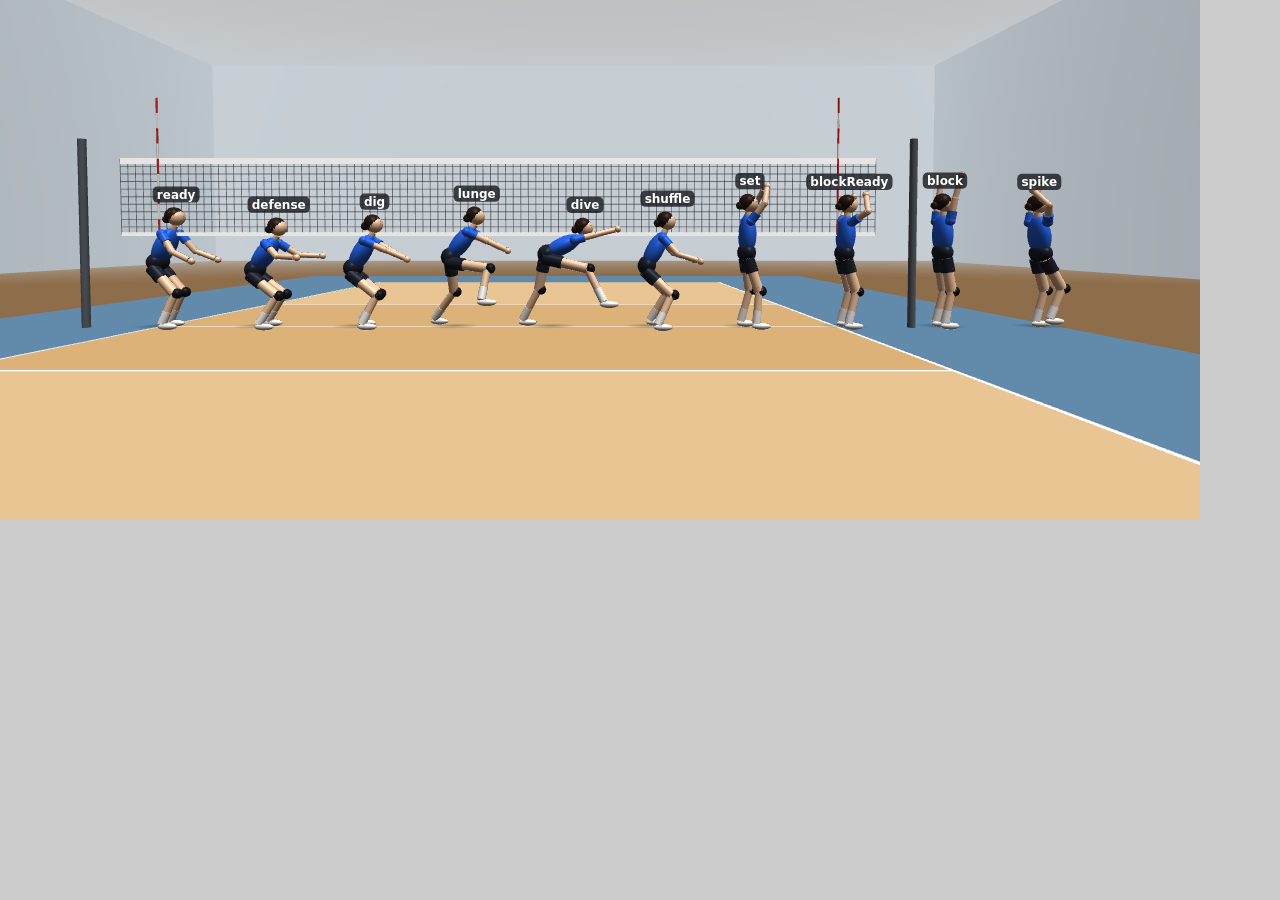
<file: tools/pose-test.html>
<!DOCTYPE html>
<html lang="zh-Hant"><head><meta charset="utf-8"><title>姿勢檢查</title>
<style>body{margin:0;background:#ccc} canvas{display:block}</style></head>
<body><canvas id="c" width="1200" height="520" style="width:1200px;height:520px"></canvas><canvas id="o" width="1200" height="520" style="position:absolute;left:0;top:0;width:1200px;height:520px"></canvas>
<script src="../js/gl3d.js"></script>
<script>
// 開發用：把每個姿勢排一排，從側面看，檢查手肘、膝蓋有沒有往奇怪的方向彎
const poses = (new URLSearchParams(location.search).get('p') || 'ready,defense,dig,lunge,dive,shuffle,set,blockReady,block,spike').split(',');
const yawDeg = +(new URLSearchParams(location.search).get('yaw') || 90);
const r = VBGL.create(document.getElementById('c'), document.getElementById('o'));
r.resize();
const people = poses.map((p, i) => ({ id:'p' + i, x:i * 1.3, y:0, z:0, h:1.7, yaw:yawDeg * Math.PI / 180, pose:p, phase:1, color:'#2563eb', label:p, foot:1 }));
const cx = (poses.length - 1) * 1.3 / 2;
function frame(){ r.render({ camera:{ eye:[cx, 9, 1.2], target:[cx, 0, .9], fov:42 }, people, ball:null, dark:false, zones:null, target:null, hud:'', arms:null }); }
let n = 0; (function loop(){ frame(); if (++n < 90) requestAnimationFrame(loop); else window.done = true; })();
</script></body></html>
</file>
<file: css/app.css>
/* 排球站位教室 — 樣式 */
:root{
  --bg:#f6f4ef; --surface:#ffffff; --ink:#1c1f23; --muted:#59626c; --line:#d9d3c7; --chip:#eeeae2;
  --accent:#0e7490; --accent-ink:#ffffff;
  --sel:#1c1f23; --sel-ink:#ffffff;
  --court:#e8c796; --court-front:#ddb67f; --courtline:#ffffff; --opp-court:#d8cbb6; --zone-num:rgba(80,55,20,.16);
  --front:#1d4ed8; --back:#047857; --setter:#c2410c; --lib:#6d28d9; --opp:#be123c; --oppfill:#be123c;
  --spike:#e11d48; --tip:#b45309; --tipfill:rgba(217,119,6,.10);
  --ball:#facc15; --ballline:#854d0e; --target:#0e7490;
  --focus:#0e7490;
  --radius:12px;
  --font: system-ui, -apple-system, "PingFang TC", "Noto Sans TC", "Noto Sans CJK TC", "Microsoft JhengHei", sans-serif;
  --app-h: 100vh;
  --side-w: clamp(300px, 36vw, 420px);
}
@supports (height: 100dvh){ :root{ --app-h: 100dvh; } }
@supports (height: 100lvh){ :root{ --app-h: min(100lvh, calc(100dvh + env(safe-area-inset-top) * 99)); } }
@media (prefers-color-scheme: dark){
  :root{
    --bg:#15171b; --surface:#1e2127; --ink:#ebe8e3; --muted:#a6adb6; --line:#343941; --chip:#272b32;
    --accent:#22b8d6; --accent-ink:#071419;
    --sel:#ebe8e3; --sel-ink:#15171b;
    --court:#6a5034; --court-front:#5e472e; --courtline:#efe6d6; --opp-court:#3b342c; --zone-num:rgba(255,240,215,.13);
    --opp:#fb7185; --oppfill:#be123c;
    --spike:#fb7185; --tip:#f59e0b; --tipfill:rgba(245,158,11,.12);
    --target:#22b8d6; --focus:#22b8d6;
  }
}
*{box-sizing:border-box}
html{ -webkit-text-size-adjust:100%; }
body{
  margin:0; background:var(--bg); color:var(--ink); font-family:var(--font);
  font-size:17px; line-height:1.55; min-height:var(--app-h);
  -webkit-tap-highlight-color:transparent;
}
[hidden]{display:none !important}
button, select{font:inherit; color:inherit}
:focus-visible{outline:3px solid var(--focus); outline-offset:2px}

/* ---------- 共用按鈕 ---------- */
.btn{
  min-height:48px; min-width:48px; padding:0 14px; border-radius:var(--radius);
  border:1px solid var(--line); background:var(--surface); cursor:pointer;
  display:inline-flex; align-items:center; justify-content:center; gap:6px;
  font-weight:500; touch-action:manipulation; user-select:none;
}
.btn:active{transform:translateY(1px)}
.btn .bi{width:22px; height:22px; flex:0 0 auto; fill:currentColor}
.btn-primary{background:var(--accent); color:var(--accent-ink); border-color:var(--accent); font-weight:700}
.btn-big{min-height:60px; font-size:1.15rem; width:100%}
.btn-ghost{background:transparent}
.btn-text{border:0; background:transparent; color:var(--accent); font-weight:700; padding:0 10px}
.btn-back{padding:0 12px; font-weight:500}
.btn-icon{padding:0; width:48px; font-size:1.3rem; font-weight:700}
.btn-link{border:0; background:none; color:var(--accent); font-weight:500; cursor:pointer; min-height:44px; padding:0 4px; text-decoration:underline; text-underline-offset:3px}
.btn[aria-disabled="true"], .btn:disabled{opacity:.45; cursor:default}
.btn[aria-pressed="true"]{background:var(--sel); color:var(--sel-ink); border-color:var(--sel); font-weight:700}
.btn[aria-pressed="true"]::before{content:"✓ "}
@media (hover:hover){
  .btn:hover{border-color:var(--muted)}
  .btn-primary:hover{filter:brightness(1.07)}
  .chips button:hover, .seg button:hover, .stepper button:hover{border-color:var(--muted)}
}

/* 分段、選項 */
.seg{display:inline-flex; border:1px solid var(--line); border-radius:var(--radius); overflow:hidden; background:var(--chip)}
.seg button{min-height:44px; min-width:44px; padding:0 14px; border:0; background:transparent; cursor:pointer; font-weight:500; white-space:nowrap}
.seg button + button{border-left:1px solid var(--line)}
.seg button[aria-pressed="true"]{background:var(--sel); color:var(--sel-ink); font-weight:700}
.seg button[aria-pressed="true"]::before{content:"✓ "}
.chips{display:flex; flex-wrap:wrap; gap:8px}
.chips button{min-height:48px; padding:0 16px; border-radius:999px; border:1px solid var(--line); background:var(--chip); cursor:pointer; font-weight:500}
.chips button[aria-pressed="true"]{background:var(--sel); color:var(--sel-ink); border-color:var(--sel); font-weight:700}
.chips button[aria-pressed="true"]::before{content:"✓ "}
.chips button[aria-disabled="true"]{opacity:.5}

/* ---------- 畫面 ---------- */
.screen{
  min-height:var(--app-h);
  padding: env(safe-area-inset-top) env(safe-area-inset-right) env(safe-area-inset-bottom) env(safe-area-inset-left);
}

/* 開始畫面 */
.home-inner{max-width:540px; margin:0 auto; padding:28px 16px 16px; display:flex; flex-direction:column; gap:16px; min-height:calc(var(--app-h) - env(safe-area-inset-top) - env(safe-area-inset-bottom))}
.home-hero{text-align:center; padding:6px 0 0}
.home-icon{border-radius:18px; display:block; margin:0 auto 12px}
.home-hero h1{font-size:1.7rem; margin:0 0 4px; letter-spacing:.02em}
.home-sub{margin:0; color:var(--muted)}
.home-steps{list-style:none; margin:-4px 0 0; padding:0; display:grid; grid-template-columns:repeat(4, 1fr); gap:6px; text-align:center; font-size:.9375rem; color:var(--muted)}
.home-steps li{display:flex; flex-direction:column; align-items:center; gap:2px}
.home-steps b{display:inline-flex; width:26px; height:26px; border-radius:50%; align-items:center; justify-content:center; background:var(--chip); color:var(--ink); font-size:.875rem; border:1px solid var(--line)}
.home-cards{display:flex; flex-direction:column; gap:8px}
.card-link{
  display:flex; align-items:center; gap:12px; width:100%; text-align:left; padding:12px 14px; min-height:68px;
  background:var(--surface); border:1px solid var(--line); border-radius:var(--radius); cursor:pointer;
}
.card-link .ci{width:30px; height:30px; flex:0 0 auto; fill:none; stroke:var(--accent); stroke-width:1.8; stroke-linecap:round; stroke-linejoin:round}
.card-link .ci circle[r=".6"]{fill:var(--accent)}
.cl-text{display:flex; flex-direction:column; flex:1; min-width:0}
.cl-text small{color:var(--muted); font-size:.875rem}
.cl-go{color:var(--accent); font-weight:500; white-space:nowrap}
.foot{margin-top:auto; display:flex; flex-wrap:wrap; justify-content:center; align-items:center; gap:4px 14px; color:var(--muted); font-size:.8125rem; padding-top:8px}
.foot .btn-link{font-size:.8125rem}

/* ---------- 主畫面 ---------- */
#main{display:flex; flex-direction:column; height:var(--app-h); min-height:0; overflow:hidden}
.topbar{display:flex; align-items:center; justify-content:space-between; gap:8px; padding:4px 8px; min-height:54px; flex:0 0 auto}
.topbar-title{font-size:1.1rem; margin:0; flex:1; text-align:center; white-space:nowrap; overflow:hidden; text-overflow:ellipsis}
/* 學習順序 */
.stepper{flex:0 0 auto; display:grid; grid-template-columns:repeat(4, 1fr); gap:6px; padding:0 10px 6px; max-width:680px; width:100%; margin:0 auto}
.stepper button{
  position:relative; min-height:54px; padding:4px 2px; border-radius:var(--radius); border:1px solid var(--line); background:var(--chip);
  cursor:pointer; display:flex; flex-direction:column; align-items:center; justify-content:center; gap:1px; line-height:1.2; touch-action:manipulation;
}
.stepper .sn{display:inline-flex; width:22px; height:22px; border-radius:50%; align-items:center; justify-content:center; font-size:.8125rem; font-weight:700; background:var(--surface); border:1px solid var(--line)}
.stepper .sl{font-weight:700; font-size:.9375rem; white-space:nowrap}
.stepper button[aria-current="step"]{background:var(--sel); color:var(--sel-ink); border-color:var(--sel)}
.stepper button[aria-current="step"] .sn{background:transparent; border-color:currentColor}
.stepper button.next{border:2px solid var(--accent)}
.stepper button.next::after{content:""; position:absolute; top:6px; right:6px; width:10px; height:10px; border-radius:50%; background:var(--accent)}
.mainwrap{flex:1; min-height:0; display:flex; flex-direction:column}
.courtbox{flex:1; min-height:230px; position:relative; display:flex; align-items:center; justify-content:center; padding:0 4px}
#court{width:100%; height:100%; display:block; touch-action:none; user-select:none; -webkit-user-select:none}
#court.is-hidden{visibility:hidden}
#court3d{position:absolute; inset:0; width:100%; height:100%; display:block; touch-action:none; border-radius:8px}
#court3dLabels{position:absolute; inset:0; width:100%; height:100%; display:block; pointer-events:none; border-radius:8px}
.court-tools{position:absolute; top:6px; right:8px; display:flex; flex-direction:column; align-items:flex-end; gap:6px; z-index:5}
.court-tools .seg{background:var(--surface); box-shadow:0 2px 8px rgba(0,0,0,.12)}
.cam-pick{display:flex; align-items:center; gap:6px; background:var(--surface); border:1px solid var(--line); border-radius:var(--radius); padding:0 4px 0 10px; box-shadow:0 2px 8px rgba(0,0,0,.12)}
.cam-k{font-size:.875rem; color:var(--muted)}
.cam-pick select{min-height:44px; border:0; background:transparent; font-weight:700; padding:0 4px; cursor:pointer}
.legend{position:absolute; top:8px; left:10px; display:flex; flex-direction:column; gap:4px; pointer-events:none; z-index:4}
.legend .lg{display:inline-flex; align-items:center; gap:6px; font-size:.8125rem; font-weight:700; background:var(--surface); border:1px solid var(--line); border-radius:8px; padding:2px 8px}
.legend .lg::before{content:""; width:16px; height:12px; border-radius:3px; flex:0 0 auto}
.lg-spike::before{background:color-mix(in srgb, var(--spike) 32%, transparent); border:1px solid var(--spike)}
.lg-tip::before{background:repeating-linear-gradient(45deg, var(--tip) 0 2px, transparent 2px 6px); border:1px solid var(--tip)}
.panel{flex:0 0 auto; padding:6px 12px 10px; display:flex; flex-direction:column; gap:8px; width:100%; max-width:680px; margin:0 auto}
.row{display:flex; gap:8px; align-items:center}
.row-sit .btn-sit{flex:1; min-width:0; justify-content:flex-start; text-align:left; padding:0 12px}
.sit-v{flex:1; min-width:0; white-space:nowrap; overflow:hidden; text-overflow:ellipsis; font-weight:700}
.sit-go{color:var(--accent); flex:0 0 auto}
#btnFreeToggle, #btnResetFree{flex:0 0 auto; padding:0 12px}
.row-ctl{justify-content:space-between; flex-wrap:wrap; row-gap:8px}
.row-ctl .stepbtns{margin-left:auto}
.rotctl{display:flex; align-items:center; gap:2px; min-width:0}
.rotctl .btn-icon svg{width:24px; height:24px; fill:currentColor}
.rotctl .rot-t{display:none; font-size:.9375rem; font-weight:700}
.rotctl.wide{flex:1; justify-content:space-between}
#rotctl.wide .btn-icon{width:auto; padding:0 12px; gap:6px}
.rotctl.wide .rot-t{display:inline}
.rot-lbl{display:flex; flex-direction:column; align-items:center; line-height:1.2; min-width:64px; text-align:center}
.rot-lbl b{font-size:1rem; white-space:nowrap}
.rot-lbl small{font-size:.8125rem; color:var(--muted); white-space:nowrap}
.stepbtns{display:flex; gap:6px}
.btn-play{background:var(--accent); color:var(--accent-ink); border-color:var(--accent)}
.btn-play svg{width:24px; height:24px; fill:currentColor; display:none}
.btn-play[data-state="play"] .ic-play, .btn-play[data-state="pause"] .ic-pause, .btn-play[data-state="replay"] .ic-replay{display:block}
.pulse{box-shadow:0 0 0 3px var(--accent); animation:pulse 1.4s ease-in-out 3}
@keyframes pulse{ 50%{box-shadow:0 0 0 7px color-mix(in srgb, var(--accent) 25%, transparent)} }
.capbox{background:var(--surface); border:1px solid var(--line); border-radius:var(--radius); padding:6px 12px 8px}
.cap-head{display:flex; align-items:center; justify-content:space-between; gap:8px; min-height:32px}
.cap-head .btn-link{min-height:44px; font-size:.9375rem; white-space:nowrap}
.step-title{font-weight:700; font-size:1rem; min-width:0; overflow:hidden; text-overflow:ellipsis; white-space:nowrap}
.capscroll{height:calc(5 * 1.55 * 1rem); overflow-y:auto; overscroll-behavior:contain; -webkit-overflow-scrolling:touch}
@media (max-height:780px){ .capscroll{height:calc(4 * 1.55 * 1rem)} }
.caption{margin:0; font-size:1rem; line-height:1.55}
.rule-line{margin:6px 0 0; font-size:.875rem; color:var(--muted)}

/* 手機橫放、平板橫放、電腦：球場在左，上方列、學習順序和工具在右邊一欄 */
@media (orientation: landscape) and (min-width: 600px), (min-width: 980px){
  #main{display:grid; grid-template-columns:minmax(0,1fr) var(--side-w); grid-template-rows:auto auto minmax(0,1fr)}
  #main > .topbar{grid-column:2; grid-row:1; border-left:1px solid var(--line)}
  #main > .stepper{grid-column:2; grid-row:2; border-left:1px solid var(--line); max-width:none; margin:0; padding-top:2px}
  .mainwrap{display:contents}
  .courtbox{grid-column:1; grid-row:1 / span 3; min-width:0; min-height:0; height:100%}
  .panel{grid-column:2; grid-row:3; max-width:none; margin:0; min-height:0; overflow-y:auto; overscroll-behavior:contain; border-left:1px solid var(--line); padding-bottom:16px}
  .capscroll{height:auto; max-height:none; overflow:visible}
  body.sit-open #main > .topbar, body.sit-open #main > .stepper, body.sit-open #main .panel{visibility:hidden}
}
/* 設定打開時（手機直放、平板直放）：收起上方列和工具，球場縮到面板上面 */
@media (max-width:979px) and (orientation: portrait), (max-width:599px){
  body.sit-open #main{height:calc(var(--app-h) - var(--sheet-h, 60vh))}
  body.sit-open #main > .topbar, body.sit-open #main > .stepper, body.sit-open #main .panel{display:none}
  body.sit-open .court-tools, body.sit-open .legend{display:none !important}
}
@media (max-height:700px){
  .capscroll{height:calc(3 * 1.55 * 1rem)}
  .panel{gap:6px; padding-top:4px}
  .topbar{min-height:48px; padding-top:2px; padding-bottom:2px}
  .stepper{padding-bottom:4px}
  .stepper button{min-height:44px; flex-direction:row; gap:4px}
  .stepper .sn{width:20px; height:20px}
  .panel .row .btn{min-height:44px}
  .panel .row .btn-icon{width:44px}
}
@media (orientation: landscape) and (max-height: 500px){
  .topbar{min-height:50px; padding:2px 8px}
  .stepper button{min-height:46px; flex-direction:row; gap:4px}
}

/* ---------- SVG 球場 ---------- */
.zn{font-size:1.15px; font-weight:700; fill:var(--zone-num); text-anchor:middle; dominant-baseline:central; pointer-events:none}
.pl, .tagpos{cursor:default}
.tagpos{pointer-events:none}
.tagpos.dragging{transition:none}
.pl .tok{transition:transform .2s}
.pl .face{transition:transform var(--mv,600ms) cubic-bezier(.3,.1,.2,1); opacity:.7; pointer-events:none}
.mode-free .pl{cursor:grab}
.pl.dragging, .pl.dragging .face{transition:none; cursor:grabbing}
.pl .body{stroke:#fff; stroke-width:.05}
.pl text{fill:#fff; font-weight:700; text-anchor:middle; dominant-baseline:central; pointer-events:none}
.pl .badge circle{fill:var(--surface); stroke:var(--ink); stroke-width:.035}
.pl .badge text{fill:var(--ink)}
.pl.is-dig .ring{stroke:var(--ink); stroke-width:.09; fill:none; opacity:1}
.pl .ring{opacity:0; transition:opacity .2s}
.pl.is-backup .ring{stroke:var(--ink); stroke-width:.06; stroke-dasharray:.14 .1; fill:none; opacity:1}
.rg{transition:opacity .25s}
.rg.dragging{transition:none}
.rg circle{stroke-width:.04}
.rg.hot circle{stroke-width:.09; fill-opacity:.32}
.rg.off{opacity:0}
.tag-svg rect{fill:var(--ink)}
.tag-svg text{fill:var(--bg); font-weight:700; text-anchor:middle; dominant-baseline:central}
#attacker, #server{cursor:grab}
#attacker.dragging, #server.dragging{cursor:grabbing}
#ball{cursor:grab}
.prev-line{stroke:var(--opp); stroke-width:.05; stroke-dasharray:.18 .1; fill:none}
.target{fill:var(--target); fill-opacity:.12; stroke:var(--target); stroke-width:.04; stroke-dasharray:.14 .1}
.target-t{font-size:.3px; fill:var(--target); font-weight:700; text-anchor:middle}
.out-t{font-size:.5px; font-weight:800; fill:var(--opp); text-anchor:middle}
.hint-finger{pointer-events:none}
@media (prefers-reduced-motion: reduce){
  .pl, .rg, .tagpos, .pl .face{transition:none !important}
  .hint-finger animateMotion{display:none}
  .pulse{animation:none}
}

/* ---------- 面板（不加遮罩）：手機直放從下面出來，橫放和大螢幕從右邊出來 ---------- */
.sheet{
  position:fixed; left:0; right:0; bottom:0; z-index:40; max-height:min(62vh, calc(var(--app-h) - 300px)); display:flex; flex-direction:column;
  background:var(--surface); border-top-left-radius:16px; border-top-right-radius:16px; border:1px solid var(--line); border-bottom:0;
  box-shadow:0 -6px 24px rgba(0,0,0,.12); padding-bottom:env(safe-area-inset-bottom);
  transform:translateY(0); transition:transform .25s cubic-bezier(.2,.8,.2,1);
  max-width:720px; margin:0 auto;
}
.sheet.closing{transform:translateY(105%)}
.sheet.dragging{transition:none}
@media (orientation: landscape) and (min-width: 600px), (min-width: 980px){
  .sheet{
    left:auto; right:0; top:0; bottom:0; width:calc(var(--side-w) + env(safe-area-inset-right)); max-width:none; max-height:none; margin:0;
    border-radius:16px 0 0 16px; border:1px solid var(--line); border-right:0; box-shadow:-6px 0 24px rgba(0,0,0,.14);
    padding:env(safe-area-inset-top) env(safe-area-inset-right) env(safe-area-inset-bottom) 0;
  }
  .sheet.closing{transform:translateX(105%)}
}
.sheet-grab{display:flex; justify-content:center; padding:8px 0 2px; touch-action:none; cursor:grab}
.sheet-grab span{width:40px; height:5px; border-radius:3px; background:var(--line)}
@media (hover:hover) and (pointer:fine){ .sheet-grab{display:none} .sheet{padding-top:8px} }
.sheet-head{display:flex; align-items:center; justify-content:space-between; padding:0 8px 4px 16px; touch-action:none}
.sheet-head h2{font-size:1.1rem; margin:0}
.sheet-body{overflow-y:auto; padding:4px 16px 16px; overscroll-behavior:contain}
.sitform fieldset{border:0; margin:0 0 14px; padding:0}
.sitform legend{font-size:.9375rem; color:var(--muted); font-weight:500; margin-bottom:6px; padding:0}
.hint-line{margin:6px 0 0; font-size:.9375rem; color:var(--muted)}
.tasks{list-style:none; margin:0; padding:0}
.tasks li{display:flex; gap:10px; align-items:flex-start; padding:8px 0; border-bottom:1px solid var(--line)}
.tasks li:last-child{border-bottom:0}
.tasks .who{flex:0 0 auto; min-width:84px; text-align:center; color:#fff; border-radius:999px; font-size:.875rem; font-weight:700; padding:2px 8px; margin-top:2px}
.det-stance{margin-top:10px}

/* ---------- 疊在上面的視窗 ---------- */
.overlay{position:fixed; inset:0; z-index:60; background:rgba(0,0,0,.42); display:flex; align-items:flex-end; justify-content:center}
.ov-card{
  background:var(--surface); width:100%; max-width:720px; height:calc(var(--app-h) - env(safe-area-inset-top) - 8px);
  border-top-left-radius:16px; border-top-right-radius:16px; display:flex; flex-direction:column; overflow:hidden;
  padding-bottom:env(safe-area-inset-bottom); transition:transform .25s cubic-bezier(.2,.8,.2,1);
}
.ov-card.dragging{transition:none}
.ov-small{height:auto; max-height:80vh}
@media (min-width:768px) and (min-height:600px){
  .overlay{align-items:center}
  .ov-card{height:min(780px, calc(var(--app-h) - 48px)); border-radius:16px; max-width:680px}
  .ov-small{height:auto}
}
@media (orientation: landscape) and (max-height:600px){
  .ov-card{padding-left:env(safe-area-inset-left); padding-right:env(safe-area-inset-right)}
}
.ov-head{display:grid; grid-template-columns:1fr auto 1fr; align-items:center; padding:2px 8px 6px; touch-action:none}
.ov-head h2{font-size:1.1rem; margin:0; text-align:center}
.ov-head .btn-back{justify-self:start}
.ov-head .btn-text{justify-self:end}
.ov-body{flex:1; min-height:0; display:flex; flex-direction:column; overflow:hidden}
.ov-foot{margin:0; padding:6px 16px 8px; font-size:.8125rem; color:var(--muted); text-align:center}
.report-body{padding:4px 20px 20px; overflow:auto}
.small{font-size:.875rem; color:var(--muted)}
.help-toc{overflow-y:auto; padding:4px 16px 16px; display:flex; flex-direction:column; gap:8px}
.toc-lead{margin:0 0 4px; color:var(--muted); font-size:.9375rem}
.help-topic{flex:1; min-height:0; display:flex; flex-direction:column}
.cards-viewport{flex:1; min-height:0; overflow:hidden; touch-action:pan-y; position:relative}
.cards-track{display:flex; height:100%; transition:transform .25s cubic-bezier(.2,.8,.2,1); will-change:transform}
.cards-track.dragging{transition:none}
.hcard{flex:0 0 100%; height:100%; overflow-y:auto; padding:4px 20px 12px; display:flex; flex-direction:column; gap:10px}
.hcard .shot{width:100%; max-height:52vh; object-fit:contain; border:1px solid var(--line); border-radius:12px; background:var(--bg)}
.hcard .shot-box{display:flex; justify-content:center}
.hcard h3{margin:4px 0 0; font-size:1.15rem}
.hcard p{margin:0}
.hcard .src{font-size:.875rem; color:var(--muted)}
.hcard .art{display:flex; justify-content:center; padding:12px 0}
.hcard .art svg{width:160px; height:120px}
.diag-box{display:flex; justify-content:center; background:var(--bg); border:1px solid var(--line); border-radius:12px; padding:6px}
.diag-box svg{width:100%; height:auto; max-height:50vh}
@media (orientation: landscape) and (max-height:600px){
  .hcard{flex-direction:row; flex-wrap:wrap; align-content:flex-start}
  .hcard .shot-box, .hcard .diag-box, .hcard .art{flex:0 0 52%; max-width:52%}
  .hcard .shot, .hcard .diag-box svg{max-height:calc(var(--app-h) - 150px)}
  .hcard h3, .hcard p{flex:1 1 40%; min-width:0}
  .hcard > h3{order:1}
}
.cards-nav{display:flex; align-items:center; justify-content:space-between; gap:8px; padding:8px 20px 4px}
.help-count{color:var(--muted); font-size:.9375rem}

/* ---------- 觀念和規則 ---------- */
#know{display:flex; flex-direction:column}
.know-body{max-width:720px; margin:0 auto; padding:4px 16px 24px; width:100%}
.know-lead{color:var(--muted); margin:4px 0 12px}
.know-diag{margin:0 0 12px}
details{background:var(--surface); border:1px solid var(--line); border-radius:var(--radius); margin:0 0 10px; padding:0 14px}
summary{min-height:52px; display:flex; align-items:center; font-weight:700; cursor:pointer; list-style:none}
summary::-webkit-details-marker{display:none}
summary::after{content:"›"; margin-left:auto; transform:rotate(90deg); color:var(--muted); font-size:1.2rem; transition:transform .2s}
details[open] summary::after{transform:rotate(-90deg)}
details > :last-child{margin-bottom:14px}
.rules li, details li{margin:6px 0}
.tag{display:inline-block; font-size:.75rem; font-weight:700; border:1px solid var(--line); border-radius:6px; padding:0 6px; margin-left:6px; color:var(--muted); vertical-align:1px}
.note{background:var(--chip); border-radius:8px; padding:8px 10px; font-size:.9375rem}
.refs a{color:var(--accent); word-break:break-word}
.foot-know{margin-top:16px}

/* ---------- 提示 ---------- */
.toast{
  position:fixed; left:50%; top:calc(60px + env(safe-area-inset-top)); transform:translateX(-50%); z-index:80;
  background:var(--ink); color:var(--bg); border-radius:12px; padding:8px 8px 8px 14px; display:flex; align-items:center; gap:8px;
  max-width:calc(100vw - 32px); font-size:.9375rem; box-shadow:0 6px 20px rgba(0,0,0,.2);
}
.toast .btn-link{color:var(--bg)}

/* 隊員版：只留隊上的站法和自己擺，教練用的選項藏起來 */
body.simple .coach-only, body.simple [data-coach]{ display:none !important; }
#btnShareTeam{ margin-top:8px; width:100%; }
.plat-t{font-weight:700; fill:var(--accent); text-anchor:middle; dominant-baseline:central; paint-order:stroke; stroke:var(--court); stroke-width:.08px}

/* 誰接小遊戲、隊員名字 */
.quiz-btns{display:flex; align-items:center; gap:12px; margin-left:auto}
.btn-sm{min-height:44px; padding:0 14px; font-size:.95rem}
.pl.quiz-pick .body{stroke:var(--opp); stroke-width:.12}
body.quiz-on .pl{cursor:pointer}
.name-grid{display:grid; grid-template-columns:repeat(auto-fill, minmax(140px, 1fr)); gap:8px; margin-top:8px}
.name-grid label{display:flex; flex-direction:column; gap:4px; font-size:.85rem; color:var(--muted)}
.name-grid input{min-height:44px; font-size:16px; padding:0 10px; border-radius:10px; border:1px solid var(--line); background:var(--surface); color:var(--ink)}
.quiz-btns .btn, .quiz-btns .btn-link{white-space:nowrap} .cap-head{flex-wrap:wrap; row-gap:4px}
</file>
